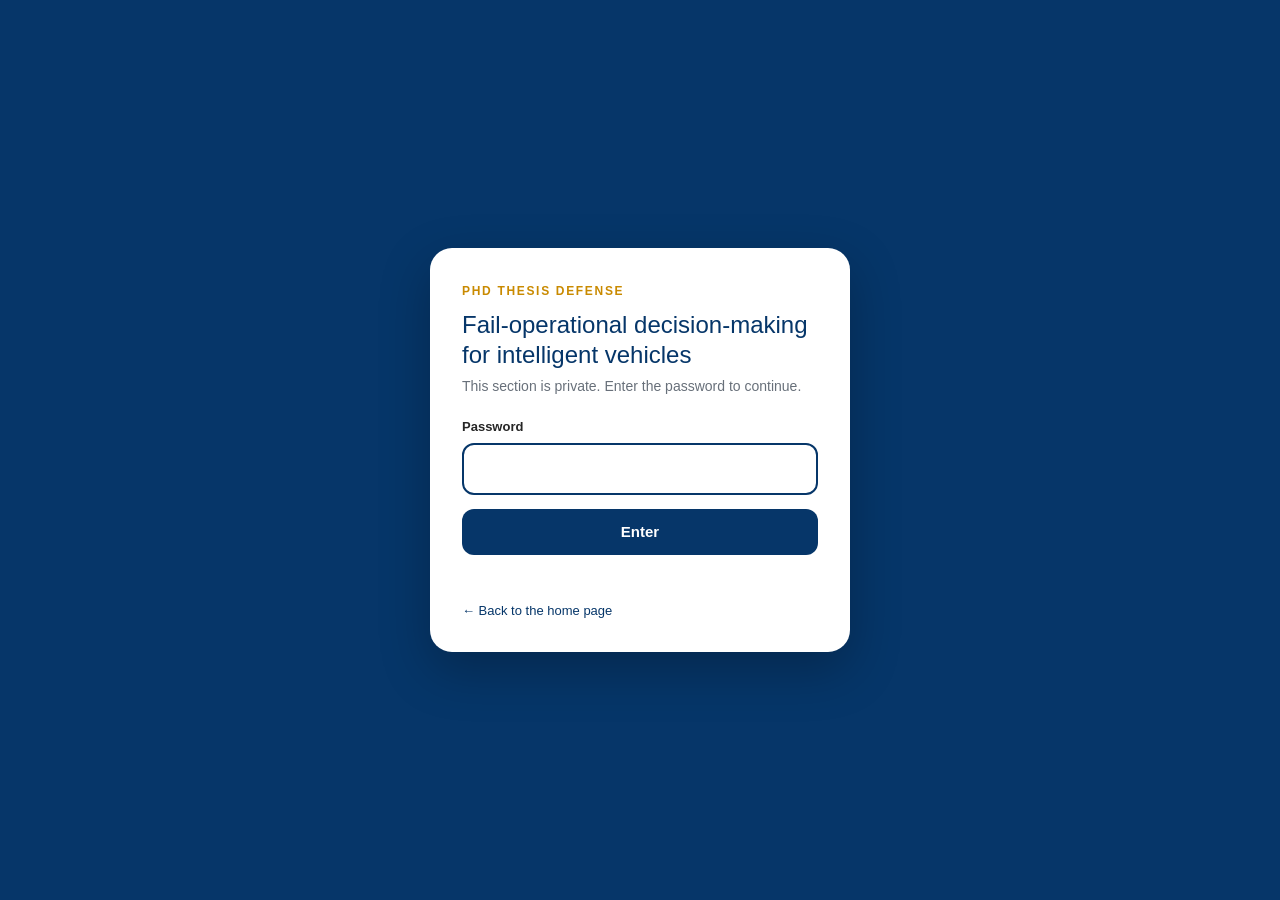
<file: defense/index.html>
<!DOCTYPE html><html lang="en" class="dark" data-astro-cid-uknzfk7s> <head><meta charset="utf-8"><meta name="viewport" content="width=device-width"><meta name="robots" content="noindex"><script src="/defense/gate.js"></script><meta name="description" content="Animations of the PhD defense of Rhandy Cardenas: fail-operational decision-making for intelligent vehicles."><title>Thesis defense · Rhandy Cardenas</title><link rel="icon" type="image/png" sizes="192x192" href="/favicon.png"><link rel="shortcut icon" href="/favicon.ico"><link rel="preconnect" href="https://fonts.googleapis.com"><link rel="preconnect" href="https://fonts.gstatic.com" crossorigin><link href="https://fonts.googleapis.com/css2?family=IBM+Plex+Mono:wght@400;500;600;700&display=swap" rel="stylesheet"><link rel="stylesheet" href="/_astro/defense.CQtnBji9.css">
<link rel="stylesheet" href="/_astro/defense.CpDO8puA.css"></head> <body data-astro-cid-uknzfk7s> <header id="header" class="sticky top-0 z-50 border-b border-[#334155]/60 bg-[#0a0f1e]/95 backdrop-blur-md" data-astro-cid-3ef6ksr2> <nav aria-label="Main navigation" class="relative max-w-6xl mx-auto px-6 py-4" data-astro-cid-3ef6ksr2> <ul class="flex flex-wrap items-center justify-center gap-x-5 gap-y-3 md:gap-x-8 text-xs md:text-sm" data-astro-cid-3ef6ksr2> <li data-astro-cid-3ef6ksr2><a href="/#experience" class="text-[#cbd5e1] hover:text-[#60a5fa] transition-colors" data-astro-cid-3ef6ksr2>Experience</a></li><li data-astro-cid-3ef6ksr2><a href="/#about" class="text-[#cbd5e1] hover:text-[#60a5fa] transition-colors" data-astro-cid-3ef6ksr2>Expertise</a></li><li data-astro-cid-3ef6ksr2><details data-project-menu class="project-menu" data-astro-cid-3ef6ksr2> <summary class="flex cursor-pointer list-none items-center gap-2 text-[#cbd5e1] hover:text-[#60a5fa] focus-visible:outline-2 focus-visible:outline-[#60a5fa] [&::-webkit-details-marker]:hidden" data-astro-cid-3ef6ksr2>Projects <svg class="project-chevron" aria-hidden="true" width="12" height="12" viewBox="0 0 16 16" fill="none" data-astro-cid-3ef6ksr2><path d="m3 6 5 5 5-5" stroke="currentColor" stroke-width="1.5" data-astro-cid-3ef6ksr2></path></svg></summary> <div class="project-panel" data-astro-cid-3ef6ksr2> <a href="/#academic-projects" class="project-overview" data-astro-cid-3ef6ksr2>Explore all projects <span aria-hidden="true" data-astro-cid-3ef6ksr2>→</span></a> <ul class="project-list" data-astro-cid-3ef6ksr2><li data-astro-cid-3ef6ksr2><a href="/projects/quadruped-mine-exploration/" class="project-option" data-astro-cid-3ef6ksr2><span data-astro-cid-3ef6ksr2><span class="project-name" data-astro-cid-3ef6ksr2>Quadruped Robot for Underground Mine Exploration</span><span class="project-category" data-astro-cid-3ef6ksr2>Robotics · Technical supervision</span></span><span class="project-arrow" aria-hidden="true" data-astro-cid-3ef6ksr2>↗</span></a></li><li data-astro-cid-3ef6ksr2><a href="/projects/iut-cachan-robotics/" class="project-option" data-astro-cid-3ef6ksr2><span data-astro-cid-3ef6ksr2><span class="project-name" data-astro-cid-3ef6ksr2>National IUT Robotics Competition · Cachan</span><span class="project-category" data-astro-cid-3ef6ksr2>Robotics · Embedded systems</span></span><span class="project-arrow" aria-hidden="true" data-astro-cid-3ef6ksr2>↗</span></a></li><li data-astro-cid-3ef6ksr2><a href="/projects/utac-challenge-2024/" class="project-option" data-astro-cid-3ef6ksr2><span data-astro-cid-3ef6ksr2><span class="project-name" data-astro-cid-3ef6ksr2>UTAC Challenge 2024</span><span class="project-category" data-astro-cid-3ef6ksr2>Autonomous driving · Mentoring</span></span><span class="project-arrow" aria-hidden="true" data-astro-cid-3ef6ksr2>↗</span></a></li><li data-astro-cid-3ef6ksr2><a href="/projects/fuzzy-system-carla/" class="project-option" data-astro-cid-3ef6ksr2><span data-astro-cid-3ef6ksr2><span class="project-name" data-astro-cid-3ef6ksr2>Fuzzy System for CARLA</span><span class="project-category" data-astro-cid-3ef6ksr2>Decision-making · Open source</span></span><span class="project-arrow" aria-hidden="true" data-astro-cid-3ef6ksr2>↗</span></a></li><li data-astro-cid-3ef6ksr2><a href="/projects/ieee-vams-2025/" class="project-option" data-astro-cid-3ef6ksr2><span data-astro-cid-3ef6ksr2><span class="project-name" data-astro-cid-3ef6ksr2>IEEE VAMS 2025 · Organizing Committee</span><span class="project-category" data-astro-cid-3ef6ksr2>Autonomous systems · Community</span></span><span class="project-arrow" aria-hidden="true" data-astro-cid-3ef6ksr2>↗</span></a></li></ul> </div> </details></li><li data-astro-cid-3ef6ksr2><a href="/#publications" class="text-[#cbd5e1] hover:text-[#60a5fa] transition-colors" data-astro-cid-3ef6ksr2>Publications</a></li><li data-astro-cid-3ef6ksr2><a href="/#engagement" class="text-[#cbd5e1] hover:text-[#60a5fa] transition-colors" data-astro-cid-3ef6ksr2>Engagement</a></li><li data-astro-cid-3ef6ksr2><a href="/#education" class="text-[#cbd5e1] hover:text-[#60a5fa] transition-colors" data-astro-cid-3ef6ksr2>Education</a></li><li data-astro-cid-3ef6ksr2><a href="/#credentials" class="text-[#cbd5e1] hover:text-[#60a5fa] transition-colors" data-astro-cid-3ef6ksr2>Courses</a></li> <li class="xl:hidden" data-astro-cid-3ef6ksr2><a href="/defense/" aria-current="page" class="defense-tab inline-flex" data-astro-cid-3ef6ksr2>Thesis defense</a></li> </ul> <a href="/defense/" aria-current="page" class="defense-tab defense-tab-corner hidden xl:inline-flex" data-astro-cid-3ef6ksr2>Thesis defense</a> </nav> </header>  <script type="module">const e=document.querySelector("[data-project-menu]");if(e){const o=()=>{const t=e.querySelector(".project-panel");if(!e.open||!t)return;const n=e.getBoundingClientRect(),a=Math.max(16,Math.min(n.left,document.documentElement.clientWidth-t.offsetWidth-16));e.style.setProperty("--panel-offset",`${a-n.left}px`),t.style.maxHeight=`${Math.max(80,Math.min(window.innerHeight*.7,window.innerHeight-n.bottom-32))}px`};e.addEventListener("toggle",o),window.addEventListener("resize",o),document.addEventListener("click",t=>{t.target instanceof Node&&!e.contains(t.target)&&(e.open=!1),t.target instanceof Element&&t.target.closest("[data-project-menu] a")&&(e.open=!1)}),document.addEventListener("keydown",t=>{t.key==="Escape"&&e.open&&(e.open=!1,e.querySelector("summary")?.focus())}),e.addEventListener("focusout",()=>{requestAnimationFrame(()=>{e.contains(document.activeElement)||(e.open=!1)})})}</script> <div class="border-b border-[#334155]" data-astro-cid-uknzfk7s> <nav aria-label="Page navigation" class="max-w-6xl mx-auto px-6 py-5 flex flex-wrap justify-between gap-4 text-sm" data-astro-cid-uknzfk7s> <a href="/" class="font-semibold text-[#e2e8f0] hover:text-[#60a5fa]" data-astro-cid-uknzfk7s>Rhandy Cardenas</a> <a href="/" class="text-[#60a5fa] hover:underline" data-astro-cid-uknzfk7s>← Home</a> </nav> </div> <main class="max-w-6xl mx-auto px-6 py-10 md:py-14" data-astro-cid-uknzfk7s> <p class="text-xs uppercase tracking-widest text-[#60a5fa]" data-astro-cid-uknzfk7s>PhD thesis defense</p> <h1 class="mt-4 text-2xl md:text-4xl font-bold leading-tight max-w-4xl" data-astro-cid-uknzfk7s>Fail-operational decision-making for intelligent vehicles</h1> <a href="/defense/presentation/" class="talk-card mt-8" data-astro-cid-uknzfk7s> <span class="talk-kicker" data-astro-cid-uknzfk7s>Final presentation</span> <span class="talk-title" data-astro-cid-uknzfk7s>The full defense presentation, contribution by contribution</span> <span class="talk-text" data-astro-cid-uknzfk7s>A short introduction, then one part per contribution with its related work, method and results. The animations and the use-case videos sit where they belong, with links between parts, an appendix and a presenter view.</span> <span class="talk-go" data-astro-cid-uknzfk7s>Open the presentation →</span> </a> <p class="mt-10 text-sm text-[#94a3b8] leading-relaxed max-w-3xl" data-astro-cid-uknzfk7s>
The animations alone, played part by part. Click the animation, use the buttons below it, or press → or Space,
        for the next part; ← goes back. Each part stops on its last frame.
</p> <div class="mt-10 grid lg:grid-cols-[260px_minmax(0,1fr)] gap-8" data-astro-cid-uknzfk7s> <nav aria-label="Animations" data-astro-cid-uknzfk7s> <ol class="grid sm:grid-cols-2 lg:grid-cols-1 gap-2" id="anim-list" data-astro-cid-uknzfk7s> <li data-astro-cid-uknzfk7s> <button type="button" class="anim-choice" data-anim="0" aria-current="false" data-astro-cid-uknzfk7s> <span class="anim-index" data-astro-cid-uknzfk7s>1</span> <span class="min-w-0" data-astro-cid-uknzfk7s> <span class="anim-section" data-astro-cid-uknzfk7s>Context and problem</span> <span class="anim-title" data-astro-cid-uknzfk7s>Why the ODD must enter the decision</span> </span> </button> </li><li data-astro-cid-uknzfk7s> <button type="button" class="anim-choice" data-anim="1" aria-current="false" data-astro-cid-uknzfk7s> <span class="anim-index" data-astro-cid-uknzfk7s>2</span> <span class="min-w-0" data-astro-cid-uknzfk7s> <span class="anim-section" data-astro-cid-uknzfk7s>Decisional capability</span> <span class="anim-title" data-astro-cid-uknzfk7s>The Maneuver Capability Estimator</span> </span> </button> </li><li data-astro-cid-uknzfk7s> <button type="button" class="anim-choice" data-anim="2" aria-current="false" data-astro-cid-uknzfk7s> <span class="anim-index" data-astro-cid-uknzfk7s>3</span> <span class="min-w-0" data-astro-cid-uknzfk7s> <span class="anim-section" data-astro-cid-uknzfk7s>Decisional capability · Sense skill</span> <span class="anim-title" data-astro-cid-uknzfk7s>What distance to keep behind the front vehicle</span> </span> </button> </li><li data-astro-cid-uknzfk7s> <button type="button" class="anim-choice" data-anim="3" aria-current="false" data-astro-cid-uknzfk7s> <span class="anim-index" data-astro-cid-uknzfk7s>4</span> <span class="min-w-0" data-astro-cid-uknzfk7s> <span class="anim-section" data-astro-cid-uknzfk7s>Decisional capability · Sense skill</span> <span class="anim-title" data-astro-cid-uknzfk7s>The lane change window closes in the fog</span> </span> </button> </li><li data-astro-cid-uknzfk7s> <button type="button" class="anim-choice" data-anim="4" aria-current="false" data-astro-cid-uknzfk7s> <span class="anim-index" data-astro-cid-uknzfk7s>5</span> <span class="min-w-0" data-astro-cid-uknzfk7s> <span class="anim-section" data-astro-cid-uknzfk7s>ODD-constrained MDP</span> <span class="anim-title" data-astro-cid-uknzfk7s>The search tree of the ODD-MDP</span> </span> </button> </li><li data-astro-cid-uknzfk7s> <button type="button" class="anim-choice" data-anim="5" aria-current="false" data-astro-cid-uknzfk7s> <span class="anim-index" data-astro-cid-uknzfk7s>6</span> <span class="min-w-0" data-astro-cid-uknzfk7s> <span class="anim-section" data-astro-cid-uknzfk7s>ODD-constrained POMDP</span> <span class="anim-title" data-astro-cid-uknzfk7s>The belief and the ODD-constrained Monte Carlo search</span> </span> </button> </li> </ol> </nav> <section aria-labelledby="anim-heading" class="min-w-0" data-astro-cid-uknzfk7s> <div class="player" id="player" data-astro-cid-uknzfk7s> <video id="vid" playsinline muted preload="auto" aria-label="Animation: click to play the next part" data-astro-cid-uknzfk7s></video> <button type="button" class="fs-button" id="fs" aria-label="Full screen" title="Full screen (F)" data-astro-cid-uknzfk7s> <svg aria-hidden="true" width="18" height="18" viewBox="0 0 24 24" fill="none" stroke="currentColor" stroke-width="2" data-astro-cid-uknzfk7s><path d="M4 9V4h5M15 4h5v5M20 15v5h-5M9 20H4v-5" data-astro-cid-uknzfk7s></path></svg> </button> </div> <div class="steps" aria-label="Parts of the animation" data-astro-cid-uknzfk7s> <button type="button" class="step-btn" id="step-prev" aria-label="Previous part" title="Previous part (←)" data-astro-cid-uknzfk7s> <svg aria-hidden="true" width="18" height="18" viewBox="0 0 24 24" fill="none" stroke="currentColor" stroke-width="3" stroke-linecap="round" stroke-linejoin="round" data-astro-cid-uknzfk7s><path d="M15 5l-7 7 7 7" data-astro-cid-uknzfk7s></path></svg> </button> <div class="step-info" data-astro-cid-uknzfk7s><span class="step-count" id="step-count" data-astro-cid-uknzfk7s></span><span class="step-name" id="step-name" data-astro-cid-uknzfk7s></span></div> <button type="button" class="step-btn" id="step-next" aria-label="Next part" title="Next part (→)" data-astro-cid-uknzfk7s> <svg aria-hidden="true" width="18" height="18" viewBox="0 0 24 24" fill="none" stroke="currentColor" stroke-width="3" stroke-linecap="round" stroke-linejoin="round" data-astro-cid-uknzfk7s><path d="M9 5l7 7-7 7" data-astro-cid-uknzfk7s></path></svg> </button> </div> <p class="mt-3 text-xs text-[#64748b]" data-astro-cid-uknzfk7s>→ / Space / click: next part · ← : back · F: full screen · 1–6: choose an animation</p> <p class="mt-6 text-xs uppercase tracking-wider text-[#60a5fa]" id="anim-section" data-astro-cid-uknzfk7s></p> <h2 id="anim-heading" class="mt-2 text-xl md:text-2xl font-semibold" data-astro-cid-uknzfk7s></h2> <p id="anim-summary" class="mt-3 text-sm text-[#b8c5d8] leading-relaxed max-w-3xl" data-astro-cid-uknzfk7s></p> <ol class="mt-6 grid sm:grid-cols-2 xl:grid-cols-3 gap-2" id="parts" aria-label="Parts" data-astro-cid-uknzfk7s></ol> </section> </div> </main> <footer class="border-t border-[#334155] px-6 py-8 text-center text-xs text-[#94a3b8]" data-astro-cid-uknzfk7s>Rhandy Cardenas · Research, engineering & autonomous systems</footer>  <script>(function(){const animations = [{"id":"problem","section":"Context and problem","title":"Why the ODD must enter the decision","summary":"Each decision is admissible when it is taken, yet the sequence can leave no fallback. Anticipating the loss of capability, the policy can always lead the vehicle to a minimal risk condition.","src":"/videos/defense/problem.mp4?v=4","duration":36,"parts":[[0,"Each decision is checked when it is taken"],[9,"Yet the sequence leaves no fallback"],[16,"Anticipate the loss of capability"],[25.5,"Fail-operational: a minimal risk condition always within reach"]]},{"id":"mce","section":"Decisional capability","title":"The Maneuver Capability Estimator","summary":"Each maneuver relies on a graph of skills. A change of context removes only the maneuvers that need the lost skill, and every loss is traced back to it.","src":"/videos/defense/mce.mp4","duration":51.5,"parts":[[0,"Each maneuver relies on its own skill graph"],[12.5,"A maneuver is ensured when all its skills are fulfilled"],[21,"A change of context affects only the maneuvers that need the skill"],[32.5,"A shared skill is lost: every maneuver that needs it is lost"],[44.5,"Every loss is traced back to a change of context"]]},{"id":"rss","section":"Decisional capability · Sense skill","title":"What distance to keep behind the front vehicle","summary":"The safe distance of RSS: enough to stop in time, and enough for the ACC to settle in smoothly behind a vehicle that slows down.","src":"/videos/defense/rss.mp4","duration":27.6,"parts":[[0,"How much distance to stop in time?"],[16.91,"How much distance to settle in smoothly behind it?"]]},{"id":"window","section":"Decisional capability · Sense skill","title":"The lane change window closes in the fog","summary":"The perception range required in three zones defines a speed window for the lane change. Fog narrows it until it closes, while keeping the lane remains ensured.","src":"/videos/defense/window.mp4?v=2","duration":53,"parts":[[0,"Required perception range: one RSS rule, three zones"],[6,"Speed trades the rear zone against the front zones"],[14.5,"Above both curves, the lane change is ensured"],[18.5,"Fog shrinks the envelope: the speed window narrows"],[27,"Too slow or too fast: a zone is no longer covered"],[36,"Below a visibility limit: Keep Lane ensured, lane change not ensured"],[46.5,"Uncertainty on the traffic speed: the limit rises"]]},{"id":"search","section":"ODD-constrained MDP","title":"The search tree of the ODD-MDP","summary":"Every action leads to a predicted state, and the MCE checks it: a state outside the ODD is not expanded, so none of its futures is computed. The search narrows like a funnel, the best ensured sequence is selected, and the search starts again after each action.","src":"/videos/defense/search.mp4?v=3","duration":49.57,"parts":[[0,"Deciding means exploring possible futures"],[5,"The MCE checks every predicted state"],[13.4,"Only ensured states are expanded, up to the horizon"],[21.6,"What we gain: no time spent beyond the ODD"],[31.4,"Among the ensured futures, the best sequence"],[38.6,"Execute the first action, then explore again"]]},{"id":"pomcp","section":"ODD-constrained POMDP","title":"The belief and the ODD-constrained Monte Carlo search","summary":"Under uncertainty the state becomes a belief over particles. An action is ensured when a share τ of them ensures it, and the search explores only ensured actions.","src":"/videos/defense/pomcp.mp4","duration":74.15,"parts":[[0,"Under uncertainty, the current state becomes a belief"],[19,"An action is ensured when a share τ of the particles ensures it"],[30.6,"Monte Carlo search: one simulation at a time"],[46,"Many simulations: the tree grows where it matters"],[59.37,"Execute the best ensured action, rebuild the belief, search again"]]}];

      const vid = document.getElementById("vid");
      const player = document.getElementById("player");
      const partsList = document.getElementById("parts");
      const choices = Array.from(document.querySelectorAll("[data-anim]"));
      const EPS = 1 / 60;
      let anim = 0;          // selected animation
      let cur = -1;          // current part, -1 = first frame before part 1
      let playing = false;
      let stopAt = 0;
      let partButtons = [];

      const A = () => animations[anim];
      const startOf = (i) => A().parts[i][0];
      const endOf = (i) => (i + 1 < A().parts.length ? A().parts[i + 1][0]
                                                     : (vid.duration || A().duration)) - 2 * EPS;

      const stepPrev = document.getElementById("step-prev");
      const stepNext = document.getElementById("step-next");
      function markParts() {
        partButtons.forEach((b, i) => b.setAttribute("aria-current", i === cur ? "true" : "false"));
        const n = A().parts.length;
        document.getElementById("step-count").textContent = cur < 0 ? `Ready · ${n} parts` : `Part ${cur + 1} / ${n}`;
        document.getElementById("step-name").textContent = cur < 0 ? "Press → or the button to play part 1" : A().parts[cur][1];
        stepPrev.disabled = cur < 0;
        stepNext.disabled = cur >= n - 1 && !playing;
      }

      function select(k, focusList) {
        if (k < 0 || k >= animations.length) return;
        anim = k; cur = -1; playing = false;
        vid.pause();
        vid.src = A().src;
        vid.load();
        choices.forEach((c, i) => c.setAttribute("aria-current", i === k ? "true" : "false"));
        document.getElementById("anim-section").textContent = A().section;
        document.getElementById("anim-heading").textContent = A().title;
        document.getElementById("anim-summary").textContent = A().summary;
        partsList.innerHTML = "";
        partButtons = A().parts.map(([, name], i) => {
          const li = document.createElement("li");
          const b = document.createElement("button");
          b.type = "button";
          b.className = "part-choice";
          b.innerHTML = '<span class="part-label"></span><span class="part-name"></span>';
          b.querySelector(".part-label").textContent = "Part " + (i + 1);
          b.querySelector(".part-name").textContent = name;
          b.addEventListener("click", () => { b.blur(); playPart(i); });
          li.appendChild(b);
          partsList.appendChild(li);
          return b;
        });
        markParts();
        if (history.replaceState) history.replaceState(null, "", "#" + A().id);
        if (focusList) choices[k].focus();
      }

      // stop exactly on the last frame of the part
      function watch() {
        if (!playing) return;
        if (vid.currentTime >= stopAt) {
          vid.pause();
          vid.currentTime = stopAt;
          playing = false;
          markParts();
          return;
        }
        requestAnimationFrame(watch);
      }

      function playPart(i) {
        if (i < 0 || i >= A().parts.length) return;
        cur = i;
        stopAt = endOf(i);
        vid.currentTime = startOf(i) + EPS;
        playing = true;
        vid.play().then(() => requestAnimationFrame(watch)).catch(() => { playing = false; });
        markParts();
      }

      function next() {
        if (playing) {               // a click during a part completes it, as in a slide show
          playing = false;
          vid.pause();
          vid.currentTime = stopAt;
          markParts();
          return;
        }
        if (cur + 1 < A().parts.length) playPart(cur + 1);
      }

      // back: show at once the state before the current part
      function prev() {
        playing = false;
        vid.pause();
        if (cur <= 0) {
          cur = -1;
          vid.currentTime = 0;
        } else {
          cur -= 1;
          vid.currentTime = endOf(cur);
        }
        markParts();
      }

      function fullscreen() {
        if (document.fullscreenElement) { document.exitFullscreen(); return; }
        const req = player.requestFullscreen || player.webkitRequestFullscreen;
        if (req) Promise.resolve(req.call(player)).catch(() => {});
      }

      choices.forEach((c, i) => c.addEventListener("click", () => { c.blur(); select(i); }));
      vid.addEventListener("click", next);
      stepNext.addEventListener("click", () => { stepNext.blur(); next(); });
      stepPrev.addEventListener("click", () => { stepPrev.blur(); prev(); });
      vid.addEventListener("loadeddata", () => { if (cur < 0) vid.currentTime = 0; });
      document.getElementById("fs").addEventListener("click", (e) => { e.currentTarget.blur(); fullscreen(); });
      document.addEventListener("keydown", (e) => {
        if (e.altKey || e.ctrlKey || e.metaKey) return;
        if (document.documentElement.classList.contains("defense-locked")) return;
        const onButton = e.target.closest && e.target.closest("button, a");
        if (onButton && (e.key === " " || e.key === "Enter")) return;   // buttons handle their own keys
        if (["ArrowRight", "PageDown", " ", "Enter", "ArrowDown"].includes(e.key)) { e.preventDefault(); next(); }
        else if (["ArrowLeft", "PageUp", "ArrowUp"].includes(e.key)) { e.preventDefault(); prev(); }
        else if (e.key === "f" || e.key === "F") { e.preventDefault(); fullscreen(); }
        else if (/^[1-9]$/.test(e.key) && Number(e.key) <= animations.length) { e.preventDefault(); select(Number(e.key) - 1); }
      });

      // in full screen, the cursor disappears when the mouse rests
      let idleTimer = 0;
      const wake = () => {
        player.classList.remove("idle");
        clearTimeout(idleTimer);
        if (document.fullscreenElement) idleTimer = setTimeout(() => player.classList.add("idle"), 1500);
      };
      player.addEventListener("mousemove", wake);
      document.addEventListener("fullscreenchange", wake);

      // the videos load only once the password has been entered
      const fromHash = animations.findIndex((a) => "#" + a.id === location.hash);
      const whenUnlocked = window.defenseGate ? window.defenseGate.whenUnlocked : (fn) => fn();
      whenUnlocked(() => select(fromHash >= 0 ? fromHash : 0));
    })();</script> </body> </html>
</file>
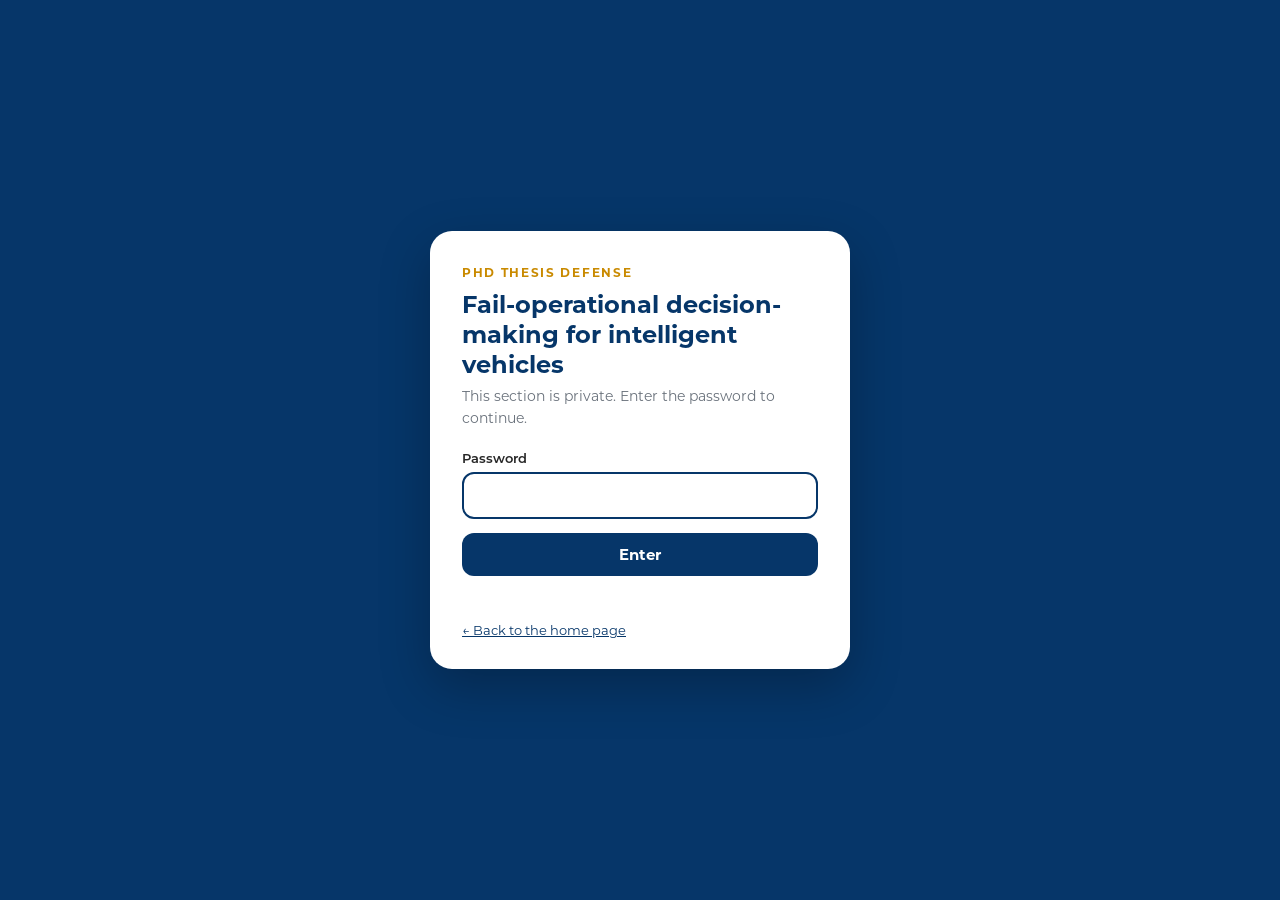
<file: defense/presentation/index.html>
<!doctype html>
<html lang="en">
<head>
<meta charset="utf-8">
<meta name="viewport" content="width=device-width, initial-scale=1">
<meta name="robots" content="noindex">
<title>PhD defense · Rhandy Cardenas</title>
<meta name="description" content="Fail-operational decision-making for intelligent vehicles: the PhD defense of Rhandy Cardenas.">
<link rel="icon" type="image/png" href="../../favicon.png">
<link rel="stylesheet" href="talk.css?v=20261128j">
<script src="../gate.js"></script>
</head>
<body>
<div id="stage" aria-live="polite"></div>
<div id="pv"></div>
<div id="overview" role="dialog" aria-label="All slides"></div>
<div id="goto"></div>
<div id="help" role="dialog" aria-label="Keyboard shortcuts"><div class="box"><h2>Presenting</h2><table>
<tr><td><kbd>→</kbd><kbd>Space</kbd><kbd>PgDn</kbd> click</td><td>next step: next scene of a video, next element, next slide</td></tr>
<tr><td><kbd>←</kbd><kbd>PgUp</kbd></td><td>previous step</td></tr>
<tr><td><kbd>O</kbd></td><td>all slides, grouped by part</td></tr>
<tr><td>number + <kbd>Enter</kbd></td><td>go to a slide</td></tr>
<tr><td><kbd>K</kbd> or the scene bar</td><td>video: pause and play; on the validation videos, move the mouse to show the bar, drag it or click a scene dot</td></tr>
<tr><td><kbd>J</kbd><kbd>L</kbd></td><td>video: five seconds back, forward</td></tr>
<tr><td><kbd>R</kbd></td><td>return after following a link (appendix)</td></tr>
<tr><td><kbd>P</kbd></td><td>presenter view in a second window: next slide, notes, timer</td></tr>
<tr><td><kbd>F</kbd></td><td>full screen</td></tr>
<tr><td><kbd>B</kbd><kbd>.</kbd></td><td>black screen</td></tr>
<tr><td><kbd>Home</kbd><kbd>End</kbd></td><td>first slide, last main slide</td></tr>
<tr><td><kbd>C</kbd> or 💬</td><td>comment mode: click to comment a point, drag to circle an area, select text and right-click to highlight and comment it; comments are listed on the right</td></tr>
</table></div></div>
<script>
  // the slides load only once the password has been entered
  window.defenseGate.whenUnlocked(function () {
    var load = function (src, next) { var e = document.createElement("script"); e.src = src; e.onload = next; document.body.appendChild(e); };
    var v = "?v=20261128j";  // bump to refresh the browser caches after a change
    load("slides.js" + v, function () { load("talk.js" + v, function () { load("review.js" + v); }); });
  });
</script>
</body>
</html>
</file>
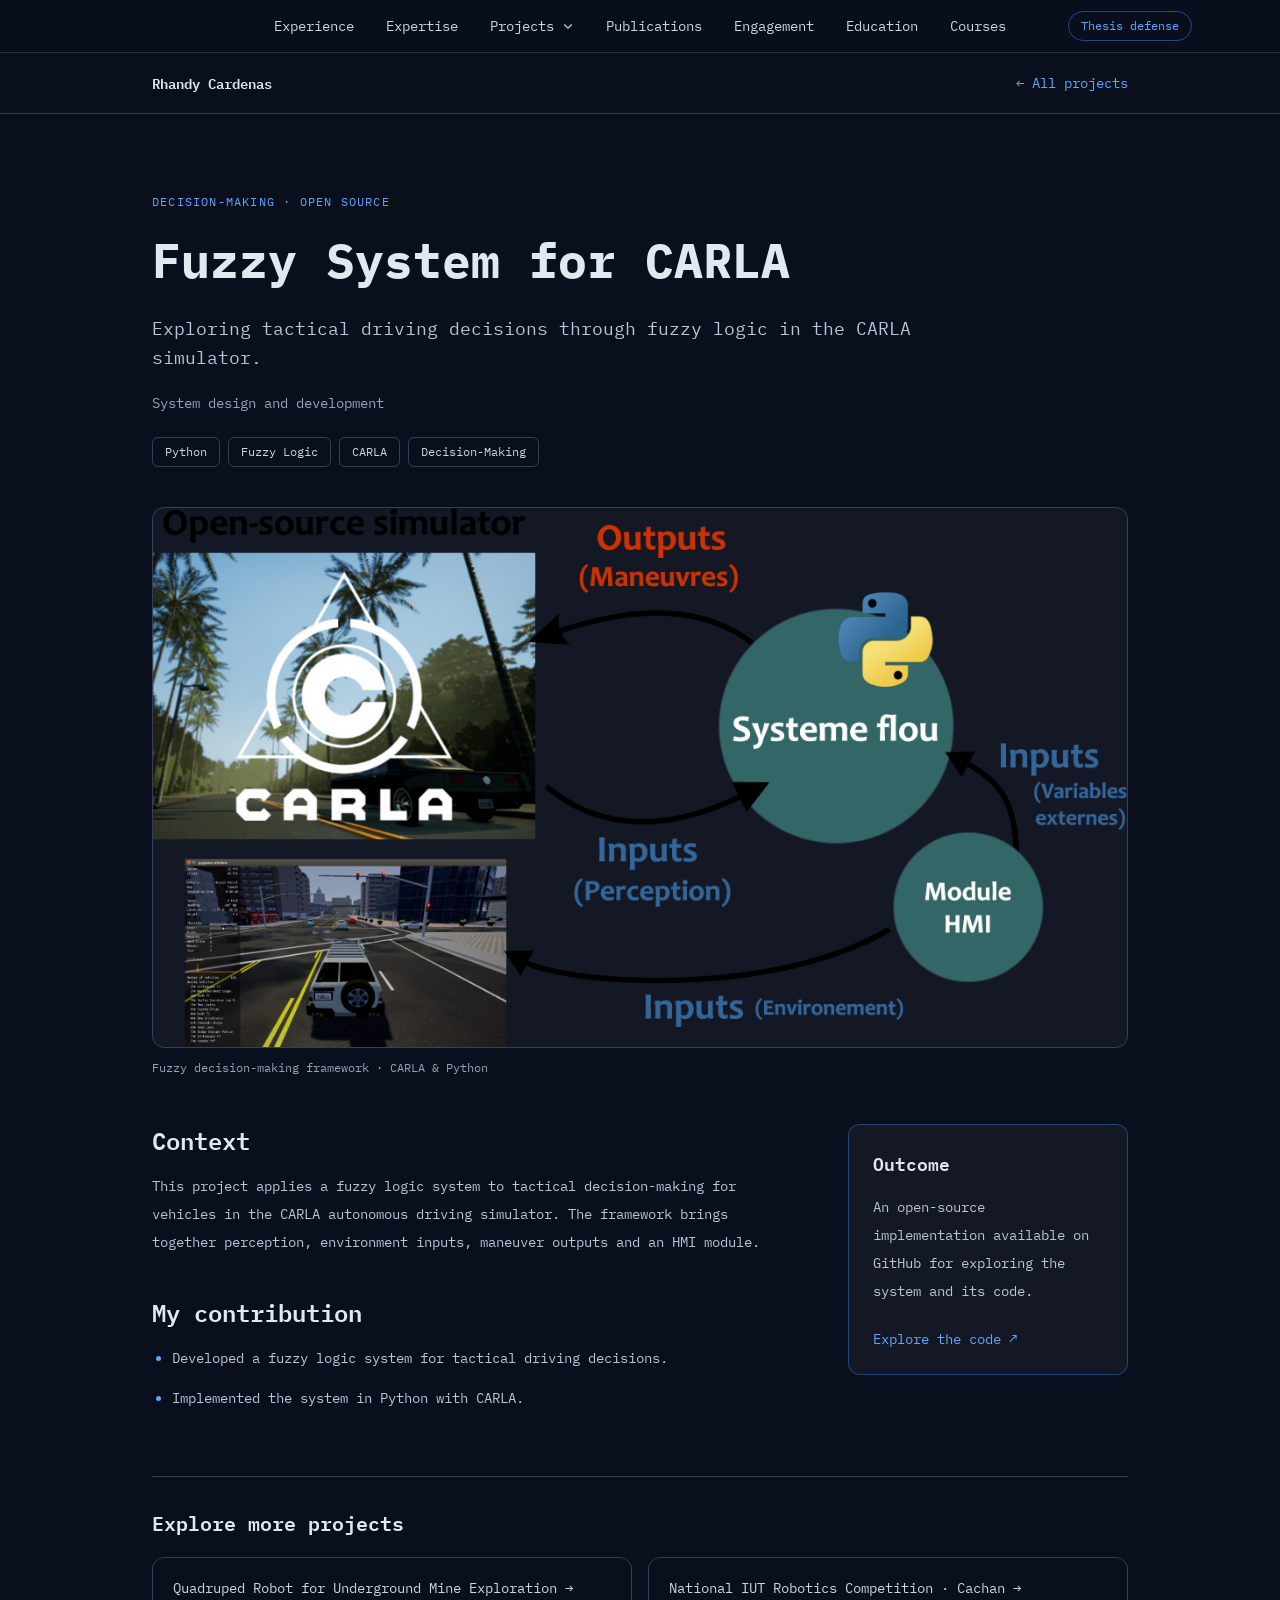
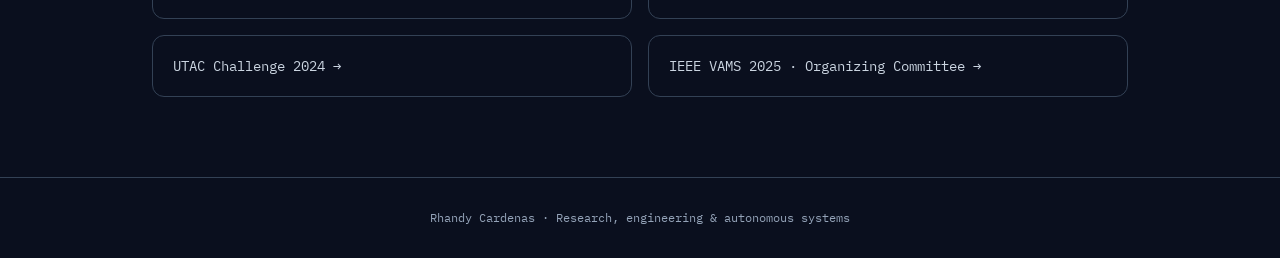
<file: projects/fuzzy-system-carla/index.html>
<!DOCTYPE html><html lang="en" class="dark"> <head><meta charset="utf-8"><meta name="viewport" content="width=device-width"><meta name="description" content="Exploring tactical driving decisions through fuzzy logic in the CARLA simulator."><title>Fuzzy System for CARLA · Rhandy Cardenas</title><link rel="icon" type="image/png" sizes="192x192" href="/favicon.png"><link rel="shortcut icon" href="/favicon.ico"><link rel="preconnect" href="https://fonts.googleapis.com"><link rel="preconnect" href="https://fonts.gstatic.com" crossorigin><link href="https://fonts.googleapis.com/css2?family=IBM+Plex+Mono:wght@400;500;600;700&display=swap" rel="stylesheet"><link rel="stylesheet" href="/_astro/defense.CQtnBji9.css"></head> <body> <header id="header" class="sticky top-0 z-50 border-b border-[#334155]/60 bg-[#0a0f1e]/95 backdrop-blur-md" data-astro-cid-3ef6ksr2> <nav aria-label="Main navigation" class="relative max-w-6xl mx-auto px-6 py-4" data-astro-cid-3ef6ksr2> <ul class="flex flex-wrap items-center justify-center gap-x-5 gap-y-3 md:gap-x-8 text-xs md:text-sm" data-astro-cid-3ef6ksr2> <li data-astro-cid-3ef6ksr2><a href="/#experience" class="text-[#cbd5e1] hover:text-[#60a5fa] transition-colors" data-astro-cid-3ef6ksr2>Experience</a></li><li data-astro-cid-3ef6ksr2><a href="/#about" class="text-[#cbd5e1] hover:text-[#60a5fa] transition-colors" data-astro-cid-3ef6ksr2>Expertise</a></li><li data-astro-cid-3ef6ksr2><details data-project-menu class="project-menu" data-astro-cid-3ef6ksr2> <summary class="flex cursor-pointer list-none items-center gap-2 text-[#cbd5e1] hover:text-[#60a5fa] focus-visible:outline-2 focus-visible:outline-[#60a5fa] [&::-webkit-details-marker]:hidden" data-astro-cid-3ef6ksr2>Projects <svg class="project-chevron" aria-hidden="true" width="12" height="12" viewBox="0 0 16 16" fill="none" data-astro-cid-3ef6ksr2><path d="m3 6 5 5 5-5" stroke="currentColor" stroke-width="1.5" data-astro-cid-3ef6ksr2></path></svg></summary> <div class="project-panel" data-astro-cid-3ef6ksr2> <a href="/#academic-projects" class="project-overview" data-astro-cid-3ef6ksr2>Explore all projects <span aria-hidden="true" data-astro-cid-3ef6ksr2>→</span></a> <ul class="project-list" data-astro-cid-3ef6ksr2><li data-astro-cid-3ef6ksr2><a href="/projects/quadruped-mine-exploration/" class="project-option" data-astro-cid-3ef6ksr2><span data-astro-cid-3ef6ksr2><span class="project-name" data-astro-cid-3ef6ksr2>Quadruped Robot for Underground Mine Exploration</span><span class="project-category" data-astro-cid-3ef6ksr2>Robotics · Technical supervision</span></span><span class="project-arrow" aria-hidden="true" data-astro-cid-3ef6ksr2>↗</span></a></li><li data-astro-cid-3ef6ksr2><a href="/projects/iut-cachan-robotics/" class="project-option" data-astro-cid-3ef6ksr2><span data-astro-cid-3ef6ksr2><span class="project-name" data-astro-cid-3ef6ksr2>National IUT Robotics Competition · Cachan</span><span class="project-category" data-astro-cid-3ef6ksr2>Robotics · Embedded systems</span></span><span class="project-arrow" aria-hidden="true" data-astro-cid-3ef6ksr2>↗</span></a></li><li data-astro-cid-3ef6ksr2><a href="/projects/utac-challenge-2024/" class="project-option" data-astro-cid-3ef6ksr2><span data-astro-cid-3ef6ksr2><span class="project-name" data-astro-cid-3ef6ksr2>UTAC Challenge 2024</span><span class="project-category" data-astro-cid-3ef6ksr2>Autonomous driving · Mentoring</span></span><span class="project-arrow" aria-hidden="true" data-astro-cid-3ef6ksr2>↗</span></a></li><li data-astro-cid-3ef6ksr2><a href="/projects/fuzzy-system-carla/" aria-current="page" class="project-option" data-astro-cid-3ef6ksr2><span data-astro-cid-3ef6ksr2><span class="project-name" data-astro-cid-3ef6ksr2>Fuzzy System for CARLA</span><span class="project-category" data-astro-cid-3ef6ksr2>Decision-making · Open source</span></span><span class="project-arrow" aria-hidden="true" data-astro-cid-3ef6ksr2>↗</span></a></li><li data-astro-cid-3ef6ksr2><a href="/projects/ieee-vams-2025/" class="project-option" data-astro-cid-3ef6ksr2><span data-astro-cid-3ef6ksr2><span class="project-name" data-astro-cid-3ef6ksr2>IEEE VAMS 2025 · Organizing Committee</span><span class="project-category" data-astro-cid-3ef6ksr2>Autonomous systems · Community</span></span><span class="project-arrow" aria-hidden="true" data-astro-cid-3ef6ksr2>↗</span></a></li></ul> </div> </details></li><li data-astro-cid-3ef6ksr2><a href="/#publications" class="text-[#cbd5e1] hover:text-[#60a5fa] transition-colors" data-astro-cid-3ef6ksr2>Publications</a></li><li data-astro-cid-3ef6ksr2><a href="/#engagement" class="text-[#cbd5e1] hover:text-[#60a5fa] transition-colors" data-astro-cid-3ef6ksr2>Engagement</a></li><li data-astro-cid-3ef6ksr2><a href="/#education" class="text-[#cbd5e1] hover:text-[#60a5fa] transition-colors" data-astro-cid-3ef6ksr2>Education</a></li><li data-astro-cid-3ef6ksr2><a href="/#credentials" class="text-[#cbd5e1] hover:text-[#60a5fa] transition-colors" data-astro-cid-3ef6ksr2>Courses</a></li> <li class="xl:hidden" data-astro-cid-3ef6ksr2><a href="/defense/" class="defense-tab inline-flex" data-astro-cid-3ef6ksr2>Thesis defense</a></li> </ul> <a href="/defense/" class="defense-tab defense-tab-corner hidden xl:inline-flex" data-astro-cid-3ef6ksr2>Thesis defense</a> </nav> </header>  <script type="module">const e=document.querySelector("[data-project-menu]");if(e){const o=()=>{const t=e.querySelector(".project-panel");if(!e.open||!t)return;const n=e.getBoundingClientRect(),a=Math.max(16,Math.min(n.left,document.documentElement.clientWidth-t.offsetWidth-16));e.style.setProperty("--panel-offset",`${a-n.left}px`),t.style.maxHeight=`${Math.max(80,Math.min(window.innerHeight*.7,window.innerHeight-n.bottom-32))}px`};e.addEventListener("toggle",o),window.addEventListener("resize",o),document.addEventListener("click",t=>{t.target instanceof Node&&!e.contains(t.target)&&(e.open=!1),t.target instanceof Element&&t.target.closest("[data-project-menu] a")&&(e.open=!1)}),document.addEventListener("keydown",t=>{t.key==="Escape"&&e.open&&(e.open=!1,e.querySelector("summary")?.focus())}),e.addEventListener("focusout",()=>{requestAnimationFrame(()=>{e.contains(document.activeElement)||(e.open=!1)})})}</script> <div class="border-b border-[#334155]"> <nav aria-label="Project navigation" class="max-w-5xl mx-auto px-6 py-5 flex flex-wrap justify-between gap-4 text-sm"> <a href="/" class="font-semibold text-[#e2e8f0] hover:text-[#60a5fa]">Rhandy Cardenas</a> <a href="/#academic-projects" class="text-[#60a5fa] hover:underline">← All projects</a> </nav> </div> <main class="max-w-5xl mx-auto px-6 py-12 md:py-20"> <p class="text-xs uppercase tracking-widest text-[#60a5fa]">Decision-making · Open source</p> <h1 class="mt-5 text-3xl md:text-5xl font-bold leading-tight max-w-4xl">Fuzzy System for CARLA</h1> <p class="mt-6 text-lg text-[#b8c5d8] leading-relaxed max-w-3xl">Exploring tactical driving decisions through fuzzy logic in the CARLA simulator.</p> <p class="mt-5 text-sm text-[#94a3b8]">System design and development</p> <ul aria-label="Technologies and skills" class="mt-6 flex flex-wrap gap-2"> <li class="border border-[#334155] rounded-md px-3 py-1.5 text-xs text-[#cbd5e1]">Python</li><li class="border border-[#334155] rounded-md px-3 py-1.5 text-xs text-[#cbd5e1]">Fuzzy Logic</li><li class="border border-[#334155] rounded-md px-3 py-1.5 text-xs text-[#cbd5e1]">CARLA</li><li class="border border-[#334155] rounded-md px-3 py-1.5 text-xs text-[#cbd5e1]">Decision-Making</li> </ul> <figure class="mt-10"> <a href="/images/projects/fuzzy-system-carla.png" target="_blank" rel="noopener noreferrer" aria-label="Enlarge image: Fuzzy decision-making framework · CARLA &#38; Python" class="block rounded-xl border border-[#334155] bg-[#141824] overflow-hidden"> <img src="/images/projects/fuzzy-system-carla.png" alt="Overview of the CARLA fuzzy decision-making system, with perception, environment inputs, maneuver outputs, and an HMI module." width="2222" height="1230" class="w-full max-h-[560px] object-contain"> </a> <figcaption class="mt-3 text-xs text-[#94a3b8]">Fuzzy decision-making framework · CARLA &amp; Python</figcaption> </figure> <div class="mt-12 grid md:grid-cols-[minmax(0,1fr)_280px] gap-10 md:gap-14"> <div class="space-y-10"> <section aria-labelledby="context"><h2 id="context" class="text-2xl font-semibold mb-4">Context</h2><p class="text-sm text-[#b8c5d8] leading-loose">This project applies a fuzzy logic system to tactical decision-making for vehicles in the CARLA autonomous driving simulator. The framework brings together perception, environment inputs, maneuver outputs and an HMI module.</p></section> <section aria-labelledby="contribution"><h2 id="contribution" class="text-2xl font-semibold mb-4">My contribution</h2><ul class="list-disc pl-5 space-y-3 text-sm text-[#b8c5d8] leading-loose marker:text-[#60a5fa]"><li>Developed a fuzzy logic system for tactical driving decisions.</li><li>Implemented the system in Python with CARLA.</li></ul></section> </div> <aside class="self-start rounded-xl border border-[#3b82f6]/40 bg-[#141824] p-6"> <h2 class="text-lg font-semibold">Outcome</h2> <p class="mt-4 text-sm leading-loose text-[#b8c5d8]">An open-source implementation available on GitHub for exploring the system and its code.</p> <a href="https://github.com/RhandyC/FuzzySystemCarla" target="_blank" rel="noopener noreferrer" class="mt-6 inline-block text-sm text-[#60a5fa] hover:underline">Explore the code ↗</a> </aside> </div> <nav aria-label="More projects" class="mt-16 pt-8 border-t border-[#334155]"> <h2 class="text-xl font-semibold mb-5">Explore more projects</h2> <div class="grid sm:grid-cols-2 gap-4"><a href="/projects/quadruped-mine-exploration/" class="rounded-xl border border-[#334155] p-5 text-sm text-[#cbd5e1] hover:border-[#60a5fa] hover:text-[#60a5fa]">Quadruped Robot for Underground Mine Exploration →</a><a href="/projects/iut-cachan-robotics/" class="rounded-xl border border-[#334155] p-5 text-sm text-[#cbd5e1] hover:border-[#60a5fa] hover:text-[#60a5fa]">National IUT Robotics Competition · Cachan →</a><a href="/projects/utac-challenge-2024/" class="rounded-xl border border-[#334155] p-5 text-sm text-[#cbd5e1] hover:border-[#60a5fa] hover:text-[#60a5fa]">UTAC Challenge 2024 →</a><a href="/projects/ieee-vams-2025/" class="rounded-xl border border-[#334155] p-5 text-sm text-[#cbd5e1] hover:border-[#60a5fa] hover:text-[#60a5fa]">IEEE VAMS 2025 · Organizing Committee →</a></div> </nav> </main> <footer class="border-t border-[#334155] px-6 py-8 text-center text-xs text-[#94a3b8]">Rhandy Cardenas · Research, engineering & autonomous systems</footer> </body></html>
</file>
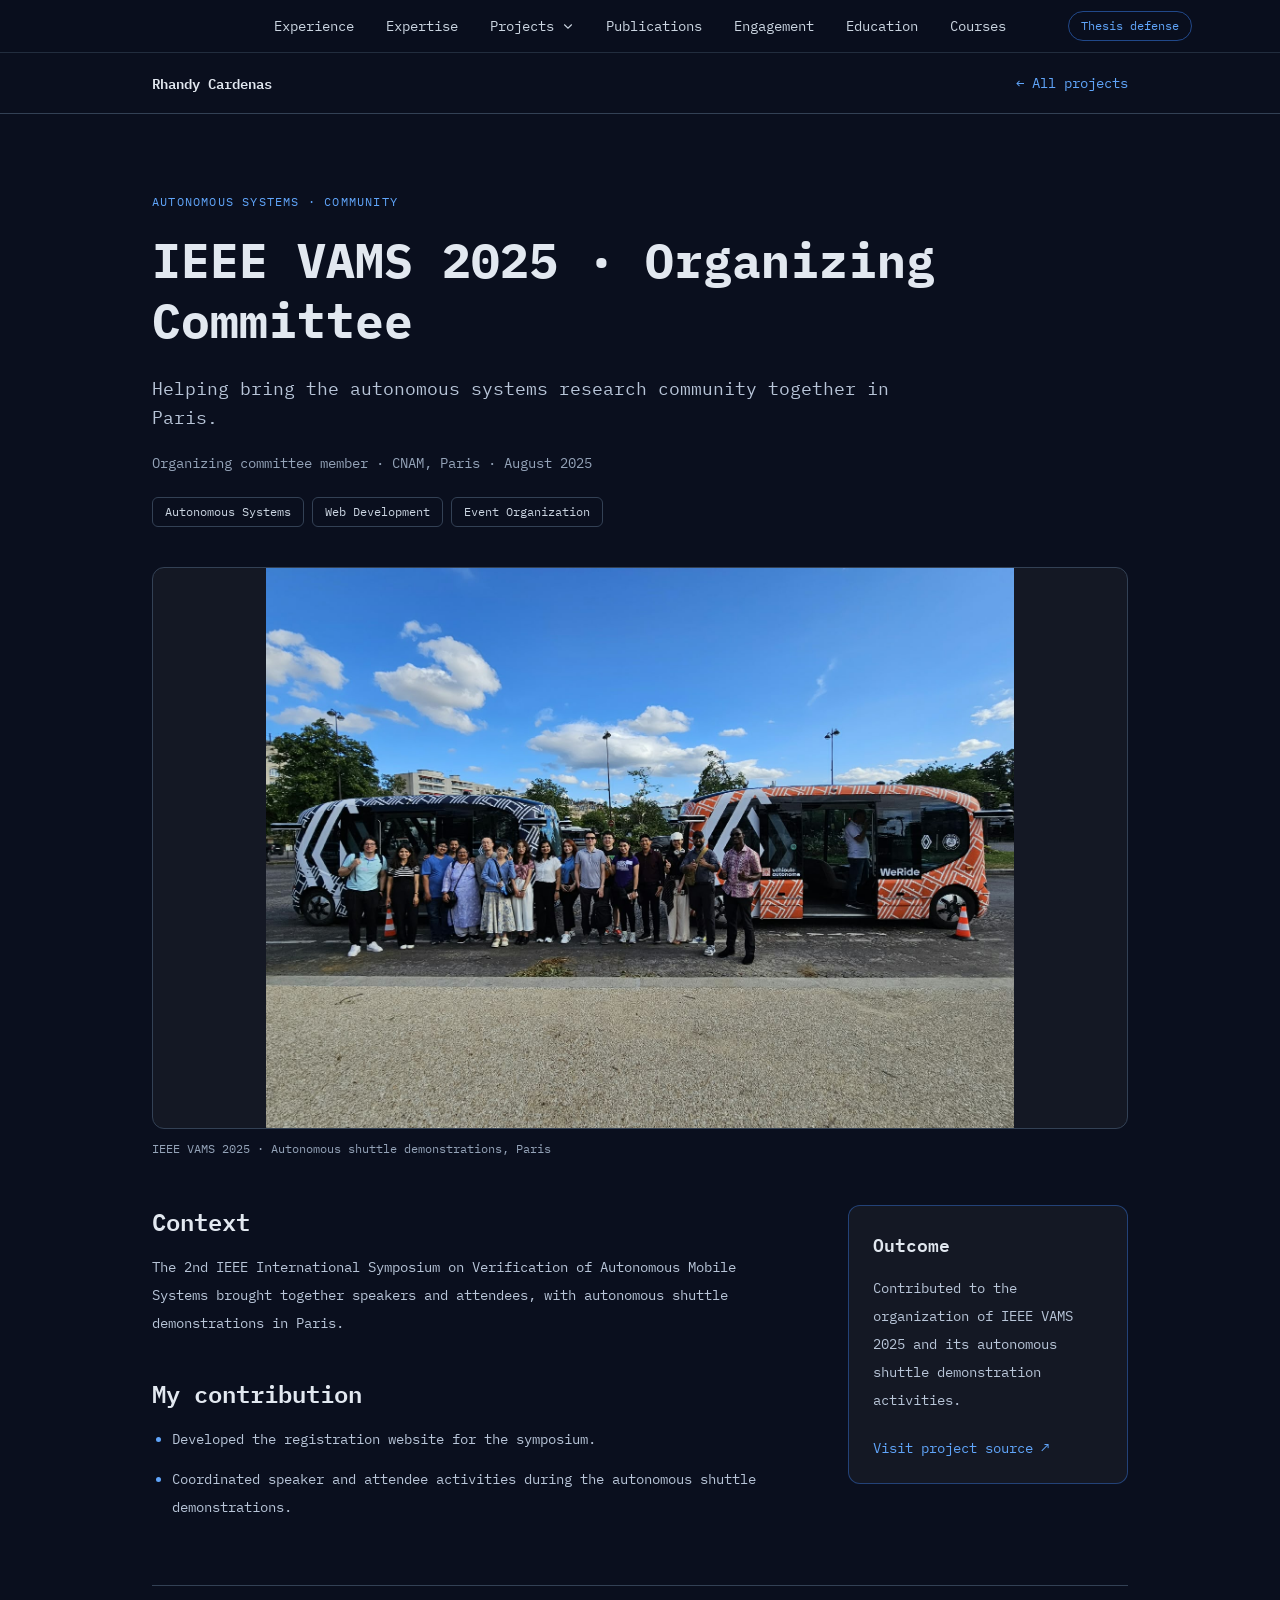
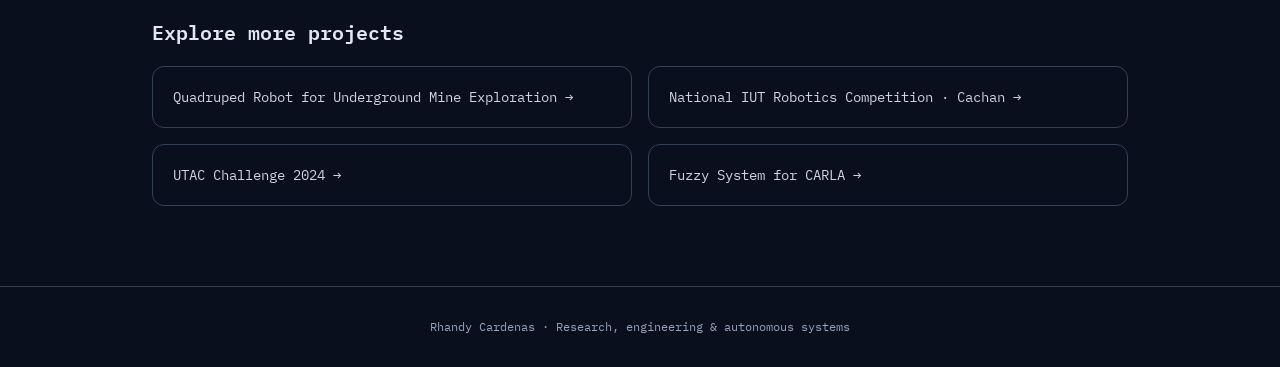
<file: projects/ieee-vams-2025/index.html>
<!DOCTYPE html><html lang="en" class="dark"> <head><meta charset="utf-8"><meta name="viewport" content="width=device-width"><meta name="description" content="Helping bring the autonomous systems research community together in Paris."><title>IEEE VAMS 2025 · Organizing Committee · Rhandy Cardenas</title><link rel="icon" type="image/png" sizes="192x192" href="/favicon.png"><link rel="shortcut icon" href="/favicon.ico"><link rel="preconnect" href="https://fonts.googleapis.com"><link rel="preconnect" href="https://fonts.gstatic.com" crossorigin><link href="https://fonts.googleapis.com/css2?family=IBM+Plex+Mono:wght@400;500;600;700&display=swap" rel="stylesheet"><link rel="stylesheet" href="/_astro/defense.CQtnBji9.css"></head> <body> <header id="header" class="sticky top-0 z-50 border-b border-[#334155]/60 bg-[#0a0f1e]/95 backdrop-blur-md" data-astro-cid-3ef6ksr2> <nav aria-label="Main navigation" class="relative max-w-6xl mx-auto px-6 py-4" data-astro-cid-3ef6ksr2> <ul class="flex flex-wrap items-center justify-center gap-x-5 gap-y-3 md:gap-x-8 text-xs md:text-sm" data-astro-cid-3ef6ksr2> <li data-astro-cid-3ef6ksr2><a href="/#experience" class="text-[#cbd5e1] hover:text-[#60a5fa] transition-colors" data-astro-cid-3ef6ksr2>Experience</a></li><li data-astro-cid-3ef6ksr2><a href="/#about" class="text-[#cbd5e1] hover:text-[#60a5fa] transition-colors" data-astro-cid-3ef6ksr2>Expertise</a></li><li data-astro-cid-3ef6ksr2><details data-project-menu class="project-menu" data-astro-cid-3ef6ksr2> <summary class="flex cursor-pointer list-none items-center gap-2 text-[#cbd5e1] hover:text-[#60a5fa] focus-visible:outline-2 focus-visible:outline-[#60a5fa] [&::-webkit-details-marker]:hidden" data-astro-cid-3ef6ksr2>Projects <svg class="project-chevron" aria-hidden="true" width="12" height="12" viewBox="0 0 16 16" fill="none" data-astro-cid-3ef6ksr2><path d="m3 6 5 5 5-5" stroke="currentColor" stroke-width="1.5" data-astro-cid-3ef6ksr2></path></svg></summary> <div class="project-panel" data-astro-cid-3ef6ksr2> <a href="/#academic-projects" class="project-overview" data-astro-cid-3ef6ksr2>Explore all projects <span aria-hidden="true" data-astro-cid-3ef6ksr2>→</span></a> <ul class="project-list" data-astro-cid-3ef6ksr2><li data-astro-cid-3ef6ksr2><a href="/projects/quadruped-mine-exploration/" class="project-option" data-astro-cid-3ef6ksr2><span data-astro-cid-3ef6ksr2><span class="project-name" data-astro-cid-3ef6ksr2>Quadruped Robot for Underground Mine Exploration</span><span class="project-category" data-astro-cid-3ef6ksr2>Robotics · Technical supervision</span></span><span class="project-arrow" aria-hidden="true" data-astro-cid-3ef6ksr2>↗</span></a></li><li data-astro-cid-3ef6ksr2><a href="/projects/iut-cachan-robotics/" class="project-option" data-astro-cid-3ef6ksr2><span data-astro-cid-3ef6ksr2><span class="project-name" data-astro-cid-3ef6ksr2>National IUT Robotics Competition · Cachan</span><span class="project-category" data-astro-cid-3ef6ksr2>Robotics · Embedded systems</span></span><span class="project-arrow" aria-hidden="true" data-astro-cid-3ef6ksr2>↗</span></a></li><li data-astro-cid-3ef6ksr2><a href="/projects/utac-challenge-2024/" class="project-option" data-astro-cid-3ef6ksr2><span data-astro-cid-3ef6ksr2><span class="project-name" data-astro-cid-3ef6ksr2>UTAC Challenge 2024</span><span class="project-category" data-astro-cid-3ef6ksr2>Autonomous driving · Mentoring</span></span><span class="project-arrow" aria-hidden="true" data-astro-cid-3ef6ksr2>↗</span></a></li><li data-astro-cid-3ef6ksr2><a href="/projects/fuzzy-system-carla/" class="project-option" data-astro-cid-3ef6ksr2><span data-astro-cid-3ef6ksr2><span class="project-name" data-astro-cid-3ef6ksr2>Fuzzy System for CARLA</span><span class="project-category" data-astro-cid-3ef6ksr2>Decision-making · Open source</span></span><span class="project-arrow" aria-hidden="true" data-astro-cid-3ef6ksr2>↗</span></a></li><li data-astro-cid-3ef6ksr2><a href="/projects/ieee-vams-2025/" aria-current="page" class="project-option" data-astro-cid-3ef6ksr2><span data-astro-cid-3ef6ksr2><span class="project-name" data-astro-cid-3ef6ksr2>IEEE VAMS 2025 · Organizing Committee</span><span class="project-category" data-astro-cid-3ef6ksr2>Autonomous systems · Community</span></span><span class="project-arrow" aria-hidden="true" data-astro-cid-3ef6ksr2>↗</span></a></li></ul> </div> </details></li><li data-astro-cid-3ef6ksr2><a href="/#publications" class="text-[#cbd5e1] hover:text-[#60a5fa] transition-colors" data-astro-cid-3ef6ksr2>Publications</a></li><li data-astro-cid-3ef6ksr2><a href="/#engagement" class="text-[#cbd5e1] hover:text-[#60a5fa] transition-colors" data-astro-cid-3ef6ksr2>Engagement</a></li><li data-astro-cid-3ef6ksr2><a href="/#education" class="text-[#cbd5e1] hover:text-[#60a5fa] transition-colors" data-astro-cid-3ef6ksr2>Education</a></li><li data-astro-cid-3ef6ksr2><a href="/#credentials" class="text-[#cbd5e1] hover:text-[#60a5fa] transition-colors" data-astro-cid-3ef6ksr2>Courses</a></li> <li class="xl:hidden" data-astro-cid-3ef6ksr2><a href="/defense/" class="defense-tab inline-flex" data-astro-cid-3ef6ksr2>Thesis defense</a></li> </ul> <a href="/defense/" class="defense-tab defense-tab-corner hidden xl:inline-flex" data-astro-cid-3ef6ksr2>Thesis defense</a> </nav> </header>  <script type="module">const e=document.querySelector("[data-project-menu]");if(e){const o=()=>{const t=e.querySelector(".project-panel");if(!e.open||!t)return;const n=e.getBoundingClientRect(),a=Math.max(16,Math.min(n.left,document.documentElement.clientWidth-t.offsetWidth-16));e.style.setProperty("--panel-offset",`${a-n.left}px`),t.style.maxHeight=`${Math.max(80,Math.min(window.innerHeight*.7,window.innerHeight-n.bottom-32))}px`};e.addEventListener("toggle",o),window.addEventListener("resize",o),document.addEventListener("click",t=>{t.target instanceof Node&&!e.contains(t.target)&&(e.open=!1),t.target instanceof Element&&t.target.closest("[data-project-menu] a")&&(e.open=!1)}),document.addEventListener("keydown",t=>{t.key==="Escape"&&e.open&&(e.open=!1,e.querySelector("summary")?.focus())}),e.addEventListener("focusout",()=>{requestAnimationFrame(()=>{e.contains(document.activeElement)||(e.open=!1)})})}</script> <div class="border-b border-[#334155]"> <nav aria-label="Project navigation" class="max-w-5xl mx-auto px-6 py-5 flex flex-wrap justify-between gap-4 text-sm"> <a href="/" class="font-semibold text-[#e2e8f0] hover:text-[#60a5fa]">Rhandy Cardenas</a> <a href="/#academic-projects" class="text-[#60a5fa] hover:underline">← All projects</a> </nav> </div> <main class="max-w-5xl mx-auto px-6 py-12 md:py-20"> <p class="text-xs uppercase tracking-widest text-[#60a5fa]">Autonomous systems · Community</p> <h1 class="mt-5 text-3xl md:text-5xl font-bold leading-tight max-w-4xl">IEEE VAMS 2025 · Organizing Committee</h1> <p class="mt-6 text-lg text-[#b8c5d8] leading-relaxed max-w-3xl">Helping bring the autonomous systems research community together in Paris.</p> <p class="mt-5 text-sm text-[#94a3b8]">Organizing committee member · CNAM, Paris · August 2025</p> <ul aria-label="Technologies and skills" class="mt-6 flex flex-wrap gap-2"> <li class="border border-[#334155] rounded-md px-3 py-1.5 text-xs text-[#cbd5e1]">Autonomous Systems</li><li class="border border-[#334155] rounded-md px-3 py-1.5 text-xs text-[#cbd5e1]">Web Development</li><li class="border border-[#334155] rounded-md px-3 py-1.5 text-xs text-[#cbd5e1]">Event Organization</li> </ul> <figure class="mt-10"> <a href="/images/projects/vams-2025-shuttles.png" target="_blank" rel="noopener noreferrer" aria-label="Enlarge image: IEEE VAMS 2025 · Autonomous shuttle demonstrations, Paris" class="block rounded-xl border border-[#334155] bg-[#141824] overflow-hidden"> <img src="/images/projects/vams-2025-shuttles.png" alt="VAMS participants gathered beside two autonomous shuttles during demonstrations in Paris." width="1600" height="1199" class="w-full max-h-[560px] object-contain"> </a> <figcaption class="mt-3 text-xs text-[#94a3b8]">IEEE VAMS 2025 · Autonomous shuttle demonstrations, Paris</figcaption> </figure> <div class="mt-12 grid md:grid-cols-[minmax(0,1fr)_280px] gap-10 md:gap-14"> <div class="space-y-10"> <section aria-labelledby="context"><h2 id="context" class="text-2xl font-semibold mb-4">Context</h2><p class="text-sm text-[#b8c5d8] leading-loose">The 2nd IEEE International Symposium on Verification of Autonomous Mobile Systems brought together speakers and attendees, with autonomous shuttle demonstrations in Paris.</p></section> <section aria-labelledby="contribution"><h2 id="contribution" class="text-2xl font-semibold mb-4">My contribution</h2><ul class="list-disc pl-5 space-y-3 text-sm text-[#b8c5d8] leading-loose marker:text-[#60a5fa]"><li>Developed the registration website for the symposium.</li><li>Coordinated speaker and attendee activities during the autonomous shuttle demonstrations.</li></ul></section> </div> <aside class="self-start rounded-xl border border-[#3b82f6]/40 bg-[#141824] p-6"> <h2 class="text-lg font-semibold">Outcome</h2> <p class="mt-4 text-sm leading-loose text-[#b8c5d8]">Contributed to the organization of IEEE VAMS 2025 and its autonomous shuttle demonstration activities.</p> <a href="https://vams2025.fr/" target="_blank" rel="noopener noreferrer" class="mt-6 inline-block text-sm text-[#60a5fa] hover:underline">Visit project source ↗</a> </aside> </div> <nav aria-label="More projects" class="mt-16 pt-8 border-t border-[#334155]"> <h2 class="text-xl font-semibold mb-5">Explore more projects</h2> <div class="grid sm:grid-cols-2 gap-4"><a href="/projects/quadruped-mine-exploration/" class="rounded-xl border border-[#334155] p-5 text-sm text-[#cbd5e1] hover:border-[#60a5fa] hover:text-[#60a5fa]">Quadruped Robot for Underground Mine Exploration →</a><a href="/projects/iut-cachan-robotics/" class="rounded-xl border border-[#334155] p-5 text-sm text-[#cbd5e1] hover:border-[#60a5fa] hover:text-[#60a5fa]">National IUT Robotics Competition · Cachan →</a><a href="/projects/utac-challenge-2024/" class="rounded-xl border border-[#334155] p-5 text-sm text-[#cbd5e1] hover:border-[#60a5fa] hover:text-[#60a5fa]">UTAC Challenge 2024 →</a><a href="/projects/fuzzy-system-carla/" class="rounded-xl border border-[#334155] p-5 text-sm text-[#cbd5e1] hover:border-[#60a5fa] hover:text-[#60a5fa]">Fuzzy System for CARLA →</a></div> </nav> </main> <footer class="border-t border-[#334155] px-6 py-8 text-center text-xs text-[#94a3b8]">Rhandy Cardenas · Research, engineering & autonomous systems</footer> </body></html>
</file>
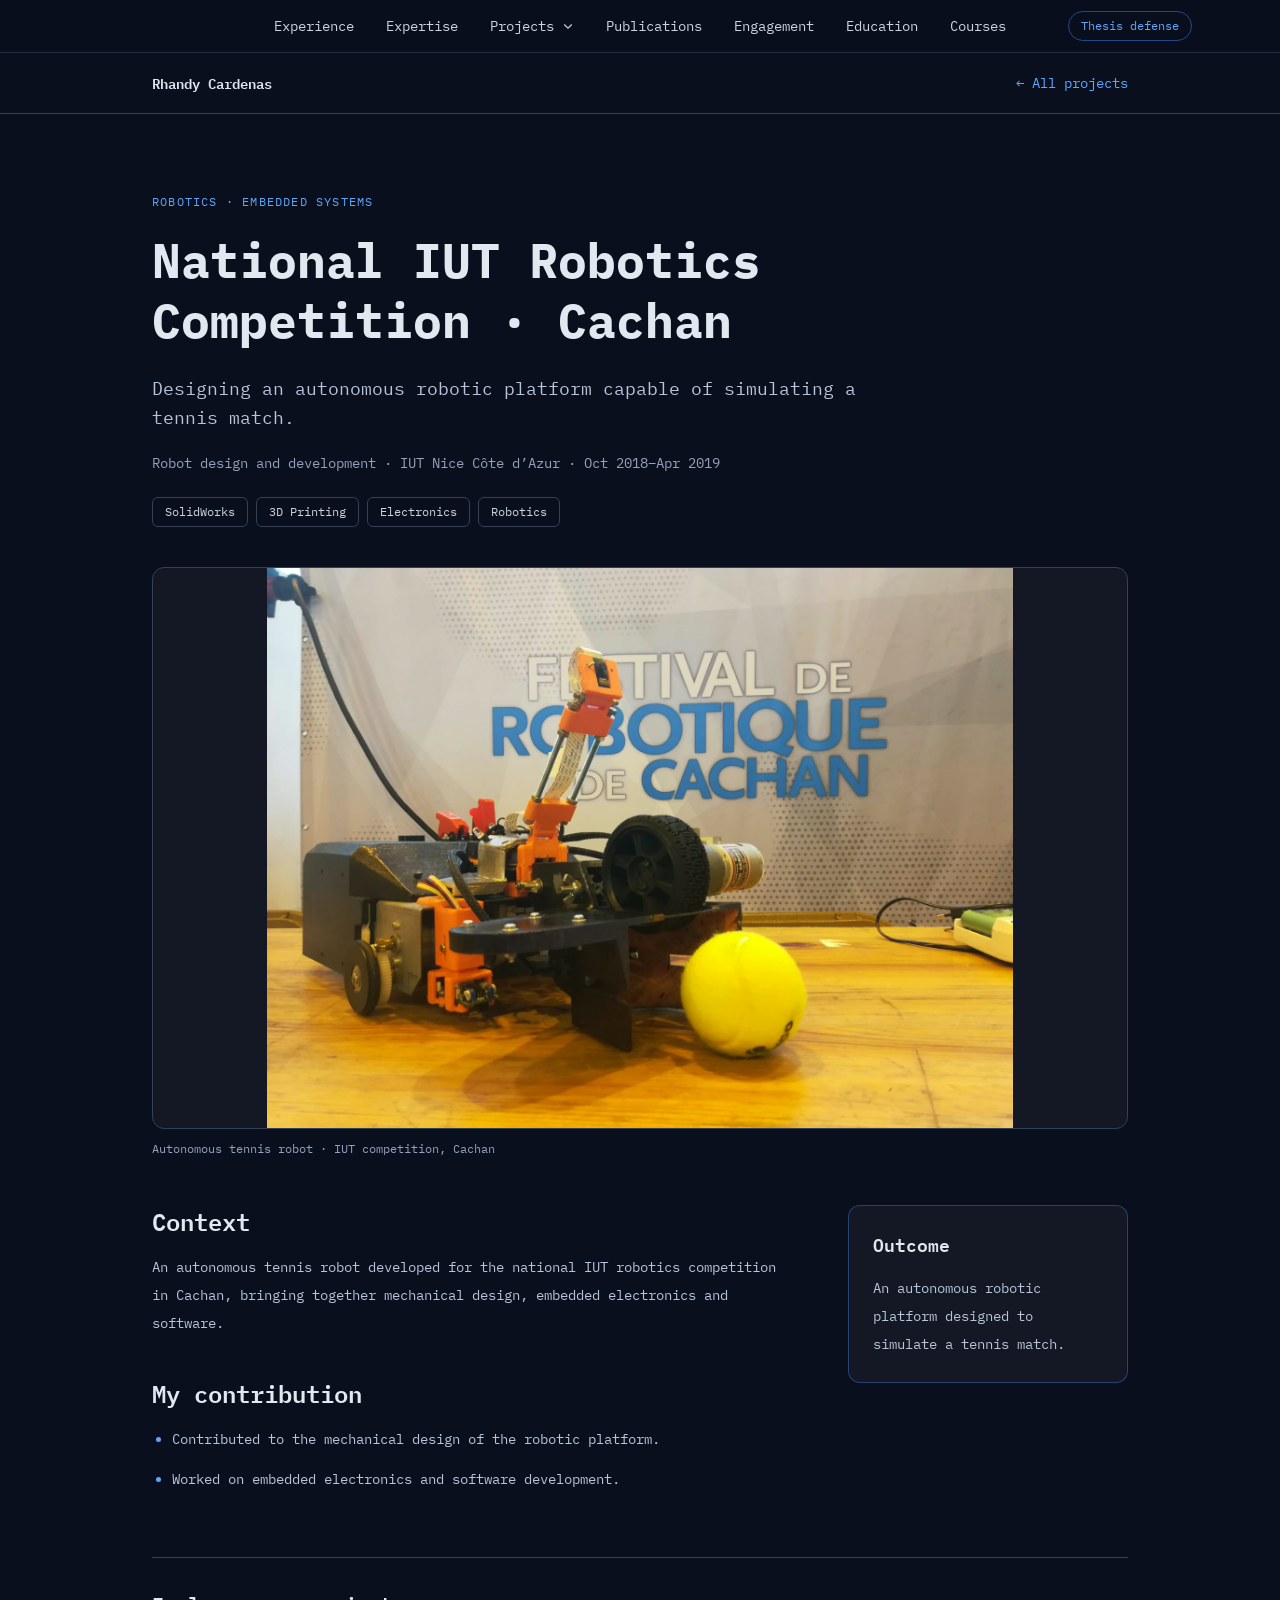
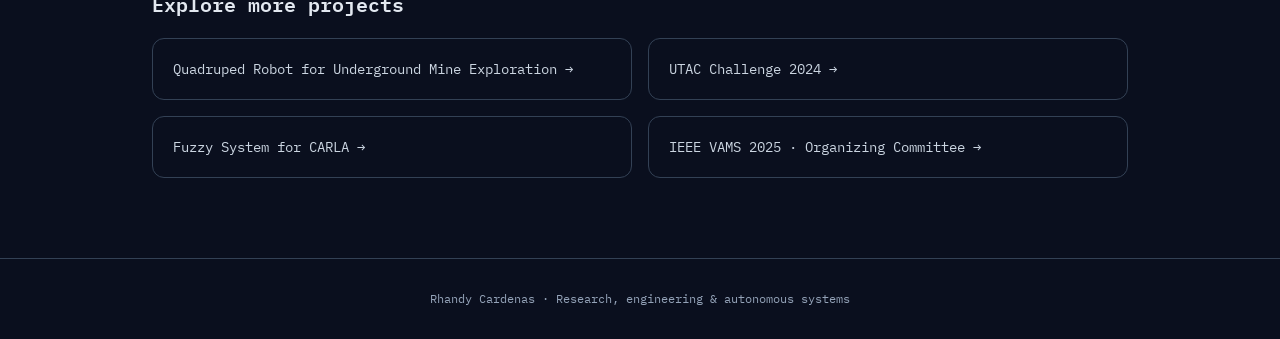
<file: projects/iut-cachan-robotics/index.html>
<!DOCTYPE html><html lang="en" class="dark"> <head><meta charset="utf-8"><meta name="viewport" content="width=device-width"><meta name="description" content="Designing an autonomous robotic platform capable of simulating a tennis match."><title>National IUT Robotics Competition · Cachan · Rhandy Cardenas</title><link rel="icon" type="image/png" sizes="192x192" href="/favicon.png"><link rel="shortcut icon" href="/favicon.ico"><link rel="preconnect" href="https://fonts.googleapis.com"><link rel="preconnect" href="https://fonts.gstatic.com" crossorigin><link href="https://fonts.googleapis.com/css2?family=IBM+Plex+Mono:wght@400;500;600;700&display=swap" rel="stylesheet"><link rel="stylesheet" href="/_astro/defense.CQtnBji9.css"></head> <body> <header id="header" class="sticky top-0 z-50 border-b border-[#334155]/60 bg-[#0a0f1e]/95 backdrop-blur-md" data-astro-cid-3ef6ksr2> <nav aria-label="Main navigation" class="relative max-w-6xl mx-auto px-6 py-4" data-astro-cid-3ef6ksr2> <ul class="flex flex-wrap items-center justify-center gap-x-5 gap-y-3 md:gap-x-8 text-xs md:text-sm" data-astro-cid-3ef6ksr2> <li data-astro-cid-3ef6ksr2><a href="/#experience" class="text-[#cbd5e1] hover:text-[#60a5fa] transition-colors" data-astro-cid-3ef6ksr2>Experience</a></li><li data-astro-cid-3ef6ksr2><a href="/#about" class="text-[#cbd5e1] hover:text-[#60a5fa] transition-colors" data-astro-cid-3ef6ksr2>Expertise</a></li><li data-astro-cid-3ef6ksr2><details data-project-menu class="project-menu" data-astro-cid-3ef6ksr2> <summary class="flex cursor-pointer list-none items-center gap-2 text-[#cbd5e1] hover:text-[#60a5fa] focus-visible:outline-2 focus-visible:outline-[#60a5fa] [&::-webkit-details-marker]:hidden" data-astro-cid-3ef6ksr2>Projects <svg class="project-chevron" aria-hidden="true" width="12" height="12" viewBox="0 0 16 16" fill="none" data-astro-cid-3ef6ksr2><path d="m3 6 5 5 5-5" stroke="currentColor" stroke-width="1.5" data-astro-cid-3ef6ksr2></path></svg></summary> <div class="project-panel" data-astro-cid-3ef6ksr2> <a href="/#academic-projects" class="project-overview" data-astro-cid-3ef6ksr2>Explore all projects <span aria-hidden="true" data-astro-cid-3ef6ksr2>→</span></a> <ul class="project-list" data-astro-cid-3ef6ksr2><li data-astro-cid-3ef6ksr2><a href="/projects/quadruped-mine-exploration/" class="project-option" data-astro-cid-3ef6ksr2><span data-astro-cid-3ef6ksr2><span class="project-name" data-astro-cid-3ef6ksr2>Quadruped Robot for Underground Mine Exploration</span><span class="project-category" data-astro-cid-3ef6ksr2>Robotics · Technical supervision</span></span><span class="project-arrow" aria-hidden="true" data-astro-cid-3ef6ksr2>↗</span></a></li><li data-astro-cid-3ef6ksr2><a href="/projects/iut-cachan-robotics/" aria-current="page" class="project-option" data-astro-cid-3ef6ksr2><span data-astro-cid-3ef6ksr2><span class="project-name" data-astro-cid-3ef6ksr2>National IUT Robotics Competition · Cachan</span><span class="project-category" data-astro-cid-3ef6ksr2>Robotics · Embedded systems</span></span><span class="project-arrow" aria-hidden="true" data-astro-cid-3ef6ksr2>↗</span></a></li><li data-astro-cid-3ef6ksr2><a href="/projects/utac-challenge-2024/" class="project-option" data-astro-cid-3ef6ksr2><span data-astro-cid-3ef6ksr2><span class="project-name" data-astro-cid-3ef6ksr2>UTAC Challenge 2024</span><span class="project-category" data-astro-cid-3ef6ksr2>Autonomous driving · Mentoring</span></span><span class="project-arrow" aria-hidden="true" data-astro-cid-3ef6ksr2>↗</span></a></li><li data-astro-cid-3ef6ksr2><a href="/projects/fuzzy-system-carla/" class="project-option" data-astro-cid-3ef6ksr2><span data-astro-cid-3ef6ksr2><span class="project-name" data-astro-cid-3ef6ksr2>Fuzzy System for CARLA</span><span class="project-category" data-astro-cid-3ef6ksr2>Decision-making · Open source</span></span><span class="project-arrow" aria-hidden="true" data-astro-cid-3ef6ksr2>↗</span></a></li><li data-astro-cid-3ef6ksr2><a href="/projects/ieee-vams-2025/" class="project-option" data-astro-cid-3ef6ksr2><span data-astro-cid-3ef6ksr2><span class="project-name" data-astro-cid-3ef6ksr2>IEEE VAMS 2025 · Organizing Committee</span><span class="project-category" data-astro-cid-3ef6ksr2>Autonomous systems · Community</span></span><span class="project-arrow" aria-hidden="true" data-astro-cid-3ef6ksr2>↗</span></a></li></ul> </div> </details></li><li data-astro-cid-3ef6ksr2><a href="/#publications" class="text-[#cbd5e1] hover:text-[#60a5fa] transition-colors" data-astro-cid-3ef6ksr2>Publications</a></li><li data-astro-cid-3ef6ksr2><a href="/#engagement" class="text-[#cbd5e1] hover:text-[#60a5fa] transition-colors" data-astro-cid-3ef6ksr2>Engagement</a></li><li data-astro-cid-3ef6ksr2><a href="/#education" class="text-[#cbd5e1] hover:text-[#60a5fa] transition-colors" data-astro-cid-3ef6ksr2>Education</a></li><li data-astro-cid-3ef6ksr2><a href="/#credentials" class="text-[#cbd5e1] hover:text-[#60a5fa] transition-colors" data-astro-cid-3ef6ksr2>Courses</a></li> <li class="xl:hidden" data-astro-cid-3ef6ksr2><a href="/defense/" class="defense-tab inline-flex" data-astro-cid-3ef6ksr2>Thesis defense</a></li> </ul> <a href="/defense/" class="defense-tab defense-tab-corner hidden xl:inline-flex" data-astro-cid-3ef6ksr2>Thesis defense</a> </nav> </header>  <script type="module">const e=document.querySelector("[data-project-menu]");if(e){const o=()=>{const t=e.querySelector(".project-panel");if(!e.open||!t)return;const n=e.getBoundingClientRect(),a=Math.max(16,Math.min(n.left,document.documentElement.clientWidth-t.offsetWidth-16));e.style.setProperty("--panel-offset",`${a-n.left}px`),t.style.maxHeight=`${Math.max(80,Math.min(window.innerHeight*.7,window.innerHeight-n.bottom-32))}px`};e.addEventListener("toggle",o),window.addEventListener("resize",o),document.addEventListener("click",t=>{t.target instanceof Node&&!e.contains(t.target)&&(e.open=!1),t.target instanceof Element&&t.target.closest("[data-project-menu] a")&&(e.open=!1)}),document.addEventListener("keydown",t=>{t.key==="Escape"&&e.open&&(e.open=!1,e.querySelector("summary")?.focus())}),e.addEventListener("focusout",()=>{requestAnimationFrame(()=>{e.contains(document.activeElement)||(e.open=!1)})})}</script> <div class="border-b border-[#334155]"> <nav aria-label="Project navigation" class="max-w-5xl mx-auto px-6 py-5 flex flex-wrap justify-between gap-4 text-sm"> <a href="/" class="font-semibold text-[#e2e8f0] hover:text-[#60a5fa]">Rhandy Cardenas</a> <a href="/#academic-projects" class="text-[#60a5fa] hover:underline">← All projects</a> </nav> </div> <main class="max-w-5xl mx-auto px-6 py-12 md:py-20"> <p class="text-xs uppercase tracking-widest text-[#60a5fa]">Robotics · Embedded systems</p> <h1 class="mt-5 text-3xl md:text-5xl font-bold leading-tight max-w-4xl">National IUT Robotics Competition · Cachan</h1> <p class="mt-6 text-lg text-[#b8c5d8] leading-relaxed max-w-3xl">Designing an autonomous robotic platform capable of simulating a tennis match.</p> <p class="mt-5 text-sm text-[#94a3b8]">Robot design and development · IUT Nice Côte d’Azur · Oct 2018–Apr 2019</p> <ul aria-label="Technologies and skills" class="mt-6 flex flex-wrap gap-2"> <li class="border border-[#334155] rounded-md px-3 py-1.5 text-xs text-[#cbd5e1]">SolidWorks</li><li class="border border-[#334155] rounded-md px-3 py-1.5 text-xs text-[#cbd5e1]">3D Printing</li><li class="border border-[#334155] rounded-md px-3 py-1.5 text-xs text-[#cbd5e1]">Electronics</li><li class="border border-[#334155] rounded-md px-3 py-1.5 text-xs text-[#cbd5e1]">Robotics</li> </ul> <figure class="mt-10"> <a href="/images/projects/iut-cachan-robot.jpg" target="_blank" rel="noopener noreferrer" aria-label="Enlarge image: Autonomous tennis robot · IUT competition, Cachan" class="block rounded-xl border border-[#334155] bg-[#141824] overflow-hidden"> <img src="/images/projects/iut-cachan-robot.jpg" alt="The autonomous tennis robot with its mechanical arm and a tennis ball at the Festival de Robotique de Cachan." width="1600" height="1200" class="w-full max-h-[560px] object-contain"> </a> <figcaption class="mt-3 text-xs text-[#94a3b8]">Autonomous tennis robot · IUT competition, Cachan</figcaption> </figure> <div class="mt-12 grid md:grid-cols-[minmax(0,1fr)_280px] gap-10 md:gap-14"> <div class="space-y-10"> <section aria-labelledby="context"><h2 id="context" class="text-2xl font-semibold mb-4">Context</h2><p class="text-sm text-[#b8c5d8] leading-loose">An autonomous tennis robot developed for the national IUT robotics competition in Cachan, bringing together mechanical design, embedded electronics and software.</p></section> <section aria-labelledby="contribution"><h2 id="contribution" class="text-2xl font-semibold mb-4">My contribution</h2><ul class="list-disc pl-5 space-y-3 text-sm text-[#b8c5d8] leading-loose marker:text-[#60a5fa]"><li>Contributed to the mechanical design of the robotic platform.</li><li>Worked on embedded electronics and software development.</li></ul></section> </div> <aside class="self-start rounded-xl border border-[#3b82f6]/40 bg-[#141824] p-6"> <h2 class="text-lg font-semibold">Outcome</h2> <p class="mt-4 text-sm leading-loose text-[#b8c5d8]">An autonomous robotic platform designed to simulate a tennis match.</p>  </aside> </div> <nav aria-label="More projects" class="mt-16 pt-8 border-t border-[#334155]"> <h2 class="text-xl font-semibold mb-5">Explore more projects</h2> <div class="grid sm:grid-cols-2 gap-4"><a href="/projects/quadruped-mine-exploration/" class="rounded-xl border border-[#334155] p-5 text-sm text-[#cbd5e1] hover:border-[#60a5fa] hover:text-[#60a5fa]">Quadruped Robot for Underground Mine Exploration →</a><a href="/projects/utac-challenge-2024/" class="rounded-xl border border-[#334155] p-5 text-sm text-[#cbd5e1] hover:border-[#60a5fa] hover:text-[#60a5fa]">UTAC Challenge 2024 →</a><a href="/projects/fuzzy-system-carla/" class="rounded-xl border border-[#334155] p-5 text-sm text-[#cbd5e1] hover:border-[#60a5fa] hover:text-[#60a5fa]">Fuzzy System for CARLA →</a><a href="/projects/ieee-vams-2025/" class="rounded-xl border border-[#334155] p-5 text-sm text-[#cbd5e1] hover:border-[#60a5fa] hover:text-[#60a5fa]">IEEE VAMS 2025 · Organizing Committee →</a></div> </nav> </main> <footer class="border-t border-[#334155] px-6 py-8 text-center text-xs text-[#94a3b8]">Rhandy Cardenas · Research, engineering & autonomous systems</footer> </body></html>
</file>
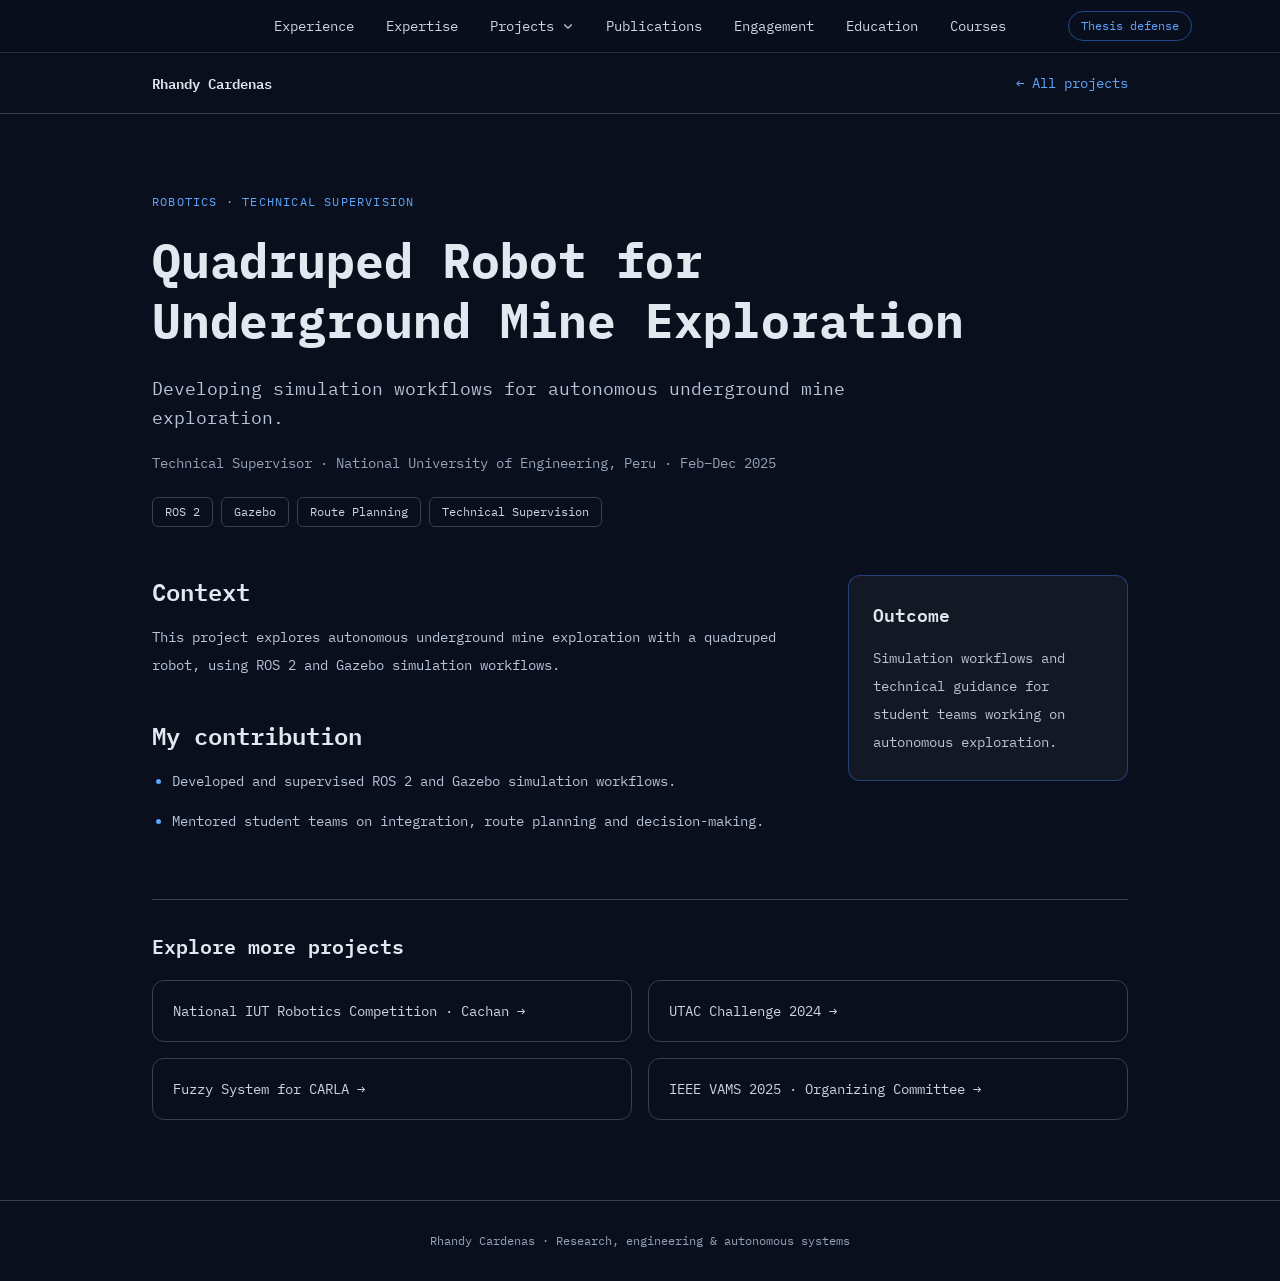
<file: projects/quadruped-mine-exploration/index.html>
<!DOCTYPE html><html lang="en" class="dark"> <head><meta charset="utf-8"><meta name="viewport" content="width=device-width"><meta name="description" content="Developing simulation workflows for autonomous underground mine exploration."><title>Quadruped Robot for Underground Mine Exploration · Rhandy Cardenas</title><link rel="icon" type="image/png" sizes="192x192" href="/favicon.png"><link rel="shortcut icon" href="/favicon.ico"><link rel="preconnect" href="https://fonts.googleapis.com"><link rel="preconnect" href="https://fonts.gstatic.com" crossorigin><link href="https://fonts.googleapis.com/css2?family=IBM+Plex+Mono:wght@400;500;600;700&display=swap" rel="stylesheet"><link rel="stylesheet" href="/_astro/defense.CQtnBji9.css"></head> <body> <header id="header" class="sticky top-0 z-50 border-b border-[#334155]/60 bg-[#0a0f1e]/95 backdrop-blur-md" data-astro-cid-3ef6ksr2> <nav aria-label="Main navigation" class="relative max-w-6xl mx-auto px-6 py-4" data-astro-cid-3ef6ksr2> <ul class="flex flex-wrap items-center justify-center gap-x-5 gap-y-3 md:gap-x-8 text-xs md:text-sm" data-astro-cid-3ef6ksr2> <li data-astro-cid-3ef6ksr2><a href="/#experience" class="text-[#cbd5e1] hover:text-[#60a5fa] transition-colors" data-astro-cid-3ef6ksr2>Experience</a></li><li data-astro-cid-3ef6ksr2><a href="/#about" class="text-[#cbd5e1] hover:text-[#60a5fa] transition-colors" data-astro-cid-3ef6ksr2>Expertise</a></li><li data-astro-cid-3ef6ksr2><details data-project-menu class="project-menu" data-astro-cid-3ef6ksr2> <summary class="flex cursor-pointer list-none items-center gap-2 text-[#cbd5e1] hover:text-[#60a5fa] focus-visible:outline-2 focus-visible:outline-[#60a5fa] [&::-webkit-details-marker]:hidden" data-astro-cid-3ef6ksr2>Projects <svg class="project-chevron" aria-hidden="true" width="12" height="12" viewBox="0 0 16 16" fill="none" data-astro-cid-3ef6ksr2><path d="m3 6 5 5 5-5" stroke="currentColor" stroke-width="1.5" data-astro-cid-3ef6ksr2></path></svg></summary> <div class="project-panel" data-astro-cid-3ef6ksr2> <a href="/#academic-projects" class="project-overview" data-astro-cid-3ef6ksr2>Explore all projects <span aria-hidden="true" data-astro-cid-3ef6ksr2>→</span></a> <ul class="project-list" data-astro-cid-3ef6ksr2><li data-astro-cid-3ef6ksr2><a href="/projects/quadruped-mine-exploration/" aria-current="page" class="project-option" data-astro-cid-3ef6ksr2><span data-astro-cid-3ef6ksr2><span class="project-name" data-astro-cid-3ef6ksr2>Quadruped Robot for Underground Mine Exploration</span><span class="project-category" data-astro-cid-3ef6ksr2>Robotics · Technical supervision</span></span><span class="project-arrow" aria-hidden="true" data-astro-cid-3ef6ksr2>↗</span></a></li><li data-astro-cid-3ef6ksr2><a href="/projects/iut-cachan-robotics/" class="project-option" data-astro-cid-3ef6ksr2><span data-astro-cid-3ef6ksr2><span class="project-name" data-astro-cid-3ef6ksr2>National IUT Robotics Competition · Cachan</span><span class="project-category" data-astro-cid-3ef6ksr2>Robotics · Embedded systems</span></span><span class="project-arrow" aria-hidden="true" data-astro-cid-3ef6ksr2>↗</span></a></li><li data-astro-cid-3ef6ksr2><a href="/projects/utac-challenge-2024/" class="project-option" data-astro-cid-3ef6ksr2><span data-astro-cid-3ef6ksr2><span class="project-name" data-astro-cid-3ef6ksr2>UTAC Challenge 2024</span><span class="project-category" data-astro-cid-3ef6ksr2>Autonomous driving · Mentoring</span></span><span class="project-arrow" aria-hidden="true" data-astro-cid-3ef6ksr2>↗</span></a></li><li data-astro-cid-3ef6ksr2><a href="/projects/fuzzy-system-carla/" class="project-option" data-astro-cid-3ef6ksr2><span data-astro-cid-3ef6ksr2><span class="project-name" data-astro-cid-3ef6ksr2>Fuzzy System for CARLA</span><span class="project-category" data-astro-cid-3ef6ksr2>Decision-making · Open source</span></span><span class="project-arrow" aria-hidden="true" data-astro-cid-3ef6ksr2>↗</span></a></li><li data-astro-cid-3ef6ksr2><a href="/projects/ieee-vams-2025/" class="project-option" data-astro-cid-3ef6ksr2><span data-astro-cid-3ef6ksr2><span class="project-name" data-astro-cid-3ef6ksr2>IEEE VAMS 2025 · Organizing Committee</span><span class="project-category" data-astro-cid-3ef6ksr2>Autonomous systems · Community</span></span><span class="project-arrow" aria-hidden="true" data-astro-cid-3ef6ksr2>↗</span></a></li></ul> </div> </details></li><li data-astro-cid-3ef6ksr2><a href="/#publications" class="text-[#cbd5e1] hover:text-[#60a5fa] transition-colors" data-astro-cid-3ef6ksr2>Publications</a></li><li data-astro-cid-3ef6ksr2><a href="/#engagement" class="text-[#cbd5e1] hover:text-[#60a5fa] transition-colors" data-astro-cid-3ef6ksr2>Engagement</a></li><li data-astro-cid-3ef6ksr2><a href="/#education" class="text-[#cbd5e1] hover:text-[#60a5fa] transition-colors" data-astro-cid-3ef6ksr2>Education</a></li><li data-astro-cid-3ef6ksr2><a href="/#credentials" class="text-[#cbd5e1] hover:text-[#60a5fa] transition-colors" data-astro-cid-3ef6ksr2>Courses</a></li> <li class="xl:hidden" data-astro-cid-3ef6ksr2><a href="/defense/" class="defense-tab inline-flex" data-astro-cid-3ef6ksr2>Thesis defense</a></li> </ul> <a href="/defense/" class="defense-tab defense-tab-corner hidden xl:inline-flex" data-astro-cid-3ef6ksr2>Thesis defense</a> </nav> </header>  <script type="module">const e=document.querySelector("[data-project-menu]");if(e){const o=()=>{const t=e.querySelector(".project-panel");if(!e.open||!t)return;const n=e.getBoundingClientRect(),a=Math.max(16,Math.min(n.left,document.documentElement.clientWidth-t.offsetWidth-16));e.style.setProperty("--panel-offset",`${a-n.left}px`),t.style.maxHeight=`${Math.max(80,Math.min(window.innerHeight*.7,window.innerHeight-n.bottom-32))}px`};e.addEventListener("toggle",o),window.addEventListener("resize",o),document.addEventListener("click",t=>{t.target instanceof Node&&!e.contains(t.target)&&(e.open=!1),t.target instanceof Element&&t.target.closest("[data-project-menu] a")&&(e.open=!1)}),document.addEventListener("keydown",t=>{t.key==="Escape"&&e.open&&(e.open=!1,e.querySelector("summary")?.focus())}),e.addEventListener("focusout",()=>{requestAnimationFrame(()=>{e.contains(document.activeElement)||(e.open=!1)})})}</script> <div class="border-b border-[#334155]"> <nav aria-label="Project navigation" class="max-w-5xl mx-auto px-6 py-5 flex flex-wrap justify-between gap-4 text-sm"> <a href="/" class="font-semibold text-[#e2e8f0] hover:text-[#60a5fa]">Rhandy Cardenas</a> <a href="/#academic-projects" class="text-[#60a5fa] hover:underline">← All projects</a> </nav> </div> <main class="max-w-5xl mx-auto px-6 py-12 md:py-20"> <p class="text-xs uppercase tracking-widest text-[#60a5fa]">Robotics · Technical supervision</p> <h1 class="mt-5 text-3xl md:text-5xl font-bold leading-tight max-w-4xl">Quadruped Robot for Underground Mine Exploration</h1> <p class="mt-6 text-lg text-[#b8c5d8] leading-relaxed max-w-3xl">Developing simulation workflows for autonomous underground mine exploration.</p> <p class="mt-5 text-sm text-[#94a3b8]">Technical Supervisor · National University of Engineering, Peru · Feb–Dec 2025</p> <ul aria-label="Technologies and skills" class="mt-6 flex flex-wrap gap-2"> <li class="border border-[#334155] rounded-md px-3 py-1.5 text-xs text-[#cbd5e1]">ROS 2</li><li class="border border-[#334155] rounded-md px-3 py-1.5 text-xs text-[#cbd5e1]">Gazebo</li><li class="border border-[#334155] rounded-md px-3 py-1.5 text-xs text-[#cbd5e1]">Route Planning</li><li class="border border-[#334155] rounded-md px-3 py-1.5 text-xs text-[#cbd5e1]">Technical Supervision</li> </ul>  <div class="mt-12 grid md:grid-cols-[minmax(0,1fr)_280px] gap-10 md:gap-14"> <div class="space-y-10"> <section aria-labelledby="context"><h2 id="context" class="text-2xl font-semibold mb-4">Context</h2><p class="text-sm text-[#b8c5d8] leading-loose">This project explores autonomous underground mine exploration with a quadruped robot, using ROS 2 and Gazebo simulation workflows.</p></section> <section aria-labelledby="contribution"><h2 id="contribution" class="text-2xl font-semibold mb-4">My contribution</h2><ul class="list-disc pl-5 space-y-3 text-sm text-[#b8c5d8] leading-loose marker:text-[#60a5fa]"><li>Developed and supervised ROS 2 and Gazebo simulation workflows.</li><li>Mentored student teams on integration, route planning and decision-making.</li></ul></section> </div> <aside class="self-start rounded-xl border border-[#3b82f6]/40 bg-[#141824] p-6"> <h2 class="text-lg font-semibold">Outcome</h2> <p class="mt-4 text-sm leading-loose text-[#b8c5d8]">Simulation workflows and technical guidance for student teams working on autonomous exploration.</p>  </aside> </div> <nav aria-label="More projects" class="mt-16 pt-8 border-t border-[#334155]"> <h2 class="text-xl font-semibold mb-5">Explore more projects</h2> <div class="grid sm:grid-cols-2 gap-4"><a href="/projects/iut-cachan-robotics/" class="rounded-xl border border-[#334155] p-5 text-sm text-[#cbd5e1] hover:border-[#60a5fa] hover:text-[#60a5fa]">National IUT Robotics Competition · Cachan →</a><a href="/projects/utac-challenge-2024/" class="rounded-xl border border-[#334155] p-5 text-sm text-[#cbd5e1] hover:border-[#60a5fa] hover:text-[#60a5fa]">UTAC Challenge 2024 →</a><a href="/projects/fuzzy-system-carla/" class="rounded-xl border border-[#334155] p-5 text-sm text-[#cbd5e1] hover:border-[#60a5fa] hover:text-[#60a5fa]">Fuzzy System for CARLA →</a><a href="/projects/ieee-vams-2025/" class="rounded-xl border border-[#334155] p-5 text-sm text-[#cbd5e1] hover:border-[#60a5fa] hover:text-[#60a5fa]">IEEE VAMS 2025 · Organizing Committee →</a></div> </nav> </main> <footer class="border-t border-[#334155] px-6 py-8 text-center text-xs text-[#94a3b8]">Rhandy Cardenas · Research, engineering & autonomous systems</footer> </body></html>
</file>
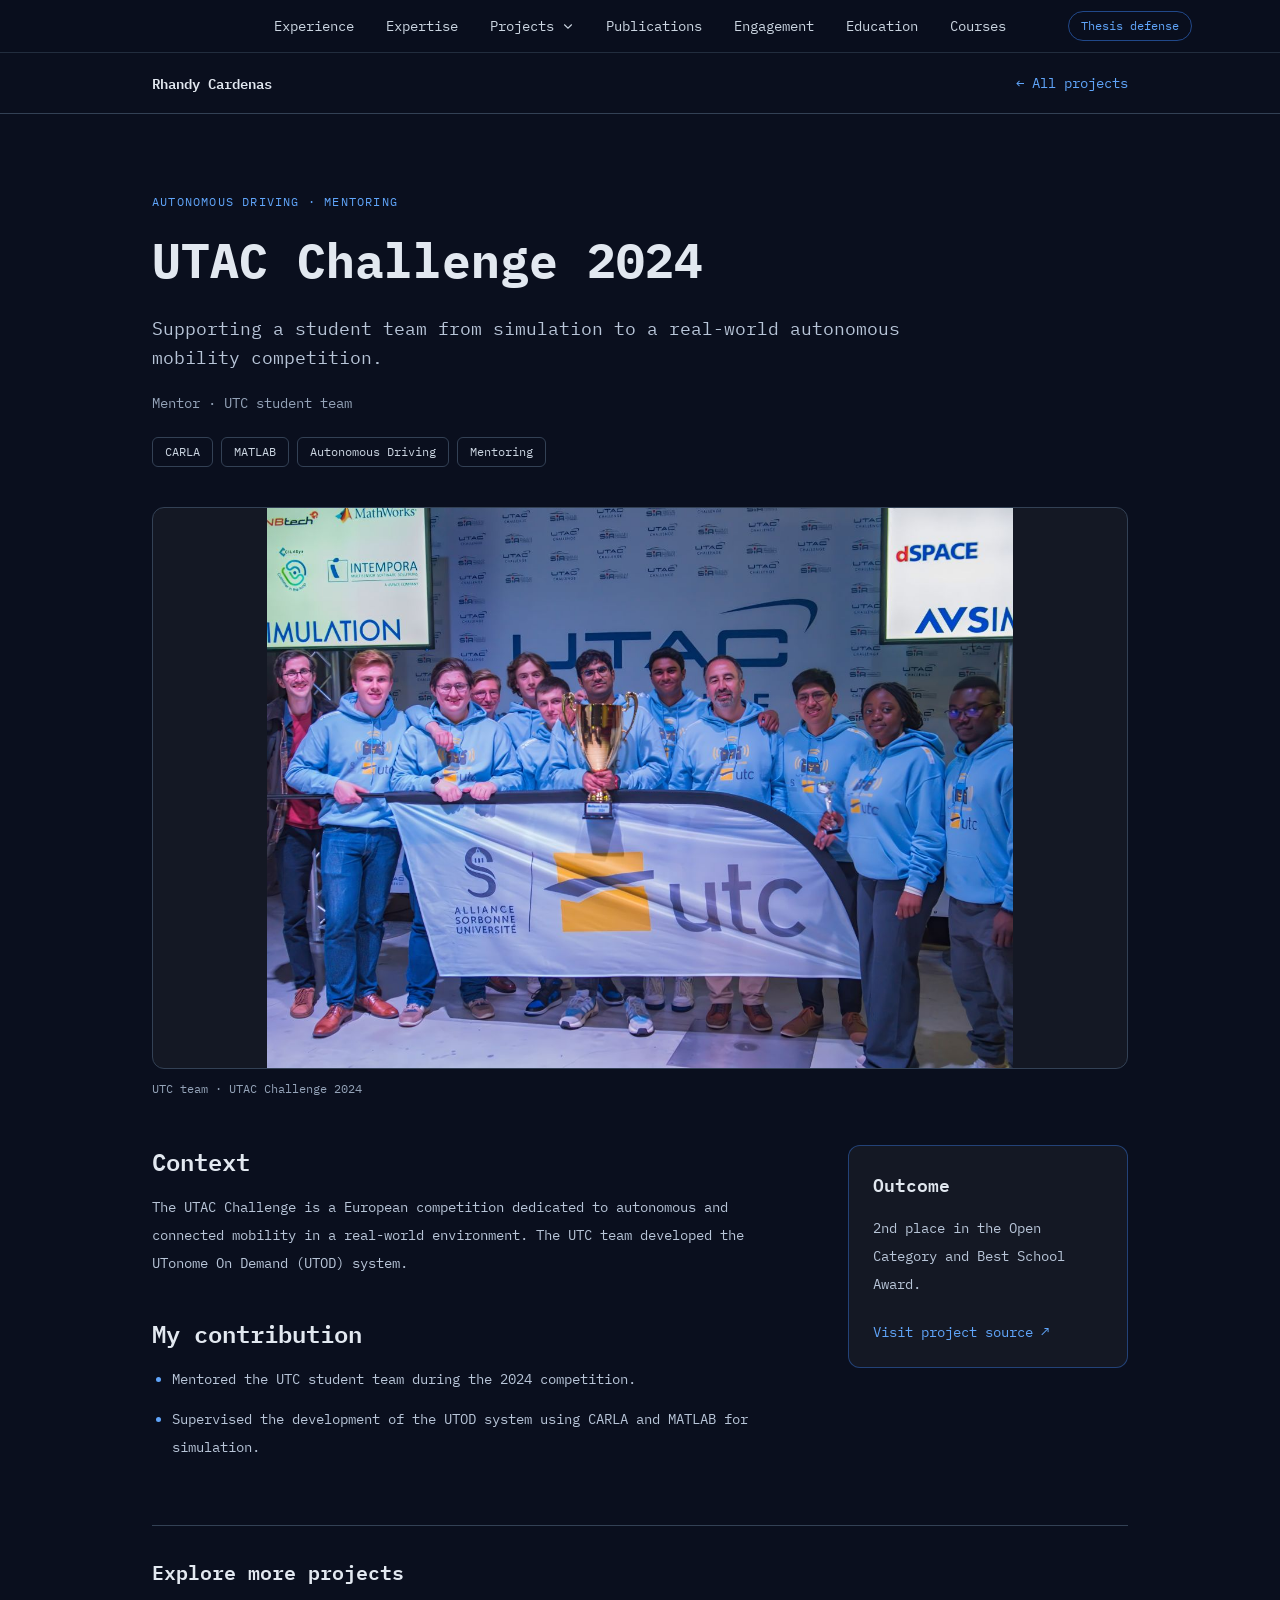
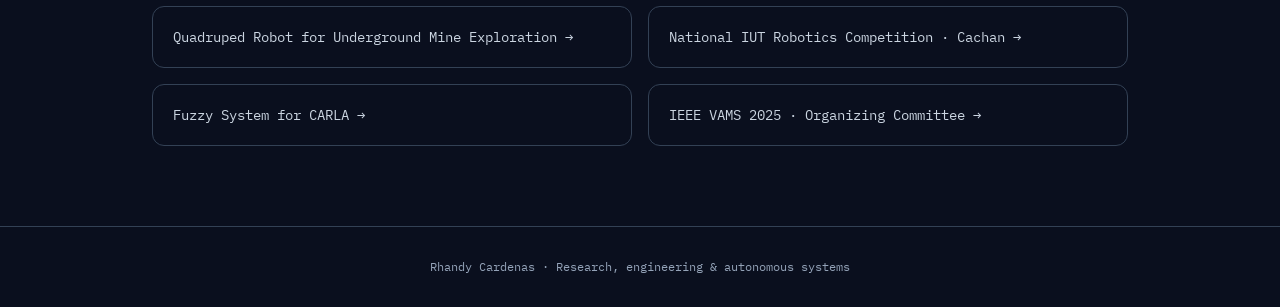
<file: projects/utac-challenge-2024/index.html>
<!DOCTYPE html><html lang="en" class="dark"> <head><meta charset="utf-8"><meta name="viewport" content="width=device-width"><meta name="description" content="Supporting a student team from simulation to a real-world autonomous mobility competition."><title>UTAC Challenge 2024 · Rhandy Cardenas</title><link rel="icon" type="image/png" sizes="192x192" href="/favicon.png"><link rel="shortcut icon" href="/favicon.ico"><link rel="preconnect" href="https://fonts.googleapis.com"><link rel="preconnect" href="https://fonts.gstatic.com" crossorigin><link href="https://fonts.googleapis.com/css2?family=IBM+Plex+Mono:wght@400;500;600;700&display=swap" rel="stylesheet"><link rel="stylesheet" href="/_astro/defense.CQtnBji9.css"></head> <body> <header id="header" class="sticky top-0 z-50 border-b border-[#334155]/60 bg-[#0a0f1e]/95 backdrop-blur-md" data-astro-cid-3ef6ksr2> <nav aria-label="Main navigation" class="relative max-w-6xl mx-auto px-6 py-4" data-astro-cid-3ef6ksr2> <ul class="flex flex-wrap items-center justify-center gap-x-5 gap-y-3 md:gap-x-8 text-xs md:text-sm" data-astro-cid-3ef6ksr2> <li data-astro-cid-3ef6ksr2><a href="/#experience" class="text-[#cbd5e1] hover:text-[#60a5fa] transition-colors" data-astro-cid-3ef6ksr2>Experience</a></li><li data-astro-cid-3ef6ksr2><a href="/#about" class="text-[#cbd5e1] hover:text-[#60a5fa] transition-colors" data-astro-cid-3ef6ksr2>Expertise</a></li><li data-astro-cid-3ef6ksr2><details data-project-menu class="project-menu" data-astro-cid-3ef6ksr2> <summary class="flex cursor-pointer list-none items-center gap-2 text-[#cbd5e1] hover:text-[#60a5fa] focus-visible:outline-2 focus-visible:outline-[#60a5fa] [&::-webkit-details-marker]:hidden" data-astro-cid-3ef6ksr2>Projects <svg class="project-chevron" aria-hidden="true" width="12" height="12" viewBox="0 0 16 16" fill="none" data-astro-cid-3ef6ksr2><path d="m3 6 5 5 5-5" stroke="currentColor" stroke-width="1.5" data-astro-cid-3ef6ksr2></path></svg></summary> <div class="project-panel" data-astro-cid-3ef6ksr2> <a href="/#academic-projects" class="project-overview" data-astro-cid-3ef6ksr2>Explore all projects <span aria-hidden="true" data-astro-cid-3ef6ksr2>→</span></a> <ul class="project-list" data-astro-cid-3ef6ksr2><li data-astro-cid-3ef6ksr2><a href="/projects/quadruped-mine-exploration/" class="project-option" data-astro-cid-3ef6ksr2><span data-astro-cid-3ef6ksr2><span class="project-name" data-astro-cid-3ef6ksr2>Quadruped Robot for Underground Mine Exploration</span><span class="project-category" data-astro-cid-3ef6ksr2>Robotics · Technical supervision</span></span><span class="project-arrow" aria-hidden="true" data-astro-cid-3ef6ksr2>↗</span></a></li><li data-astro-cid-3ef6ksr2><a href="/projects/iut-cachan-robotics/" class="project-option" data-astro-cid-3ef6ksr2><span data-astro-cid-3ef6ksr2><span class="project-name" data-astro-cid-3ef6ksr2>National IUT Robotics Competition · Cachan</span><span class="project-category" data-astro-cid-3ef6ksr2>Robotics · Embedded systems</span></span><span class="project-arrow" aria-hidden="true" data-astro-cid-3ef6ksr2>↗</span></a></li><li data-astro-cid-3ef6ksr2><a href="/projects/utac-challenge-2024/" aria-current="page" class="project-option" data-astro-cid-3ef6ksr2><span data-astro-cid-3ef6ksr2><span class="project-name" data-astro-cid-3ef6ksr2>UTAC Challenge 2024</span><span class="project-category" data-astro-cid-3ef6ksr2>Autonomous driving · Mentoring</span></span><span class="project-arrow" aria-hidden="true" data-astro-cid-3ef6ksr2>↗</span></a></li><li data-astro-cid-3ef6ksr2><a href="/projects/fuzzy-system-carla/" class="project-option" data-astro-cid-3ef6ksr2><span data-astro-cid-3ef6ksr2><span class="project-name" data-astro-cid-3ef6ksr2>Fuzzy System for CARLA</span><span class="project-category" data-astro-cid-3ef6ksr2>Decision-making · Open source</span></span><span class="project-arrow" aria-hidden="true" data-astro-cid-3ef6ksr2>↗</span></a></li><li data-astro-cid-3ef6ksr2><a href="/projects/ieee-vams-2025/" class="project-option" data-astro-cid-3ef6ksr2><span data-astro-cid-3ef6ksr2><span class="project-name" data-astro-cid-3ef6ksr2>IEEE VAMS 2025 · Organizing Committee</span><span class="project-category" data-astro-cid-3ef6ksr2>Autonomous systems · Community</span></span><span class="project-arrow" aria-hidden="true" data-astro-cid-3ef6ksr2>↗</span></a></li></ul> </div> </details></li><li data-astro-cid-3ef6ksr2><a href="/#publications" class="text-[#cbd5e1] hover:text-[#60a5fa] transition-colors" data-astro-cid-3ef6ksr2>Publications</a></li><li data-astro-cid-3ef6ksr2><a href="/#engagement" class="text-[#cbd5e1] hover:text-[#60a5fa] transition-colors" data-astro-cid-3ef6ksr2>Engagement</a></li><li data-astro-cid-3ef6ksr2><a href="/#education" class="text-[#cbd5e1] hover:text-[#60a5fa] transition-colors" data-astro-cid-3ef6ksr2>Education</a></li><li data-astro-cid-3ef6ksr2><a href="/#credentials" class="text-[#cbd5e1] hover:text-[#60a5fa] transition-colors" data-astro-cid-3ef6ksr2>Courses</a></li> <li class="xl:hidden" data-astro-cid-3ef6ksr2><a href="/defense/" class="defense-tab inline-flex" data-astro-cid-3ef6ksr2>Thesis defense</a></li> </ul> <a href="/defense/" class="defense-tab defense-tab-corner hidden xl:inline-flex" data-astro-cid-3ef6ksr2>Thesis defense</a> </nav> </header>  <script type="module">const e=document.querySelector("[data-project-menu]");if(e){const o=()=>{const t=e.querySelector(".project-panel");if(!e.open||!t)return;const n=e.getBoundingClientRect(),a=Math.max(16,Math.min(n.left,document.documentElement.clientWidth-t.offsetWidth-16));e.style.setProperty("--panel-offset",`${a-n.left}px`),t.style.maxHeight=`${Math.max(80,Math.min(window.innerHeight*.7,window.innerHeight-n.bottom-32))}px`};e.addEventListener("toggle",o),window.addEventListener("resize",o),document.addEventListener("click",t=>{t.target instanceof Node&&!e.contains(t.target)&&(e.open=!1),t.target instanceof Element&&t.target.closest("[data-project-menu] a")&&(e.open=!1)}),document.addEventListener("keydown",t=>{t.key==="Escape"&&e.open&&(e.open=!1,e.querySelector("summary")?.focus())}),e.addEventListener("focusout",()=>{requestAnimationFrame(()=>{e.contains(document.activeElement)||(e.open=!1)})})}</script> <div class="border-b border-[#334155]"> <nav aria-label="Project navigation" class="max-w-5xl mx-auto px-6 py-5 flex flex-wrap justify-between gap-4 text-sm"> <a href="/" class="font-semibold text-[#e2e8f0] hover:text-[#60a5fa]">Rhandy Cardenas</a> <a href="/#academic-projects" class="text-[#60a5fa] hover:underline">← All projects</a> </nav> </div> <main class="max-w-5xl mx-auto px-6 py-12 md:py-20"> <p class="text-xs uppercase tracking-widest text-[#60a5fa]">Autonomous driving · Mentoring</p> <h1 class="mt-5 text-3xl md:text-5xl font-bold leading-tight max-w-4xl">UTAC Challenge 2024</h1> <p class="mt-6 text-lg text-[#b8c5d8] leading-relaxed max-w-3xl">Supporting a student team from simulation to a real-world autonomous mobility competition.</p> <p class="mt-5 text-sm text-[#94a3b8]">Mentor · UTC student team</p> <ul aria-label="Technologies and skills" class="mt-6 flex flex-wrap gap-2"> <li class="border border-[#334155] rounded-md px-3 py-1.5 text-xs text-[#cbd5e1]">CARLA</li><li class="border border-[#334155] rounded-md px-3 py-1.5 text-xs text-[#cbd5e1]">MATLAB</li><li class="border border-[#334155] rounded-md px-3 py-1.5 text-xs text-[#cbd5e1]">Autonomous Driving</li><li class="border border-[#334155] rounded-md px-3 py-1.5 text-xs text-[#cbd5e1]">Mentoring</li> </ul> <figure class="mt-10"> <a href="/images/projects/utac-challenge-2024.png" target="_blank" rel="noopener noreferrer" aria-label="Enlarge image: UTC team · UTAC Challenge 2024" class="block rounded-xl border border-[#334155] bg-[#141824] overflow-hidden"> <img src="/images/projects/utac-challenge-2024.png" alt="The UTC team celebrating with its trophies at the UTAC Challenge 2024." width="1280" height="960" class="w-full max-h-[560px] object-contain"> </a> <figcaption class="mt-3 text-xs text-[#94a3b8]">UTC team · UTAC Challenge 2024</figcaption> </figure> <div class="mt-12 grid md:grid-cols-[minmax(0,1fr)_280px] gap-10 md:gap-14"> <div class="space-y-10"> <section aria-labelledby="context"><h2 id="context" class="text-2xl font-semibold mb-4">Context</h2><p class="text-sm text-[#b8c5d8] leading-loose">The UTAC Challenge is a European competition dedicated to autonomous and connected mobility in a real-world environment. The UTC team developed the UTonome On Demand (UTOD) system.</p></section> <section aria-labelledby="contribution"><h2 id="contribution" class="text-2xl font-semibold mb-4">My contribution</h2><ul class="list-disc pl-5 space-y-3 text-sm text-[#b8c5d8] leading-loose marker:text-[#60a5fa]"><li>Mentored the UTC student team during the 2024 competition.</li><li>Supervised the development of the UTOD system using CARLA and MATLAB for simulation.</li></ul></section> </div> <aside class="self-start rounded-xl border border-[#3b82f6]/40 bg-[#141824] p-6"> <h2 class="text-lg font-semibold">Outcome</h2> <p class="mt-4 text-sm leading-loose text-[#b8c5d8]">2nd place in the Open Category and Best School Award.</p> <a href="https://www.utc.fr/breves-actualites/lutc-remporte-deux-prix-dont-celui-de-la-meilleure-ecole-a-lutac-challenge-2024/" target="_blank" rel="noopener noreferrer" class="mt-6 inline-block text-sm text-[#60a5fa] hover:underline">Visit project source ↗</a> </aside> </div> <nav aria-label="More projects" class="mt-16 pt-8 border-t border-[#334155]"> <h2 class="text-xl font-semibold mb-5">Explore more projects</h2> <div class="grid sm:grid-cols-2 gap-4"><a href="/projects/quadruped-mine-exploration/" class="rounded-xl border border-[#334155] p-5 text-sm text-[#cbd5e1] hover:border-[#60a5fa] hover:text-[#60a5fa]">Quadruped Robot for Underground Mine Exploration →</a><a href="/projects/iut-cachan-robotics/" class="rounded-xl border border-[#334155] p-5 text-sm text-[#cbd5e1] hover:border-[#60a5fa] hover:text-[#60a5fa]">National IUT Robotics Competition · Cachan →</a><a href="/projects/fuzzy-system-carla/" class="rounded-xl border border-[#334155] p-5 text-sm text-[#cbd5e1] hover:border-[#60a5fa] hover:text-[#60a5fa]">Fuzzy System for CARLA →</a><a href="/projects/ieee-vams-2025/" class="rounded-xl border border-[#334155] p-5 text-sm text-[#cbd5e1] hover:border-[#60a5fa] hover:text-[#60a5fa]">IEEE VAMS 2025 · Organizing Committee →</a></div> </nav> </main> <footer class="border-t border-[#334155] px-6 py-8 text-center text-xs text-[#94a3b8]">Rhandy Cardenas · Research, engineering & autonomous systems</footer> </body></html>
</file>
<file: _astro/defense.CQtnBji9.css>
.defense-tab[data-astro-cid-3ef6ksr2]{align-items:center;padding:5px 12px;border:1px solid #3b82f680;border-radius:999px;color:#60a5fa;font-size:12px;white-space:nowrap;transition:background .16s ease,border-color .16s ease,color .16s ease}.defense-tab[data-astro-cid-3ef6ksr2]:hover,.defense-tab[data-astro-cid-3ef6ksr2]:focus-visible{background:#3b82f61a;border-color:#60a5fa;color:#93c5fd;outline:none}.defense-tab[data-astro-cid-3ef6ksr2][aria-current=page]{background:#2563eb;border-color:#2563eb;color:#fff}.defense-tab-corner[data-astro-cid-3ef6ksr2]{position:absolute;right:24px;top:50%;transform:translateY(-50%)}.project-menu[data-astro-cid-3ef6ksr2]{position:relative}.project-chevron[data-astro-cid-3ef6ksr2]{transition:transform .18s ease}.project-menu[data-astro-cid-3ef6ksr2][open] .project-chevron[data-astro-cid-3ef6ksr2]{transform:rotate(180deg)}.project-menu[data-astro-cid-3ef6ksr2][open] summary[data-astro-cid-3ef6ksr2]{color:#60a5fa}.project-panel[data-astro-cid-3ef6ksr2]{position:absolute;top:calc(100% + 16px);left:var(--panel-offset, 0px);width:min(24rem,calc(100vw - 2rem));max-height:min(70vh,36rem);overflow-y:auto;padding:12px;border:1px solid #334155;border-radius:18px;background:linear-gradient(145deg,#182238,#101827);box-shadow:0 24px 64px #0009,0 0 30px #3b82f60d;transform-origin:top left}.project-menu[data-astro-cid-3ef6ksr2][open] .project-panel[data-astro-cid-3ef6ksr2]{animation:reveal-projects .2s ease-out}.project-overview[data-astro-cid-3ef6ksr2]{display:flex;justify-content:space-between;padding:12px;color:#60a5fa;font-weight:600;border-radius:10px}.project-overview[data-astro-cid-3ef6ksr2]:hover,.project-overview[data-astro-cid-3ef6ksr2]:focus-visible{background:#3b82f61a}.project-list[data-astro-cid-3ef6ksr2]{border-top:1px solid #334155;margin-top:8px;padding:10px 3px 3px;display:grid;gap:5px}.project-option[data-astro-cid-3ef6ksr2]{display:flex;align-items:center;justify-content:space-between;gap:14px;padding:13px 12px;border:1px solid transparent;border-radius:12px;color:#cbd5e1;transition:transform .18s ease,background .18s ease,border-color .18s ease,box-shadow .18s ease}.project-name[data-astro-cid-3ef6ksr2]{display:block;line-height:1.5;font-weight:500}.project-category[data-astro-cid-3ef6ksr2]{display:block;margin-top:5px;font-size:10px;line-height:1.5;color:#94a3b8}.project-arrow[data-astro-cid-3ef6ksr2]{color:#60a5fa;opacity:0;transform:translate(-4px,4px);transition:opacity .18s ease,transform .18s ease}.project-option[data-astro-cid-3ef6ksr2]:hover,.project-option[data-astro-cid-3ef6ksr2]:focus-visible{transform:scale(1.025);background:#203453;border-color:#3b82f666;box-shadow:0 6px 18px #0003;color:#e2e8f0;outline:none}.project-option[data-astro-cid-3ef6ksr2]:hover .project-arrow[data-astro-cid-3ef6ksr2],.project-option[data-astro-cid-3ef6ksr2]:focus-visible .project-arrow[data-astro-cid-3ef6ksr2]{opacity:1;transform:translate(0)}.project-option[data-astro-cid-3ef6ksr2][aria-current=page]{background:#3b82f61a;border-color:#3b82f650}@keyframes reveal-projects{0%{opacity:0;transform:translateY(-8px) scale(.98)}to{opacity:1;transform:translateY(0) scale(1)}}@media (prefers-reduced-motion: reduce){.project-menu[data-astro-cid-3ef6ksr2][open] .project-panel[data-astro-cid-3ef6ksr2]{animation:none}.project-option[data-astro-cid-3ef6ksr2],.project-arrow[data-astro-cid-3ef6ksr2],.project-chevron[data-astro-cid-3ef6ksr2]{transition:none}.project-option[data-astro-cid-3ef6ksr2]:hover,.project-option[data-astro-cid-3ef6ksr2]:focus-visible{transform:none}}/*! tailwindcss v4.1.11 | MIT License | https://tailwindcss.com */@layer properties{@supports (((-webkit-hyphens:none)) and (not (margin-trim:inline))) or ((-moz-orient:inline) and (not (color:rgb(from red r g b)))){*,:before,:after,::backdrop{--tw-translate-x:0;--tw-translate-y:0;--tw-translate-z:0;--tw-rotate-x:initial;--tw-rotate-y:initial;--tw-rotate-z:initial;--tw-skew-x:initial;--tw-skew-y:initial;--tw-space-y-reverse:0;--tw-border-style:solid;--tw-leading:initial;--tw-font-weight:initial;--tw-tracking:initial;--tw-shadow:0 0 #0000;--tw-shadow-color:initial;--tw-shadow-alpha:100%;--tw-inset-shadow:0 0 #0000;--tw-inset-shadow-color:initial;--tw-inset-shadow-alpha:100%;--tw-ring-color:initial;--tw-ring-shadow:0 0 #0000;--tw-inset-ring-color:initial;--tw-inset-ring-shadow:0 0 #0000;--tw-ring-inset:initial;--tw-ring-offset-width:0px;--tw-ring-offset-color:#fff;--tw-ring-offset-shadow:0 0 #0000;--tw-outline-style:solid;--tw-backdrop-blur:initial;--tw-backdrop-brightness:initial;--tw-backdrop-contrast:initial;--tw-backdrop-grayscale:initial;--tw-backdrop-hue-rotate:initial;--tw-backdrop-invert:initial;--tw-backdrop-opacity:initial;--tw-backdrop-saturate:initial;--tw-backdrop-sepia:initial;--tw-duration:initial;--tw-content:""}}}@layer theme{:root,:host{--font-sans:ui-sans-serif,system-ui,sans-serif,"Apple Color Emoji","Segoe UI Emoji","Segoe UI Symbol","Noto Color Emoji";--font-mono:ui-monospace,SFMono-Regular,Menlo,Monaco,Consolas,"Liberation Mono","Courier New",monospace;--color-blue-100:oklch(93.2% .032 255.585);--color-blue-950:oklch(28.2% .091 267.935);--color-slate-200:oklch(92.9% .013 255.508);--color-slate-500:oklch(55.4% .046 257.417);--color-slate-700:oklch(37.2% .044 257.287);--color-slate-800:oklch(27.9% .041 260.031);--color-slate-900:oklch(20.8% .042 265.755);--color-gray-100:oklch(96.7% .003 264.542);--color-gray-400:oklch(70.7% .022 261.325);--color-gray-500:oklch(55.1% .027 264.364);--color-gray-800:oklch(27.8% .033 256.848);--color-black:#000;--color-white:#fff;--spacing:.25rem;--container-2xl:42rem;--container-3xl:48rem;--container-4xl:56rem;--container-5xl:64rem;--container-6xl:72rem;--text-xs:.75rem;--text-xs--line-height:calc(1/.75);--text-sm:.875rem;--text-sm--line-height:calc(1.25/.875);--text-base:1rem;--text-base--line-height: 1.5 ;--text-lg:1.125rem;--text-lg--line-height:calc(1.75/1.125);--text-xl:1.25rem;--text-xl--line-height:calc(1.75/1.25);--text-2xl:1.5rem;--text-2xl--line-height:calc(2/1.5);--text-3xl:1.875rem;--text-3xl--line-height: 1.2 ;--text-4xl:2.25rem;--text-4xl--line-height:calc(2.5/2.25);--text-5xl:3rem;--text-5xl--line-height:1;--text-6xl:3.75rem;--text-6xl--line-height:1;--font-weight-normal:400;--font-weight-medium:500;--font-weight-semibold:600;--font-weight-bold:700;--tracking-tight:-.025em;--tracking-wider:.05em;--tracking-widest:.1em;--leading-tight:1.25;--leading-snug:1.375;--leading-relaxed:1.625;--leading-loose:2;--radius-md:.375rem;--radius-lg:.5rem;--radius-xl:.75rem;--blur-md:12px;--aspect-video:16/9;--default-transition-duration:.15s;--default-transition-timing-function:cubic-bezier(.4,0,.2,1);--default-font-family:var(--font-sans);--default-mono-font-family:var(--font-mono)}}@layer base{*,:after,:before,::backdrop{box-sizing:border-box;border:0 solid;margin:0;padding:0}::file-selector-button{box-sizing:border-box;border:0 solid;margin:0;padding:0}html,:host{-webkit-text-size-adjust:100%;tab-size:4;line-height:1.5;font-family:var(--default-font-family,ui-sans-serif,system-ui,sans-serif,"Apple Color Emoji","Segoe UI Emoji","Segoe UI Symbol","Noto Color Emoji");font-feature-settings:var(--default-font-feature-settings,normal);font-variation-settings:var(--default-font-variation-settings,normal);-webkit-tap-highlight-color:transparent}hr{height:0;color:inherit;border-top-width:1px}abbr:where([title]){-webkit-text-decoration:underline dotted;text-decoration:underline dotted}h1,h2,h3,h4,h5,h6{font-size:inherit;font-weight:inherit}a{color:inherit;-webkit-text-decoration:inherit;text-decoration:inherit}b,strong{font-weight:bolder}code,kbd,samp,pre{font-family:var(--default-mono-font-family,ui-monospace,SFMono-Regular,Menlo,Monaco,Consolas,"Liberation Mono","Courier New",monospace);font-feature-settings:var(--default-mono-font-feature-settings,normal);font-variation-settings:var(--default-mono-font-variation-settings,normal);font-size:1em}small{font-size:80%}sub,sup{vertical-align:baseline;font-size:75%;line-height:0;position:relative}sub{bottom:-.25em}sup{top:-.5em}table{text-indent:0;border-color:inherit;border-collapse:collapse}:-moz-focusring{outline:auto}progress{vertical-align:baseline}summary{display:list-item}ol,ul,menu{list-style:none}img,svg,video,canvas,audio,iframe,embed,object{vertical-align:middle;display:block}img,video{max-width:100%;height:auto}button,input,select,optgroup,textarea{font:inherit;font-feature-settings:inherit;font-variation-settings:inherit;letter-spacing:inherit;color:inherit;opacity:1;background-color:#0000;border-radius:0}::file-selector-button{font:inherit;font-feature-settings:inherit;font-variation-settings:inherit;letter-spacing:inherit;color:inherit;opacity:1;background-color:#0000;border-radius:0}:where(select:is([multiple],[size])) optgroup{font-weight:bolder}:where(select:is([multiple],[size])) optgroup option{padding-inline-start:20px}::file-selector-button{margin-inline-end:4px}::placeholder{opacity:1}@supports (not ((-webkit-appearance:-apple-pay-button))) or (contain-intrinsic-size:1px){::placeholder{color:currentColor}@supports (color:color-mix(in lab,red,red)){::placeholder{color:color-mix(in oklab,currentcolor 50%,transparent)}}}textarea{resize:vertical}::-webkit-search-decoration{-webkit-appearance:none}::-webkit-date-and-time-value{min-height:1lh;text-align:inherit}::-webkit-datetime-edit{display:inline-flex}::-webkit-datetime-edit-fields-wrapper{padding:0}::-webkit-datetime-edit{padding-block:0}::-webkit-datetime-edit-year-field{padding-block:0}::-webkit-datetime-edit-month-field{padding-block:0}::-webkit-datetime-edit-day-field{padding-block:0}::-webkit-datetime-edit-hour-field{padding-block:0}::-webkit-datetime-edit-minute-field{padding-block:0}::-webkit-datetime-edit-second-field{padding-block:0}::-webkit-datetime-edit-millisecond-field{padding-block:0}::-webkit-datetime-edit-meridiem-field{padding-block:0}:-moz-ui-invalid{box-shadow:none}button,input:where([type=button],[type=reset],[type=submit]){appearance:button}::file-selector-button{appearance:button}::-webkit-inner-spin-button{height:auto}::-webkit-outer-spin-button{height:auto}[hidden]:where(:not([hidden=until-found])){display:none!important}}@layer components;@layer utilities{.sr-only{clip:rect(0,0,0,0);white-space:nowrap;border-width:0;width:1px;height:1px;margin:-1px;padding:0;position:absolute;overflow:hidden}.absolute{position:absolute}.relative{position:relative}.sticky{position:sticky}.inset-0{inset:calc(var(--spacing)*0)}.-top-2{top:calc(var(--spacing)*-2)}.top-0{top:calc(var(--spacing)*0)}.top-6{top:calc(var(--spacing)*6)}.right-6{right:calc(var(--spacing)*6)}.bottom-0{bottom:calc(var(--spacing)*0)}.bottom-4{bottom:calc(var(--spacing)*4)}.left-0{left:calc(var(--spacing)*0)}.left-4{left:calc(var(--spacing)*4)}.isolate{isolation:isolate}.-z-10{z-index:-10}.z-10{z-index:10}.z-20{z-index:20}.z-50{z-index:50}.mx-auto{margin-inline:auto}.mt-2{margin-top:calc(var(--spacing)*2)}.mt-3{margin-top:calc(var(--spacing)*3)}.mt-4{margin-top:calc(var(--spacing)*4)}.mt-5{margin-top:calc(var(--spacing)*5)}.mt-6{margin-top:calc(var(--spacing)*6)}.mt-8{margin-top:calc(var(--spacing)*8)}.mt-10{margin-top:calc(var(--spacing)*10)}.mt-12{margin-top:calc(var(--spacing)*12)}.mt-16{margin-top:calc(var(--spacing)*16)}.mt-auto{margin-top:auto}.mr-3{margin-right:calc(var(--spacing)*3)}.mb-2{margin-bottom:calc(var(--spacing)*2)}.mb-3{margin-bottom:calc(var(--spacing)*3)}.mb-4{margin-bottom:calc(var(--spacing)*4)}.mb-5{margin-bottom:calc(var(--spacing)*5)}.mb-6{margin-bottom:calc(var(--spacing)*6)}.mb-8{margin-bottom:calc(var(--spacing)*8)}.mb-10{margin-bottom:calc(var(--spacing)*10)}.mb-12{margin-bottom:calc(var(--spacing)*12)}.block{display:block}.flex{display:flex}.grid{display:grid}.hidden{display:none}.inline-block{display:inline-block}.inline-flex{display:inline-flex}.table{display:table}.aspect-video{aspect-ratio:var(--aspect-video)}.h-1{height:calc(var(--spacing)*1)}.h-1\.5{height:calc(var(--spacing)*1.5)}.h-4{height:calc(var(--spacing)*4)}.h-6{height:calc(var(--spacing)*6)}.h-8{height:calc(var(--spacing)*8)}.h-11{height:calc(var(--spacing)*11)}.h-14{height:calc(var(--spacing)*14)}.h-24{height:calc(var(--spacing)*24)}.h-\[5px\]{height:5px}.h-auto{height:auto}.h-full{height:100%}.max-h-\[240px\]{max-height:240px}.max-h-\[560px\]{max-height:560px}.w-0\.5{width:calc(var(--spacing)*.5)}.w-1\.5{width:calc(var(--spacing)*1.5)}.w-4{width:calc(var(--spacing)*4)}.w-6{width:calc(var(--spacing)*6)}.w-11{width:calc(var(--spacing)*11)}.w-14{width:calc(var(--spacing)*14)}.w-24{width:calc(var(--spacing)*24)}.w-\[75px\]{width:75px}.w-full{width:100%}.max-w-2xl{max-width:var(--container-2xl)}.max-w-3xl{max-width:var(--container-3xl)}.max-w-4xl{max-width:var(--container-4xl)}.max-w-5xl{max-width:var(--container-5xl)}.max-w-6xl{max-width:var(--container-6xl)}.max-w-\[220px\]{max-width:220px}.max-w-\[320px\]{max-width:320px}.min-w-0{min-width:calc(var(--spacing)*0)}.flex-shrink-0,.shrink-0{flex-shrink:0}.-translate-x-1\/2{--tw-translate-x: -50% ;translate:var(--tw-translate-x)var(--tw-translate-y)}.translate-y-full{--tw-translate-y:100%;translate:var(--tw-translate-x)var(--tw-translate-y)}.transform{transform:var(--tw-rotate-x,)var(--tw-rotate-y,)var(--tw-rotate-z,)var(--tw-skew-x,)var(--tw-skew-y,)}.cursor-pointer{cursor:pointer}.resize{resize:both}.scroll-mt-20{scroll-margin-top:calc(var(--spacing)*20)}.scroll-mt-24{scroll-margin-top:calc(var(--spacing)*24)}.list-disc{list-style-type:disc}.list-none{list-style-type:none}.grid-cols-1{grid-template-columns:repeat(1,minmax(0,1fr))}.flex-col{flex-direction:column}.flex-wrap{flex-wrap:wrap}.items-center{align-items:center}.items-start{align-items:flex-start}.justify-between{justify-content:space-between}.justify-center{justify-content:center}.gap-2{gap:calc(var(--spacing)*2)}.gap-3{gap:calc(var(--spacing)*3)}.gap-4{gap:calc(var(--spacing)*4)}.gap-5{gap:calc(var(--spacing)*5)}.gap-6{gap:calc(var(--spacing)*6)}.gap-8{gap:calc(var(--spacing)*8)}.gap-10{gap:calc(var(--spacing)*10)}.gap-12{gap:calc(var(--spacing)*12)}:where(.space-y-2>:not(:last-child)){--tw-space-y-reverse:0;margin-block-start:calc(calc(var(--spacing)*2)*var(--tw-space-y-reverse));margin-block-end:calc(calc(var(--spacing)*2)*calc(1 - var(--tw-space-y-reverse)))}:where(.space-y-3>:not(:last-child)){--tw-space-y-reverse:0;margin-block-start:calc(calc(var(--spacing)*3)*var(--tw-space-y-reverse));margin-block-end:calc(calc(var(--spacing)*3)*calc(1 - var(--tw-space-y-reverse)))}:where(.space-y-4>:not(:last-child)){--tw-space-y-reverse:0;margin-block-start:calc(calc(var(--spacing)*4)*var(--tw-space-y-reverse));margin-block-end:calc(calc(var(--spacing)*4)*calc(1 - var(--tw-space-y-reverse)))}:where(.space-y-5>:not(:last-child)){--tw-space-y-reverse:0;margin-block-start:calc(calc(var(--spacing)*5)*var(--tw-space-y-reverse));margin-block-end:calc(calc(var(--spacing)*5)*calc(1 - var(--tw-space-y-reverse)))}:where(.space-y-6>:not(:last-child)){--tw-space-y-reverse:0;margin-block-start:calc(calc(var(--spacing)*6)*var(--tw-space-y-reverse));margin-block-end:calc(calc(var(--spacing)*6)*calc(1 - var(--tw-space-y-reverse)))}:where(.space-y-8>:not(:last-child)){--tw-space-y-reverse:0;margin-block-start:calc(calc(var(--spacing)*8)*var(--tw-space-y-reverse));margin-block-end:calc(calc(var(--spacing)*8)*calc(1 - var(--tw-space-y-reverse)))}:where(.space-y-10>:not(:last-child)){--tw-space-y-reverse:0;margin-block-start:calc(calc(var(--spacing)*10)*var(--tw-space-y-reverse));margin-block-end:calc(calc(var(--spacing)*10)*calc(1 - var(--tw-space-y-reverse)))}.gap-x-5{column-gap:calc(var(--spacing)*5)}.gap-x-6{column-gap:calc(var(--spacing)*6)}.gap-x-8{column-gap:calc(var(--spacing)*8)}.gap-y-3{row-gap:calc(var(--spacing)*3)}.self-start{align-self:flex-start}.overflow-hidden{overflow:hidden}.rounded-full{border-radius:3.40282e38px}.rounded-lg{border-radius:var(--radius-lg)}.rounded-md{border-radius:var(--radius-md)}.rounded-xl{border-radius:var(--radius-xl)}.border{border-style:var(--tw-border-style);border-width:1px}.border-2{border-style:var(--tw-border-style);border-width:2px}.border-t{border-top-style:var(--tw-border-style);border-top-width:1px}.border-b{border-bottom-style:var(--tw-border-style);border-bottom-width:1px}.border-l{border-left-style:var(--tw-border-style);border-left-width:1px}.border-l-2{border-left-style:var(--tw-border-style);border-left-width:2px}.border-\[\#3b82f6\]{border-color:#3b82f6}.border-\[\#3b82f6\]\/40{border-color:#3b82f666}.border-\[\#3b82f6\]\/50{border-color:#3b82f680}.border-\[\#60a5fa\]\/60{border-color:#60a5fa99}.border-\[\#334155\]{border-color:#334155}.border-\[\#334155\]\/60{border-color:#33415599}.border-gray-100{border-color:var(--color-gray-100)}.border-white\/30{border-color:#ffffff4d}@supports (color:color-mix(in lab,red,red)){.border-white\/30{border-color:color-mix(in oklab,var(--color-white)30%,transparent)}}.border-white\/40{border-color:#fff6}@supports (color:color-mix(in lab,red,red)){.border-white\/40{border-color:color-mix(in oklab,var(--color-white)40%,transparent)}}.bg-\[\#0a0f1e\]{background-color:#0a0f1e}.bg-\[\#0a0f1e\]\/80{background-color:#0a0f1ecc}.bg-\[\#0a0f1e\]\/90{background-color:#0a0f1ee6}.bg-\[\#0a0f1e\]\/95{background-color:#0a0f1ef2}.bg-\[\#0f1729\]{background-color:#0f1729}.bg-\[\#1a1f2e\]{background-color:#1a1f2e}.bg-\[\#3b82f6\]{background-color:#3b82f6}.bg-\[\#3b82f6\]\/10{background-color:#3b82f61a}.bg-\[\#142b48\]\/80{background-color:#142b48cc}.bg-\[\#141824\]{background-color:#141824}.bg-\[\#334155\]{background-color:#334155}.bg-black\/20{background-color:#0003}@supports (color:color-mix(in lab,red,red)){.bg-black\/20{background-color:color-mix(in oklab,var(--color-black)20%,transparent)}}.bg-gray-400{background-color:var(--color-gray-400)}.object-contain{object-fit:contain}.object-cover{object-fit:cover}.p-4{padding:calc(var(--spacing)*4)}.p-5{padding:calc(var(--spacing)*5)}.p-6{padding:calc(var(--spacing)*6)}.px-2\.5{padding-inline:calc(var(--spacing)*2.5)}.px-3{padding-inline:calc(var(--spacing)*3)}.px-4{padding-inline:calc(var(--spacing)*4)}.px-6{padding-inline:calc(var(--spacing)*6)}.py-1{padding-block:calc(var(--spacing)*1)}.py-1\.5{padding-block:calc(var(--spacing)*1.5)}.py-2{padding-block:calc(var(--spacing)*2)}.py-3{padding-block:calc(var(--spacing)*3)}.py-4{padding-block:calc(var(--spacing)*4)}.py-5{padding-block:calc(var(--spacing)*5)}.py-8{padding-block:calc(var(--spacing)*8)}.py-10{padding-block:calc(var(--spacing)*10)}.py-12{padding-block:calc(var(--spacing)*12)}.py-14{padding-block:calc(var(--spacing)*14)}.py-16{padding-block:calc(var(--spacing)*16)}.py-20{padding-block:calc(var(--spacing)*20)}.pt-1{padding-top:calc(var(--spacing)*1)}.pt-2{padding-top:calc(var(--spacing)*2)}.pt-3{padding-top:calc(var(--spacing)*3)}.pt-5{padding-top:calc(var(--spacing)*5)}.pt-8{padding-top:calc(var(--spacing)*8)}.pr-5{padding-right:calc(var(--spacing)*5)}.pb-3{padding-bottom:calc(var(--spacing)*3)}.pl-3{padding-left:calc(var(--spacing)*3)}.pl-5{padding-left:calc(var(--spacing)*5)}.text-center{text-align:center}.text-2xl{font-size:var(--text-2xl);line-height:var(--tw-leading,var(--text-2xl--line-height))}.text-3xl{font-size:var(--text-3xl);line-height:var(--tw-leading,var(--text-3xl--line-height))}.text-4xl{font-size:var(--text-4xl);line-height:var(--tw-leading,var(--text-4xl--line-height))}.text-base{font-size:var(--text-base);line-height:var(--tw-leading,var(--text-base--line-height))}.text-lg{font-size:var(--text-lg);line-height:var(--tw-leading,var(--text-lg--line-height))}.text-sm{font-size:var(--text-sm);line-height:var(--tw-leading,var(--text-sm--line-height))}.text-xl{font-size:var(--text-xl);line-height:var(--tw-leading,var(--text-xl--line-height))}.text-xs{font-size:var(--text-xs);line-height:var(--tw-leading,var(--text-xs--line-height))}.leading-\[1\.1\]{--tw-leading:1.1;line-height:1.1}.leading-loose{--tw-leading:var(--leading-loose);line-height:var(--leading-loose)}.leading-relaxed{--tw-leading:var(--leading-relaxed);line-height:var(--leading-relaxed)}.leading-snug{--tw-leading:var(--leading-snug);line-height:var(--leading-snug)}.leading-tight{--tw-leading:var(--leading-tight);line-height:var(--leading-tight)}.font-bold{--tw-font-weight:var(--font-weight-bold);font-weight:var(--font-weight-bold)}.font-medium{--tw-font-weight:var(--font-weight-medium);font-weight:var(--font-weight-medium)}.font-normal{--tw-font-weight:var(--font-weight-normal);font-weight:var(--font-weight-normal)}.font-semibold{--tw-font-weight:var(--font-weight-semibold);font-weight:var(--font-weight-semibold)}.tracking-\[0\.2em\]{--tw-tracking:.2em;letter-spacing:.2em}.tracking-tight{--tw-tracking:var(--tracking-tight);letter-spacing:var(--tracking-tight)}.tracking-wider{--tw-tracking:var(--tracking-wider);letter-spacing:var(--tracking-wider)}.tracking-widest{--tw-tracking:var(--tracking-widest);letter-spacing:var(--tracking-widest)}.text-\[\#60a5fa\]{color:#60a5fa}.text-\[\#94a3b8\]{color:#94a3b8}.text-\[\#64748b\]{color:#64748b}.text-\[\#334155\]{color:#334155}.text-\[\#b8c5d8\]{color:#b8c5d8}.text-\[\#cbd5e1\]{color:#cbd5e1}.text-\[\#e2e8f0\]{color:#e2e8f0}.text-blue-100{color:var(--color-blue-100)}.text-gray-100{color:var(--color-gray-100)}.text-gray-500{color:var(--color-gray-500)}.text-white{color:var(--color-white)}.uppercase{text-transform:uppercase}.opacity-70{opacity:.7}.shadow-lg{--tw-shadow:0 10px 15px -3px var(--tw-shadow-color,#0000001a),0 4px 6px -4px var(--tw-shadow-color,#0000001a);box-shadow:var(--tw-inset-shadow),var(--tw-inset-ring-shadow),var(--tw-ring-offset-shadow),var(--tw-ring-shadow),var(--tw-shadow)}.shadow-sm{--tw-shadow:0 1px 3px 0 var(--tw-shadow-color,#0000001a),0 1px 2px -1px var(--tw-shadow-color,#0000001a);box-shadow:var(--tw-inset-shadow),var(--tw-inset-ring-shadow),var(--tw-ring-offset-shadow),var(--tw-ring-shadow),var(--tw-shadow)}.shadow-blue-950\/30{--tw-shadow-color:#1624564d}@supports (color:color-mix(in lab,red,red)){.shadow-blue-950\/30{--tw-shadow-color:color-mix(in oklab,color-mix(in oklab,var(--color-blue-950)30%,transparent)var(--tw-shadow-alpha),transparent)}}.outline{outline-style:var(--tw-outline-style);outline-width:1px}.backdrop-blur-md{--tw-backdrop-blur:blur(var(--blur-md));-webkit-backdrop-filter:var(--tw-backdrop-blur,)var(--tw-backdrop-brightness,)var(--tw-backdrop-contrast,)var(--tw-backdrop-grayscale,)var(--tw-backdrop-hue-rotate,)var(--tw-backdrop-invert,)var(--tw-backdrop-opacity,)var(--tw-backdrop-saturate,)var(--tw-backdrop-sepia,);backdrop-filter:var(--tw-backdrop-blur,)var(--tw-backdrop-brightness,)var(--tw-backdrop-contrast,)var(--tw-backdrop-grayscale,)var(--tw-backdrop-hue-rotate,)var(--tw-backdrop-invert,)var(--tw-backdrop-opacity,)var(--tw-backdrop-saturate,)var(--tw-backdrop-sepia,)}.transition{transition-property:color,background-color,border-color,outline-color,text-decoration-color,fill,stroke,--tw-gradient-from,--tw-gradient-via,--tw-gradient-to,opacity,box-shadow,transform,translate,scale,rotate,filter,-webkit-backdrop-filter,backdrop-filter,display,visibility,content-visibility,overlay,pointer-events;transition-timing-function:var(--tw-ease,var(--default-transition-timing-function));transition-duration:var(--tw-duration,var(--default-transition-duration))}.transition-all{transition-property:all;transition-timing-function:var(--tw-ease,var(--default-transition-timing-function));transition-duration:var(--tw-duration,var(--default-transition-duration))}.transition-colors{transition-property:color,background-color,border-color,outline-color,text-decoration-color,fill,stroke,--tw-gradient-from,--tw-gradient-via,--tw-gradient-to;transition-timing-function:var(--tw-ease,var(--default-transition-timing-function));transition-duration:var(--tw-duration,var(--default-transition-duration))}.transition-opacity{transition-property:opacity;transition-timing-function:var(--tw-ease,var(--default-transition-timing-function));transition-duration:var(--tw-duration,var(--default-transition-duration))}.transition-shadow{transition-property:box-shadow;transition-timing-function:var(--tw-ease,var(--default-transition-timing-function));transition-duration:var(--tw-duration,var(--default-transition-duration))}.transition-transform{transition-property:transform,translate,scale,rotate;transition-timing-function:var(--tw-ease,var(--default-transition-timing-function));transition-duration:var(--tw-duration,var(--default-transition-duration))}.duration-300{--tw-duration:.3s;transition-duration:.3s}@media (hover:hover){.group-hover\:translate-x-1:is(:where(.group):hover *){--tw-translate-x:calc(var(--spacing)*1);translate:var(--tw-translate-x)var(--tw-translate-y)}.group-hover\:-translate-y-1:is(:where(.group):hover *){--tw-translate-y:calc(var(--spacing)*-1);translate:var(--tw-translate-x)var(--tw-translate-y)}.group-hover\:bg-\[\#2563eb\]:is(:where(.group):hover *){background-color:#2563eb}.group-hover\:text-\[\#60a5fa\]:is(:where(.group):hover *){color:#60a5fa}.group-hover\:opacity-90:is(:where(.group):hover *){opacity:.9}}.marker\:text-\[\#60a5fa\] ::marker{color:#60a5fa}.marker\:text-\[\#60a5fa\]::marker{color:#60a5fa}.marker\:text-\[\#60a5fa\] ::-webkit-details-marker{color:#60a5fa}.marker\:text-\[\#60a5fa\]::-webkit-details-marker{color:#60a5fa}.after\:absolute:after{content:var(--tw-content);position:absolute}.after\:inset-0:after{content:var(--tw-content);inset:calc(var(--spacing)*0)}.after\:rounded-xl:after{content:var(--tw-content);border-radius:var(--radius-xl)}.last\:mb-0:last-child{margin-bottom:calc(var(--spacing)*0)}.focus-within\:border-\[\#60a5fa\]:focus-within{border-color:#60a5fa}@media (hover:hover){.hover\:border-\[\#3b82f6\]:hover{border-color:#3b82f6}.hover\:border-\[\#60a5fa\]:hover{border-color:#60a5fa}.hover\:bg-\[\#3b82f6\]\/20:hover{background-color:#3b82f633}.hover\:bg-\[\#2563eb\]:hover{background-color:#2563eb}.hover\:bg-\[\#23466a\]:hover{background-color:#23466a}.hover\:text-\[\#60a5fa\]:hover{color:#60a5fa}.hover\:text-\[var\(--accent-color\)\]:hover{color:var(--accent-color)}.hover\:text-gray-800:hover{color:var(--color-gray-800)}.hover\:underline:hover{text-decoration-line:underline}.hover\:shadow-lg:hover{--tw-shadow:0 10px 15px -3px var(--tw-shadow-color,#0000001a),0 4px 6px -4px var(--tw-shadow-color,#0000001a);box-shadow:var(--tw-inset-shadow),var(--tw-inset-ring-shadow),var(--tw-ring-offset-shadow),var(--tw-ring-shadow),var(--tw-shadow)}.hover\:shadow-md:hover{--tw-shadow:0 4px 6px -1px var(--tw-shadow-color,#0000001a),0 2px 4px -2px var(--tw-shadow-color,#0000001a);box-shadow:var(--tw-inset-shadow),var(--tw-inset-ring-shadow),var(--tw-ring-offset-shadow),var(--tw-ring-shadow),var(--tw-shadow)}.hover\:shadow-\[\#3b82f6\]\/10:hover{--tw-shadow-color:#3b82f61a}@supports (color:color-mix(in lab,red,red)){.hover\:shadow-\[\#3b82f6\]\/10:hover{--tw-shadow-color:color-mix(in oklab,oklab(62.3083% -.0332476 -.185052/.1) var(--tw-shadow-alpha),transparent)}}}.focus-visible\:outline-2:focus-visible{outline-style:var(--tw-outline-style);outline-width:2px}.focus-visible\:outline-offset-4:focus-visible{outline-offset:4px}.focus-visible\:outline-offset-\[-4px\]:focus-visible{outline-offset:-4px}.focus-visible\:outline-\[\#60a5fa\]:focus-visible{outline-color:#60a5fa}@media (min-width:40rem){.sm\:mt-0{margin-top:calc(var(--spacing)*0)}.sm\:ml-4{margin-left:calc(var(--spacing)*4)}.sm\:max-w-none{max-width:none}.sm\:grid-cols-2{grid-template-columns:repeat(2,minmax(0,1fr))}.sm\:grid-cols-\[180px_minmax\(0\,1fr\)\]{grid-template-columns:180px minmax(0,1fr)}.sm\:grid-cols-\[220px_minmax\(0\,1fr\)\]{grid-template-columns:220px minmax(0,1fr)}.sm\:flex-row{flex-direction:row}.sm\:items-start{align-items:flex-start}.sm\:justify-between{justify-content:space-between}.sm\:gap-7{gap:calc(var(--spacing)*7)}.sm\:p-5{padding:calc(var(--spacing)*5)}.sm\:p-6{padding:calc(var(--spacing)*6)}.sm\:text-base{font-size:var(--text-base);line-height:var(--tw-leading,var(--text-base--line-height))}.sm\:text-lg{font-size:var(--text-lg);line-height:var(--tw-leading,var(--text-lg--line-height))}.sm\:text-sm{font-size:var(--text-sm);line-height:var(--tw-leading,var(--text-sm--line-height))}.sm\:text-xl{font-size:var(--text-xl);line-height:var(--tw-leading,var(--text-xl--line-height))}}@media (min-width:48rem){.md\:block{display:block}.md\:grid-cols-2{grid-template-columns:repeat(2,minmax(0,1fr))}.md\:grid-cols-\[minmax\(0\,1fr\)_280px\]{grid-template-columns:minmax(0,1fr) 280px}.md\:flex-row{flex-direction:row}.md\:items-center{align-items:center}.md\:items-end{align-items:flex-end}.md\:items-start{align-items:flex-start}.md\:justify-between{justify-content:space-between}.md\:justify-start{justify-content:flex-start}.md\:gap-14{gap:calc(var(--spacing)*14)}.md\:gap-x-8{column-gap:calc(var(--spacing)*8)}.md\:p-6{padding:calc(var(--spacing)*6)}.md\:py-14{padding-block:calc(var(--spacing)*14)}.md\:py-20{padding-block:calc(var(--spacing)*20)}.md\:text-left{text-align:left}.md\:text-2xl{font-size:var(--text-2xl);line-height:var(--tw-leading,var(--text-2xl--line-height))}.md\:text-4xl{font-size:var(--text-4xl);line-height:var(--tw-leading,var(--text-4xl--line-height))}.md\:text-5xl{font-size:var(--text-5xl);line-height:var(--tw-leading,var(--text-5xl--line-height))}.md\:text-base{font-size:var(--text-base);line-height:var(--tw-leading,var(--text-base--line-height))}.md\:text-sm{font-size:var(--text-sm);line-height:var(--tw-leading,var(--text-sm--line-height))}.md\:text-xl{font-size:var(--text-xl);line-height:var(--tw-leading,var(--text-xl--line-height))}}@media (min-width:64rem){.lg\:sticky{position:sticky}.lg\:top-24{top:calc(var(--spacing)*24)}.lg\:col-span-2{grid-column:span 2/span 2}.lg\:col-span-4{grid-column:span 4/span 4}.lg\:col-span-8{grid-column:span 8/span 8}.lg\:grid-cols-1{grid-template-columns:repeat(1,minmax(0,1fr))}.lg\:grid-cols-12{grid-template-columns:repeat(12,minmax(0,1fr))}.lg\:grid-cols-\[2fr_1fr\]{grid-template-columns:2fr 1fr}.lg\:grid-cols-\[220px_minmax\(0\,1fr\)\]{grid-template-columns:220px minmax(0,1fr)}.lg\:grid-cols-\[260px_minmax\(0\,1fr\)\]{grid-template-columns:260px minmax(0,1fr)}.lg\:grid-cols-\[280px_minmax\(0\,1fr\)\]{grid-template-columns:280px minmax(0,1fr)}.lg\:grid-cols-\[minmax\(0\,1fr\)_280px\]{grid-template-columns:minmax(0,1fr) 280px}.lg\:gap-8{gap:calc(var(--spacing)*8)}.lg\:gap-12{gap:calc(var(--spacing)*12)}.lg\:gap-16{gap:calc(var(--spacing)*16)}.lg\:px-8{padding-inline:calc(var(--spacing)*8)}.lg\:py-24{padding-block:calc(var(--spacing)*24)}.lg\:text-6xl{font-size:var(--text-6xl);line-height:var(--tw-leading,var(--text-6xl--line-height))}}@media (min-width:80rem){.xl\:hidden{display:none}.xl\:inline-flex{display:inline-flex}.xl\:grid-cols-3{grid-template-columns:repeat(3,minmax(0,1fr))}.xl\:grid-cols-\[minmax\(0\,1fr\)_300px\]{grid-template-columns:minmax(0,1fr) 300px}}@media (prefers-color-scheme:dark){.dark\:border-slate-700{border-color:var(--color-slate-700)}.dark\:bg-slate-800{background-color:var(--color-slate-800)}.dark\:bg-slate-900{background-color:var(--color-slate-900)}.dark\:text-slate-200{color:var(--color-slate-200)}.dark\:text-slate-500{color:var(--color-slate-500)}}.\[\&\:\:-webkit-details-marker\]\:hidden::-webkit-details-marker{display:none}}:root{--bg:#fff;--bg-secondary:#f9fafb;--text-primary:#1f2937;--text-secondary:#6b7280;--border:#e5e7eb}.dark{--bg:#0a0f1e;--bg-secondary:#1a1f2e;--bg-surface:#141824;--text-primary:#e2e8f0;--text-secondary:#94a3b8;--text-muted:#64748b;--border:#334155;--accent:#3b82f6;--accent-light:#60a5fa;--accent-dark:#2563eb;color-scheme:dark}body{background-color:var(--bg);color:var(--text-primary);font-family:IBM Plex Mono,monospace;overflow-x:hidden}html{overflow-x:hidden}section{max-width:100vw;overflow-x:hidden}html{scroll-behavior:smooth}section[id]{scroll-margin-top:5rem}@media (prefers-reduced-motion:reduce){html{scroll-behavior:auto}*,:before,:after{transition:none!important;animation:none!important}}@property --tw-translate-x{syntax:"*";inherits:false;initial-value:0}@property --tw-translate-y{syntax:"*";inherits:false;initial-value:0}@property --tw-translate-z{syntax:"*";inherits:false;initial-value:0}@property --tw-rotate-x{syntax:"*";inherits:false}@property --tw-rotate-y{syntax:"*";inherits:false}@property --tw-rotate-z{syntax:"*";inherits:false}@property --tw-skew-x{syntax:"*";inherits:false}@property --tw-skew-y{syntax:"*";inherits:false}@property --tw-space-y-reverse{syntax:"*";inherits:false;initial-value:0}@property --tw-border-style{syntax:"*";inherits:false;initial-value:solid}@property --tw-leading{syntax:"*";inherits:false}@property --tw-font-weight{syntax:"*";inherits:false}@property --tw-tracking{syntax:"*";inherits:false}@property --tw-shadow{syntax:"*";inherits:false;initial-value:0 0 #0000}@property --tw-shadow-color{syntax:"*";inherits:false}@property --tw-shadow-alpha{syntax:"<percentage>";inherits:false;initial-value:100%}@property --tw-inset-shadow{syntax:"*";inherits:false;initial-value:0 0 #0000}@property --tw-inset-shadow-color{syntax:"*";inherits:false}@property --tw-inset-shadow-alpha{syntax:"<percentage>";inherits:false;initial-value:100%}@property --tw-ring-color{syntax:"*";inherits:false}@property --tw-ring-shadow{syntax:"*";inherits:false;initial-value:0 0 #0000}@property --tw-inset-ring-color{syntax:"*";inherits:false}@property --tw-inset-ring-shadow{syntax:"*";inherits:false;initial-value:0 0 #0000}@property --tw-ring-inset{syntax:"*";inherits:false}@property --tw-ring-offset-width{syntax:"<length>";inherits:false;initial-value:0}@property --tw-ring-offset-color{syntax:"*";inherits:false;initial-value:#fff}@property --tw-ring-offset-shadow{syntax:"*";inherits:false;initial-value:0 0 #0000}@property --tw-outline-style{syntax:"*";inherits:false;initial-value:solid}@property --tw-backdrop-blur{syntax:"*";inherits:false}@property --tw-backdrop-brightness{syntax:"*";inherits:false}@property --tw-backdrop-contrast{syntax:"*";inherits:false}@property --tw-backdrop-grayscale{syntax:"*";inherits:false}@property --tw-backdrop-hue-rotate{syntax:"*";inherits:false}@property --tw-backdrop-invert{syntax:"*";inherits:false}@property --tw-backdrop-opacity{syntax:"*";inherits:false}@property --tw-backdrop-saturate{syntax:"*";inherits:false}@property --tw-backdrop-sepia{syntax:"*";inherits:false}@property --tw-duration{syntax:"*";inherits:false}@property --tw-content{syntax:"*";inherits:false;initial-value:""}
</file>
<file: _astro/defense.CpDO8puA.css>
.anim-choice[data-astro-cid-uknzfk7s]{width:100%;display:flex;gap:12px;align-items:flex-start;text-align:left;padding:12px;border:1px solid #334155;border-radius:12px;background:#141824;color:#cbd5e1;cursor:pointer;transition:border-color .16s ease,background .16s ease}.anim-choice[data-astro-cid-uknzfk7s]:hover{border-color:#60a5fa}.anim-choice[data-astro-cid-uknzfk7s]:focus-visible{outline:2px solid #60a5fa;outline-offset:2px}.anim-choice[data-astro-cid-uknzfk7s][aria-current=true]{border-color:#3b82f6;background:#3b82f61a;color:#e2e8f0}.anim-index[data-astro-cid-uknzfk7s]{flex:none;width:26px;height:26px;display:grid;place-items:center;border-radius:999px;border:1px solid #334155;font-size:12px;color:#60a5fa}.anim-choice[data-astro-cid-uknzfk7s][aria-current=true] .anim-index[data-astro-cid-uknzfk7s]{background:#2563eb;border-color:#2563eb;color:#fff}.anim-section[data-astro-cid-uknzfk7s]{display:block;font-size:10px;text-transform:uppercase;letter-spacing:.08em;color:#94a3b8}.anim-title[data-astro-cid-uknzfk7s]{display:block;margin-top:4px;font-size:13px;line-height:1.45;font-weight:500}.player[data-astro-cid-uknzfk7s]{position:relative;border:1px solid #334155;border-radius:14px;overflow:hidden;background:#0a0f1e}.player[data-astro-cid-uknzfk7s] video[data-astro-cid-uknzfk7s]{display:block;width:100%;aspect-ratio:16 / 9;background:#f3f3f3;cursor:pointer}.player[data-astro-cid-uknzfk7s]:fullscreen{border:0;border-radius:0;background:#000;display:flex;align-items:center;justify-content:center}.player[data-astro-cid-uknzfk7s]:fullscreen video[data-astro-cid-uknzfk7s]{width:100vw;height:100vh;aspect-ratio:auto;object-fit:contain;background:#000}.player[data-astro-cid-uknzfk7s].idle,.player[data-astro-cid-uknzfk7s].idle video[data-astro-cid-uknzfk7s]{cursor:none}.fs-button[data-astro-cid-uknzfk7s]{position:absolute;top:12px;right:12px;width:36px;height:36px;display:grid;place-items:center;border:0;border-radius:10px;background:#0a0f1e99;color:#fff;cursor:pointer;opacity:0;transition:opacity .16s ease}.player[data-astro-cid-uknzfk7s]:hover .fs-button[data-astro-cid-uknzfk7s],.fs-button[data-astro-cid-uknzfk7s]:focus-visible{opacity:1}.fs-button[data-astro-cid-uknzfk7s]:focus{outline:none}.fs-button[data-astro-cid-uknzfk7s]:focus-visible{outline:2px solid #60a5fa}.player[data-astro-cid-uknzfk7s]:fullscreen .fs-button[data-astro-cid-uknzfk7s]{display:none}.part-choice[data-astro-cid-uknzfk7s]{width:100%;height:100%;text-align:left;display:grid;gap:4px;padding:10px 12px;border:1px solid #334155;border-radius:10px;background:#141824;color:#cbd5e1;cursor:pointer}.part-choice[data-astro-cid-uknzfk7s]:hover{border-color:#60a5fa}.part-choice[data-astro-cid-uknzfk7s]:focus-visible{outline:2px solid #60a5fa;outline-offset:2px}.part-choice[data-astro-cid-uknzfk7s][aria-current=true]{border-color:#3b82f6;background:#3b82f61a;color:#e2e8f0}.part-label[data-astro-cid-uknzfk7s]{font-size:10px;text-transform:uppercase;letter-spacing:.08em;color:#60a5fa}.part-name[data-astro-cid-uknzfk7s]{font-size:12px;line-height:1.45}.talk-card[data-astro-cid-uknzfk7s]{display:grid;gap:6px;max-width:760px;padding:20px 24px;border:1px solid #3b82f680;border-radius:16px;background:linear-gradient(135deg,#0b1f3d,#141824);text-decoration:none;transition:border-color .16s ease,transform .16s ease}.talk-card[data-astro-cid-uknzfk7s]:hover{border-color:#60a5fa;transform:translateY(-1px)}.talk-card[data-astro-cid-uknzfk7s]:focus-visible{outline:2px solid #60a5fa;outline-offset:3px}.talk-kicker[data-astro-cid-uknzfk7s]{font-size:11px;text-transform:uppercase;letter-spacing:.12em;color:#fbb515;font-weight:600}.talk-title[data-astro-cid-uknzfk7s]{font-size:20px;font-weight:600;color:#e2e8f0}.talk-text[data-astro-cid-uknzfk7s]{font-size:13px;line-height:1.6;color:#94a3b8}.talk-go[data-astro-cid-uknzfk7s]{margin-top:4px;font-size:13px;font-weight:600;color:#60a5fa}.steps[data-astro-cid-uknzfk7s]{margin-top:12px;display:grid;grid-template-columns:auto minmax(0,1fr) auto;align-items:center;gap:12px}.step-btn[data-astro-cid-uknzfk7s]{width:44px;height:44px;display:grid;place-items:center;border:1px solid #334155;border-radius:12px;background:#141824;color:#e2e8f0;cursor:pointer;transition:border-color .16s ease,background .16s ease}.step-btn[data-astro-cid-uknzfk7s]:hover:not(:disabled){border-color:#60a5fa;background:#3b82f61a}.step-btn[data-astro-cid-uknzfk7s]:focus-visible{outline:2px solid #60a5fa;outline-offset:2px}.step-btn[data-astro-cid-uknzfk7s]:disabled{opacity:.35;cursor:default}.step-info[data-astro-cid-uknzfk7s]{min-width:0;display:grid;gap:2px;text-align:center}.step-count[data-astro-cid-uknzfk7s]{font-size:11px;text-transform:uppercase;letter-spacing:.1em;color:#60a5fa}.step-name[data-astro-cid-uknzfk7s]{font-size:13px;color:#cbd5e1;white-space:nowrap;overflow:hidden;text-overflow:ellipsis}
</file>
<file: defense/presentation/talk.css>
/* PhD defense presentation, in the style of the use-case videos:
   navy header with amber kicker, light page, white cards, Montserrat.
   Every slide is laid out on a 1920 x 1080 canvas and scaled to the screen. */

@font-face { font-family: "Montserrat"; src: url("fonts/Montserrat-Regular.otf") format("opentype"); font-weight: 400; font-display: block; }
@font-face { font-family: "Montserrat"; src: url("fonts/Montserrat-Medium.otf") format("opentype"); font-weight: 500; font-display: block; }
@font-face { font-family: "Montserrat"; src: url("fonts/Montserrat-SemiBold.otf") format("opentype"); font-weight: 600; font-display: block; }
@font-face { font-family: "Montserrat"; src: url("fonts/Montserrat-Bold.otf") format("opentype"); font-weight: 700; font-display: block; }

:root {
  --page: #f3f3f3; --card: #ffffff; --ink: #262626; --mute: #68707a; --faint: #c9cdd1;
  --navy: #063669; --amber: #fbb515; --dot-off: #4d6c97; --chip: #e7edf5;
  --ok: #1e8c3c; --bad: #c82828; --deg: #e8912d; --blue: #1f6fb2; --road: #3e434b; --mg: #a8237e;
  --math: "Cambria Math", "STIX Two Math", "Times New Roman", serif;
}

* { box-sizing: border-box; }
html, body { margin: 0; height: 100%; background: #11151c; overflow: hidden; }
body { font-family: "Montserrat", "Segoe UI", Arial, sans-serif; color: var(--ink); -webkit-font-smoothing: antialiased; }
button { font: inherit; }
a { color: inherit; }

/* ------------------------------------------------------------ stage */
#stage { position: absolute; left: 50%; top: 50%; width: 1920px; height: 1080px; transform-origin: 0 0; background: var(--page); overflow: hidden; }
.slide { position: absolute; inset: 0; background: var(--page); visibility: hidden; }
.slide.current { visibility: visible; }
body.blank #stage::after { content: ""; position: absolute; inset: 0; background: #000; z-index: 100; }

/* ------------------------------------------------------------ header (as in the videos) */
.hdr { position: absolute; left: 0; top: 0; width: 1920px; height: 123px; background: var(--navy); z-index: 5; }
.hdr .kicker { position: absolute; left: 0; right: 0; top: 18px; text-align: center; font-weight: 600; font-size: 23px; letter-spacing: 0.02em; text-transform: uppercase; color: var(--amber); white-space: nowrap; }
.hdr .kicker a { text-decoration: none; cursor: pointer; }
.hdr .kicker a:hover { text-decoration: underline; text-underline-offset: 4px; }
.hdr .title { position: absolute; left: 60px; right: 60px; top: 50px; height: 56px; display: flex; align-items: center; justify-content: center; text-align: center; font-weight: 700; font-size: 43px; line-height: 1.1; color: #fff; white-space: nowrap; }
.hdr .mini { position: absolute; right: 52px; top: 22px; display: flex; gap: 6px; align-items: center; }
.hdr .mini button { width: 18px; height: 18px; padding: 0; border: 0; background: none; cursor: pointer; display: grid; place-items: center; }
.hdr .mini button::before { content: ""; width: 9px; height: 9px; border-radius: 50%; background: var(--dot-off); }
.hdr .mini button.on::before { width: 13px; height: 13px; background: #fff; }
.hdr .mini button:hover::before { background: #9fb6d4; }
.hdr .contrib { position: absolute; left: 52px; top: 14px; display: flex; gap: 8px; }

/* contribution badge: links to the contributions slide */
.cbadge { display: inline-flex; align-items: center; justify-content: center; min-width: 46px; height: 30px; padding: 0 10px; border-radius: 8px; border: 2px solid var(--amber); color: var(--amber); font-weight: 700; font-size: 18px; text-decoration: none; background: transparent; cursor: pointer; }
.cbadge:hover { background: var(--amber); color: var(--navy); }
.cbadge.solid { background: var(--amber); color: var(--navy); }

/* ------------------------------------------------------------ footer */
.ftr { position: absolute; left: 0; right: 0; bottom: 0; height: 62px; z-index: 6; pointer-events: none; }
.ftr .who { position: absolute; left: 0; right: 0; top: 16px; text-align: center; font-weight: 600; font-size: 22px; color: var(--navy); white-space: pre; }
.ftr .secs, .ftr .nav { pointer-events: auto; position: absolute; top: 12px; display: flex; align-items: center; gap: 6px; }
.ftr .secs { left: 30px; gap: 3px; }
.ftr .nav { right: 36px; gap: 10px; }
.secs button { min-width: 32px; height: 32px; border-radius: 8px; border: 2px solid transparent; background: transparent; color: #8a96a6; font-weight: 700; font-size: 15px; cursor: pointer; padding: 0 6px; font-family: inherit; }
.secs button:hover { border-color: var(--navy); color: var(--navy); }
.secs button.on { background: var(--navy); color: #fff; }
.secs button.part { margin-left: 6px; }
.nav .num { font-size: 19px; font-weight: 700; color: var(--navy); min-width: 74px; text-align: right; white-space: nowrap; }
.nav button { width: 38px; height: 38px; border-radius: 10px; border: 2px solid var(--navy); background: #fff; color: var(--navy); cursor: pointer; display: grid; place-items: center; padding: 0; }
.nav button:hover { background: var(--navy); color: #fff; }
.nav button:disabled { opacity: 0.35; cursor: default; background: #fff; color: var(--navy); }
.nav button svg { width: 18px; height: 18px; }
.nav button.ret { width: auto; padding: 0 12px; font-weight: 700; font-size: 16px; gap: 6px; display: inline-flex; align-items: center; }
.progress { position: absolute; left: 0; bottom: 0; height: 6px; width: 100%; background: #dfe3e8; z-index: 7; }
.progress i { display: block; height: 100%; background: var(--amber); }

/* on navy slides */
.slide.dark { background: var(--navy); }
.slide.dark .ftr .who { color: #c7d3e3; }
.slide.dark .secs button { color: #6f8db3; }
.slide.dark .secs button:hover { border-color: #fff; color: #fff; }
.slide.dark .secs button.on { background: #fff; color: var(--navy); }
.slide.dark .nav .num { color: #c7d3e3; }
.slide.dark .nav button { background: transparent; border-color: #c7d3e3; color: #fff; }
.slide.dark .nav button:hover { background: #fff; color: var(--navy); }
.slide.dark .progress { background: #23497a; }

/* video slides: the video is the slide; only the corners carry navigation */
.slide.video { background: var(--page); }
.slide.video video { position: absolute; inset: 0; width: 1920px; height: 1080px; object-fit: contain; background: var(--page); cursor: pointer; }
.slide.video .ftr .who { display: none; }
.vstep { position: absolute; left: 96px; bottom: 148px; z-index: 8; font-size: 17px; font-weight: 700; color: var(--navy); background: #fffffff0; padding: 6px 14px; border-radius: 10px; box-shadow: 0 4px 14px rgba(6,54,105,0.14); opacity: 0; pointer-events: none; transition: opacity 220ms; }
.vui .slide.video.current .vstep { opacity: 1; }
.vui .slide.video.current:has(.scrub .track:hover) .vstep { opacity: 0; }

/* scene bar: pause and play, drag to any time, one dot per scene; shown when the mouse moves, on the validation videos only */
.slide.video.noscrub .scrub, .slide.video.noscrub .vstep { display: none; }
.scrub { position: absolute; left: 96px; right: 96px; bottom: 74px; height: 64px; z-index: 8; display: flex; align-items: center; gap: 18px; padding: 0 24px 0 10px; background: #fffffff0; border-radius: 18px; box-shadow: 0 8px 28px rgba(6,54,105,0.2); opacity: 0; pointer-events: none; transition: opacity 220ms; }
.vui .slide.video.current .scrub { opacity: 1; pointer-events: auto; }
.scrub .pp { flex: none; width: 46px; height: 46px; border-radius: 50%; border: 0; padding: 0; background: var(--navy); color: #fff; display: grid; place-items: center; cursor: pointer; }
.scrub .pp:hover { background: var(--amber); color: var(--navy); }
.scrub .pp svg { width: 22px; height: 22px; }
.scrub .pp .i-pause, .scrub.playing .pp .i-play { display: none; }
.scrub.playing .pp .i-pause { display: block; }
.scrub .tc { flex: none; min-width: 54px; font-size: 18px; font-weight: 700; color: var(--navy); font-variant-numeric: tabular-nums; }
.scrub .tc.end { color: var(--mute); text-align: right; }
.scrub .track { position: relative; flex: 1; height: 48px; cursor: pointer; touch-action: none; }
.scrub .rail, .scrub .fill { position: absolute; left: 0; top: 50%; height: 6px; margin-top: -3px; border-radius: 3px; pointer-events: none; }
.scrub .rail { right: 0; background: #dfe3e8; }
.scrub .fill { width: 0; background: var(--navy); }
.scrub .dot { position: absolute; top: 50%; width: 18px; height: 18px; margin: -9px 0 0 -9px; padding: 0; border-radius: 50%; border: 3px solid #fff; background: #b4c0cf; box-shadow: 0 1px 4px rgba(0,0,0,0.18); cursor: pointer; transition: transform 120ms; }
.scrub .dot.past { background: var(--navy); }
.scrub .dot.on { transform: scale(1.3); }
.scrub .dot:hover { background: var(--amber); transform: scale(1.45); }
.scrub .knob { position: absolute; top: 50%; width: 26px; height: 26px; margin: -13px 0 0 -13px; border-radius: 50%; background: var(--amber); border: 4px solid #fff; box-shadow: 0 2px 8px rgba(0,0,0,0.3); pointer-events: none; z-index: 2; }
.scrub .tip { position: absolute; bottom: 54px; left: 0; transform: translateX(-50%); background: var(--navy); color: #fff; font-size: 17px; font-weight: 600; padding: 7px 14px; border-radius: 9px; white-space: nowrap; pointer-events: none; opacity: 0; transition: opacity 120ms; }
.scrub .track:hover .tip { opacity: 1; }

/* ------------------------------------------------------------ body and blocks */
.body { position: absolute; left: 64px; right: 64px; top: 152px; bottom: 76px; display: flex; flex-direction: column; justify-content: center; gap: 26px; font-size: 25px; line-height: 1.45; font-weight: 500; }
.row { display: flex; gap: 28px; min-height: 0; }
.col { display: flex; flex-direction: column; gap: 22px; min-width: 0; }
.grow { flex: 1 1 0; min-height: 0; }
.g2 { display: grid; grid-template-columns: 1fr 1fr; gap: 28px; }
.g3 { display: grid; grid-template-columns: repeat(3, 1fr); gap: 26px; }
.g4 { display: grid; grid-template-columns: repeat(4, 1fr); gap: 24px; }
.center { align-items: center; justify-content: center; }

.card { background: var(--card); border-radius: 24px; padding: 26px 32px; box-shadow: 0 6px 24px rgba(0,0,0,0.055), 0 2px 8px rgba(0,0,0,0.04); min-width: 0; }
.card.tight { padding: 18px 22px; }
.card.flat { box-shadow: none; border: 2px solid #e2e6eb; }
.card.navy { background: var(--navy); color: #fff; }
.card.navy h3 { color: var(--amber); }
.card.accent { border-left: 10px solid var(--navy); }
.card.ok { border-left: 10px solid var(--ok); }
.card.bad { border-left: 10px solid var(--bad); }
.card.deg { border-left: 10px solid var(--deg); }
.card.amber { border-left: 10px solid var(--amber); }
.card h3 { margin: 0 0 10px; font-size: 28px; line-height: 1.25; font-weight: 700; color: var(--navy); }
.card h4 { margin: 0 0 6px; font-size: 18px; letter-spacing: 0.06em; text-transform: uppercase; font-weight: 700; color: var(--mute); }
.card p { margin: 0 0 10px; }
.card p:last-child { margin-bottom: 0; }
.small { font-size: 21px; line-height: 1.45; }
.xs { font-size: 18px; line-height: 1.4; }
.mute { color: var(--mute); }
.navyt { color: var(--navy); }
.okt { color: var(--ok); } .badt { color: var(--bad); } .degt { color: var(--deg); }
b, strong { font-weight: 700; }

ul.list { margin: 0; padding: 0; list-style: none; display: flex; flex-direction: column; gap: 10px; }
ul.list li { position: relative; padding-left: 30px; }
ul.list li::before { content: ""; position: absolute; left: 4px; top: 0.56em; width: 11px; height: 11px; border-radius: 3px; background: var(--amber); }
ul.list.navyb li::before { background: var(--navy); }
ol.nums { margin: 0; padding: 0; list-style: none; counter-reset: n; display: flex; flex-direction: column; gap: 12px; }
ol.nums li { counter-increment: n; position: relative; padding-left: 52px; }
ol.nums li::before { content: counter(n); position: absolute; left: 0; top: 0; width: 36px; height: 36px; border-radius: 50%; background: var(--navy); color: #fff; font-weight: 700; font-size: 19px; display: grid; place-items: center; }

.pill { display: inline-flex; align-items: center; gap: 8px; padding: 5px 16px; border-radius: 10px; color: #fff; background: var(--navy); font-weight: 600; font-size: 20px; line-height: 1.3; white-space: nowrap; }
.pill.ok { background: var(--ok); } .pill.bad { background: var(--bad); } .pill.deg { background: var(--deg); } .pill.amber { background: var(--amber); color: var(--navy); } .pill.gray { background: #8b96a3; }
.pill.line { background: transparent; color: var(--navy); border: 2px solid var(--navy); }

.num-badge { width: 54px; height: 54px; flex: none; border-radius: 50%; display: grid; place-items: center; color: #fff; font-weight: 700; font-size: 26px; background: var(--navy); }
.num-badge.c1 { background: var(--ok); } .num-badge.c2 { background: var(--blue); } .num-badge.c3 { background: var(--navy); } .num-badge.c4 { background: var(--deg); }

.stat { display: flex; flex-direction: column; gap: 4px; }
.stat .v { font-size: 50px; font-weight: 700; color: var(--navy); line-height: 1.05; white-space: nowrap; }
.stat .v.ok { color: var(--ok); } .stat .v.bad { color: var(--bad); }
.stat .l { font-size: 20px; line-height: 1.4; color: var(--ink); }

.eq { font-family: var(--math); font-style: normal; font-size: 33px; line-height: 1.5; color: var(--ink); }
.eq i, i.m { font-family: var(--math); font-style: italic; }
.eqbox { background: #f6f8fb; border-radius: 16px; padding: 14px 24px; text-align: center; }
.eq sub, .eq sup { font-size: 0.62em; }
.eq .op { font-style: normal; padding: 0 0.15em; }

.quote { font-size: 32px; line-height: 1.45; font-weight: 500; font-style: italic; color: var(--navy); border-left: 8px solid var(--amber); padding: 6px 0 6px 30px; }
.takeaway { background: var(--card); border-radius: 28px; padding: 24px 44px; text-align: center; font-size: 29px; line-height: 1.45; font-weight: 500; box-shadow: 0 6px 24px rgba(0,0,0,0.055), 0 2px 8px rgba(0,0,0,0.04); }
.takeaway b { color: var(--navy); }

.fig { display: flex; align-items: center; justify-content: center; min-height: 0; }
.fig img { max-width: 100%; max-height: 100%; object-fit: contain; display: block; }
.cap { font-size: 18px; line-height: 1.4; color: var(--mute); margin-top: 8px; }

table.tbl { width: 100%; border-collapse: separate; border-spacing: 0; font-size: 21px; line-height: 1.35; }
table.tbl th { background: var(--navy); color: #fff; font-weight: 600; text-align: left; padding: 12px 16px; }
table.tbl th:first-child { border-top-left-radius: 14px; }
table.tbl th:last-child { border-top-right-radius: 14px; }
table.tbl td { background: #fff; padding: 11px 16px; border-bottom: 1px solid #e6e9ee; vertical-align: top; }
table.tbl tr:last-child td:first-child { border-bottom-left-radius: 14px; }
table.tbl tr:last-child td:last-child { border-bottom-right-radius: 14px; }
table.tbl td.c, table.tbl th.c { text-align: center; }
table.tbl tr.hl td { background: #eef6f0; }
table.tbl tr.sep td { border-top: 3px solid #d5dbe3; }
table.tbl td b { color: var(--navy); }

/* links between slides */
a.go, button.go { color: var(--navy); font-weight: 700; text-decoration: none; border-bottom: 2px solid var(--amber); cursor: pointer; background: none; border-top: 0; border-left: 0; border-right: 0; padding: 0; }
a.go:hover, button.go:hover { background: #fff3d6; }
/* appendix links: a discreet dot at the top right, for the presenter only */
.bk { position: absolute; right: 26px; top: 132px; z-index: 6; }
.bkdot { display: block; width: 12px; height: 12px; padding: 0; border: 0; border-radius: 50%; background: #c5ccd5; opacity: 0.45; cursor: pointer; transition: opacity .15s, transform .15s; }
.bkdot:hover, .bk.open .bkdot { opacity: 1; transform: scale(1.3); background: var(--navy); }
.bkpop { display: none; position: absolute; right: 0; top: 20px; flex-direction: column; gap: 4px; min-width: 380px; max-width: 560px; background: #fff; border-radius: 12px; padding: 10px; box-shadow: 0 10px 30px rgba(0,0,0,0.16); }
.bk.open .bkpop { display: flex; }
.bkpop a { font-size: 17px; font-weight: 600; color: var(--ink); text-decoration: none; padding: 7px 12px; border-radius: 8px; cursor: pointer; line-height: 1.3; }
.bkpop a:hover { background: #eef1f5; color: var(--navy); }
/* the appendix button of the footer: a small dot too */
.ftr .secs .part.apx { width: 14px; min-width: 0; height: 14px; padding: 0; border-radius: 50%; opacity: 0.35; align-self: center; }
.ftr .secs .part.apx:hover, .ftr .secs .part.apx.on { opacity: 1; }

/* build steps */
.slide [data-step], .slide [data-until] { transition: opacity 260ms ease; }
.slide [data-until].hidden { opacity: 0; pointer-events: none; }
.slide [data-step].hidden { opacity: 0; pointer-events: none; }
.slide [data-step].dim { opacity: 0.25; }

/* ------------------------------------------------------------ title slide */
.ttl { position: absolute; inset: 0; display: grid; grid-template-columns: 1fr 640px; }
.ttl .left { padding: 0 100px 0 120px; display: flex; flex-direction: column; }
.ttl .main { flex: 1; display: flex; flex-direction: column; justify-content: center; padding-top: 40px; }
.ttl .lbl { font-size: 24px; font-weight: 700; letter-spacing: 0.12em; text-transform: uppercase; color: var(--amber); }
.ttl h1 { margin: 26px 0 0; font-size: 80px; line-height: 1.1; font-weight: 700; color: var(--navy); }
.ttl .rule { width: 160px; height: 6px; background: var(--amber); border-radius: 3px; margin: 44px 0 36px; }
.ttl .author { font-size: 40px; font-weight: 700; color: var(--ink); }
.ttl .aff { margin-top: 14px; font-size: 23px; line-height: 1.55; color: var(--mute); font-weight: 500; }
.ttl .date { margin-top: 26px; font-size: 24px; font-weight: 600; color: var(--navy); }
.ttl .logos { display: flex; align-items: center; justify-content: space-between; gap: 40px; padding: 34px 10px 46px; border-top: 1px solid var(--line, #dde3ea); }
.ttl .logos img { width: auto; display: block; }
.ttl .logos img.hds { height: 74px; }
.ttl .logos img.utc { height: 62px; }
.ttl .logos img.cnrs { height: 92px; }
.ttl .logos img.rg { height: 64px; }
.ttl .jury { background: var(--navy); color: #fff; padding: 60px 56px 90px; display: flex; flex-direction: column; justify-content: center; gap: 4px; }
.ttl .jury .nw { white-space: nowrap; }
.ttl .jury h2 { margin: 0 0 18px; font-size: 22px; letter-spacing: 0.14em; color: var(--amber); font-weight: 700; }
.ttl .jury .p { display: grid; grid-template-columns: 170px 1fr; gap: 14px; padding: 12px 0; border-bottom: 1px solid #22497a; }
.ttl .jury .p:last-child { border-bottom: 0; }
.ttl .jury .r { font-size: 16px; text-transform: uppercase; letter-spacing: 0.06em; color: #9fb6d4; font-weight: 600; padding-top: 4px; }
.ttl .jury .n { font-size: 22px; font-weight: 700; line-height: 1.25; }
.ttl .jury .a { font-size: 16px; color: #c7d3e3; font-weight: 500; }

/* ------------------------------------------------------------ outline and section slides */
.toc { display: flex; flex-direction: column; gap: 6px; }
.toc .part { font-size: 18px; font-weight: 700; letter-spacing: 0.1em; text-transform: uppercase; color: var(--mute); margin: 16px 0 4px 6px; }
.toc a { display: grid; grid-template-columns: 64px 1fr auto; align-items: center; gap: 18px; padding: 12px 20px; border-radius: 16px; text-decoration: none; cursor: pointer; background: #fff; box-shadow: 0 4px 16px rgba(0,0,0,0.04); }
.toc a:hover { outline: 3px solid var(--amber); }
.toc .n { width: 52px; height: 52px; border-radius: 50%; background: var(--navy); color: #fff; font-weight: 700; font-size: 25px; display: grid; place-items: center; }
.toc .t { font-size: 29px; font-weight: 700; color: var(--navy); line-height: 1.2; }
.toc .t small { display: block; font-size: 19px; color: var(--mute); font-weight: 500; margin-top: 2px; }
.toc .cs { display: flex; gap: 8px; }
.toc .cs .cbadge { color: var(--navy); border-color: var(--navy); }

.sec { position: absolute; inset: 0; display: grid; grid-template-columns: 1fr 760px; gap: 0; }
.sec .main { padding: 0 80px 0 120px; display: flex; flex-direction: column; justify-content: center; }
.sec .k { font-size: 24px; font-weight: 700; letter-spacing: 0.12em; text-transform: uppercase; color: var(--amber); }
.sec .big { margin-top: 18px; font-size: 80px; font-weight: 700; color: #fff; line-height: 1.05; }
.sec .sub { margin-top: 22px; font-size: 34px; font-weight: 500; color: #fff; line-height: 1.3; max-width: 900px; }
.sec .goal { margin-top: 34px; font-size: 26px; font-weight: 600; color: var(--amber); line-height: 1.4; max-width: 920px; }
.sec .cs { margin-top: 30px; display: flex; gap: 12px; }
.sec .cs .cbadge { height: 40px; min-width: 64px; font-size: 22px; }
.sec .cs .pill { background: transparent; border: 2px solid #c7d3e3; color: #fff; font-size: 21px; height: 40px; }
.sec .side { background: #052c56; padding: 0 60px; display: flex; flex-direction: column; justify-content: center; gap: 4px; }
.sec .side .part { font-size: 15px; font-weight: 700; letter-spacing: 0.1em; text-transform: uppercase; color: #6f8db3; margin: 14px 0 2px; }
.sec .side a { display: grid; grid-template-columns: 44px 1fr; gap: 14px; align-items: center; padding: 9px 14px; border-radius: 12px; text-decoration: none; color: #6f8db3; font-size: 22px; font-weight: 600; cursor: pointer; line-height: 1.25; }
.sec .side a span:first-child { width: 36px; height: 36px; border-radius: 50%; border: 2px solid currentColor; display: grid; place-items: center; font-size: 17px; font-weight: 700; }
.sec .side a:hover { color: #fff; }
.sec .side a.on { color: #fff; background: #0b4583; }
.sec .side a.on span:first-child { background: var(--amber); border-color: var(--amber); color: var(--navy); }
.sec .side a.done { color: #9fb6d4; }

/* standout: thank you */
.stand { position: absolute; inset: 0; display: flex; flex-direction: column; align-items: center; justify-content: center; text-align: center; color: #fff; }
.stand .big { font-size: 120px; font-weight: 700; letter-spacing: 0.02em; }
.stand .rule { width: 160px; height: 6px; background: var(--amber); border-radius: 3px; margin: 34px 0; }
.stand .sub { font-size: 38px; font-weight: 500; }
.stand .links { margin-top: 70px; display: flex; gap: 18px; }
.stand .links a { font-size: 22px; font-weight: 600; color: #fff; text-decoration: none; border: 2px solid #6f8db3; border-radius: 12px; padding: 10px 22px; cursor: pointer; }
.stand .links a:hover { border-color: var(--amber); color: var(--amber); }

/* backup index */
.bindex { display: grid; grid-template-columns: 1fr 1fr 1fr; gap: 8px 20px; }
.bindex a { display: grid; grid-template-columns: 52px 1fr; align-items: center; gap: 10px; background: #fff; border-radius: 14px; padding: 8px 14px; text-decoration: none; cursor: pointer; box-shadow: 0 4px 14px rgba(0,0,0,0.04); font-size: 18px; font-weight: 600; color: var(--ink); line-height: 1.3; }
.bindex a:hover { outline: 3px solid var(--amber); }
.bindex a b { color: var(--navy); font-size: 18px; }

/* architecture (§4.3), after Fig. 4.1 of the manuscript: panels with a navy header and their letter,
   every arrow labeled with its signal. .zoom is the tactical layer, entered by zooming into it. */
.ar { position: relative; flex: 1; font-size: 17px; line-height: 1.3; font-weight: 500; color: var(--ink); }
.ar > * { position: absolute; }
.ar i { font-family: var(--math); font-style: italic; }
.ar sub { font-size: 0.68em; line-height: 0; }
.ar img { display: block; }
.ar svg.wires { left: 0; top: 0; width: 1792px; height: 852px; overflow: visible; pointer-events: none; z-index: 3; }
.ar .frm { border: 2px dashed #8aa0bd; background: #e8edf4; border-radius: 16px; }
.ar .frm .frt { position: absolute; left: 14px; top: 8px; font-size: 15px; font-weight: 700; letter-spacing: 0.08em; text-transform: uppercase; color: var(--navy); }
.ar .pn { background: #fff; border: 3px solid var(--navy); border-radius: 12px; overflow: hidden; box-shadow: 0 6px 18px rgba(6,54,105,0.08); display: flex; flex-direction: column; }
.ar .ph { flex: none; display: flex; align-items: center; gap: 9px; height: 36px; padding: 0 10px; background: var(--navy); color: #fff; font-weight: 700; font-size: 18px; white-space: nowrap; }
.ar .ph .k, .ar .dchip .k { display: inline-grid; place-items: center; min-width: 25px; height: 25px; padding: 0 4px; border-radius: 5px; background: #fff; color: var(--navy); font-size: 15px; font-weight: 700; }
.ar .ph .k i { font-size: 19px; }
.ar .ph .s { font-weight: 500; font-size: 14px; color: #c4d3e6; margin-left: 2px; }
.ar .ph .tag { margin-left: auto; font-size: 12px; font-weight: 700; letter-spacing: 0.08em; text-transform: uppercase; padding: 3px 9px; border-radius: 6px; background: var(--amber); color: var(--navy); }
.ar .ph .tag.cap { background: var(--ok); color: #fff; }
.ar .pb { padding: 8px 12px; display: flex; flex-direction: column; gap: 5px; }
.ar .pb.row { flex-direction: row; align-items: center; gap: 18px; flex: 1; }
.ar .pb.ctr { align-items: center; text-align: center; }
.ar .t { font-size: 14px; color: var(--mute); font-weight: 500; line-height: 1.25; }
.ar .eqs { font-family: var(--math); font-size: 21px; color: var(--ink); white-space: nowrap; }
.ar .eqs.big { font-size: 34px; }
.ar .rp { font-size: 17px; }
.ar .rp b { color: var(--navy); font-size: 18px; }
.ar .rp ul { margin: 6px 0 0; padding-left: 20px; display: flex; flex-direction: column; gap: 2px; }
.ar img.cover { width: 100%; flex: 1; min-height: 0; object-fit: cover; }
.ar .pn.tac { border: 4px solid var(--amber); background: #fffaf0; }
.ar .pn.tac > .ph { background: var(--amber); color: var(--navy); }
.ar .pn.tac > .ph .k { background: var(--navy); color: #fff; }
.ar .pn.tac > .ph .s { color: #6b4e00; }
.ar .pn.tac > .ph .tag { background: var(--navy); color: #fff; }
.ar .pn.sb { border-width: 2px; border-radius: 10px; box-shadow: none; }
.ar .pn.sb > .ph { height: 30px; font-size: 16px; }
.ar .pn.sb > .ph .k { height: 22px; font-size: 13px; }
.ar .pn.mg { border-color: var(--mg); }
.ar .pn.mg > .ph { background: var(--mg); font-size: 16.5px; }
.ar .pn.mg > .ph .k { color: var(--mg); }
.ar .mgt { color: var(--mg); }
.ar .sig { font-size: 15px; font-weight: 600; color: var(--navy); line-height: 1.25; white-space: nowrap; z-index: 4; }
.ar .sig i { font-size: 1.12em; }
.ar .sig.mg { color: var(--mg); font-weight: 700; font-size: 16px; }
.ar .sig.t { color: var(--mute); font-size: 13.5px; }
.ar .q { text-align: center; z-index: 2; }
.ar .q .qm { font-size: 140px; font-weight: 700; color: var(--amber); line-height: 1; }
.ar .q .qt { font-size: 32px; font-weight: 700; color: var(--navy); margin-top: 12px; }
.ar .mb { background: #fff; border: 2px solid var(--navy); border-radius: 10px; padding: 10px 14px; font-size: 18px; font-weight: 600; line-height: 1.25; display: flex; flex-direction: column; justify-content: center; gap: 6px; z-index: 2; }
.ar .mb b { color: var(--navy); }
.ar .mb.cho { border: 3px solid var(--amber); }
.ar .pr { font-size: 19px; text-align: center; color: var(--ink); }
.ar .pr b { color: var(--navy); }
/* tactical zoom */
.ar .dchip { height: 40px; display: flex; align-items: center; gap: 10px; padding: 0 14px; border-radius: 10px; background: var(--navy); color: #fff; font-size: 17px; font-weight: 700; white-space: nowrap; z-index: 2; }
.ar .dchip .t2 { font-size: 14px; font-weight: 500; color: #c4d3e6; }
.ar .efrm { border: 4px solid var(--amber); background: #fffaf0; border-radius: 22px; }
.ar .elbl { font-size: 15px; font-weight: 700; letter-spacing: 0.08em; text-transform: uppercase; color: #9a6a00; }
.ar .mce { display: grid; grid-template-columns: repeat(3, 1fr); gap: 10px; padding: 8px 12px 4px; }
.ar .mce > div { display: flex; flex-direction: column; gap: 5px; }
.ar .mce h5 { margin: 0 0 2px; text-align: center; font-size: 15px; font-weight: 700; color: var(--navy); background: var(--chip); border-radius: 6px; padding: 2px 0; }
.ar .sk { display: block; text-align: center; font-size: 14px; font-weight: 600; padding: 4px; border-radius: 7px; border: 2px solid; }
.ar .sk.k { background: #fdebd3; border-color: var(--deg); }
.ar .sk.l { background: #e1e8f2; border-color: var(--navy); }
.ar .sk.b { background: linear-gradient(90deg, #fdebd3 50%, #e1e8f2 50%); border-color: var(--deg); box-shadow: inset 0 0 0 2px var(--navy); }
.ar .lg { padding: 6px 12px 0; font-size: 13.5px; color: var(--mute); display: flex; align-items: center; gap: 6px; white-space: nowrap; }
.ar .lg .sw { display: inline-block; width: 20px; height: 15px; padding: 0; margin-left: 4px; }
.ar .ls { margin: 2px 0 0; padding-left: 20px; font-size: 16.5px; display: flex; flex-direction: column; gap: 6px; }
.ar .e3 { display: flex; align-items: center; justify-content: center; gap: 8px; padding: 8px 10px 2px; }
.ar .e3 figure { margin: 0; text-align: center; }
.ar .e3 img { width: 158px; border-radius: 6px; }
.ar .e3 figcaption { font-size: 12.5px; color: var(--mute); font-weight: 600; margin-top: 2px; }
.ar .e3 .ar1 { font-size: 28px; color: var(--navy); font-weight: 700; }
.ar .e4 { padding: 10px 12px; display: flex; flex-direction: column; gap: 14px; flex: 1; }
.ar .cpc1 { margin-top: 8px; text-align: center; font-size: 15px; font-weight: 600; color: var(--ink); background: #fff6df; border-radius: 7px; padding: 6px 8px; }
.ar .cpc1 b { color: var(--navy); }
.ar .e4 .blk { border: 2px solid #d3dbe6; border-radius: 9px; padding: 6px 10px 8px; }
.ar .sh { display: flex; align-items: center; gap: 8px; font-size: 15.5px; font-weight: 700; color: var(--navy); margin-bottom: 4px; }
.ar .sh .k { background: var(--navy); color: #fff; border-radius: 4px; font-size: 12px; padding: 1px 6px; }
.ar table.rw { border-collapse: collapse; width: 100%; font-size: 15px; }
.ar table.rw td { padding: 4px 4px; border-bottom: 1px solid #edf0f4; white-space: nowrap; }
.ar table.rw td:first-child { font-weight: 700; color: var(--navy); }
.ar table.rw td:last-child { text-align: right; font-family: var(--math); font-size: 17px; }
.ar .po { margin-top: auto; text-align: center; font-size: 17px; font-weight: 700; color: var(--navy); background: var(--chip); border-radius: 9px; padding: 8px; }
.ar .outc { background: #fff; border-radius: 14px; border-left: 10px solid var(--amber); box-shadow: 0 6px 18px rgba(6,54,105,0.08); display: flex; align-items: center; gap: 18px; padding: 12px 18px; }
.ar .outc .o1 { width: 380px; flex: none; display: flex; flex-direction: column; gap: 4px; }
.ar .outc .ot { font-size: 21px; font-weight: 700; color: var(--navy); }
.ar .outc .o3 { font-size: 17px; display: flex; flex-direction: column; gap: 6px; }
.ar .outc .o3 b { color: var(--navy); }
.ar svg .w { fill: none; stroke: var(--navy); stroke-width: 3; }
.ar svg .w.mg { stroke: var(--mg); stroke-width: 6; }
.ar svg .w.am { stroke: var(--amber); stroke-width: 12; stroke-linecap: round; stroke-linejoin: round; stroke-opacity: 0.75; }
.ar svg .w.bad { stroke: var(--bad); stroke-dasharray: 6 5; }
.ar svg .vl { font-size: 15px; font-weight: 600; fill: var(--navy); }
.ar svg .nd circle { fill: #fff; stroke: var(--navy); stroke-width: 3; }
.ar svg .nd.p circle { fill: #f6f2fa; stroke: #7a5aa6; stroke-width: 2.5; stroke-dasharray: 5 4; }
.ar svg .nt { font-family: var(--math); font-style: italic; font-size: 22px; fill: var(--ink); text-anchor: middle; dominant-baseline: middle; }
.ar svg .nt.sm { font-size: 19px; }
.ar svg .el { font-size: 14px; font-weight: 700; fill: var(--navy); }
.ar svg .el.bad { fill: var(--bad); }
.ar svg .el.am { fill: #b07800; }
.ar svg .xx { font-size: 20px; font-weight: 700; fill: var(--bad); text-anchor: middle; }
.ar svg .dl { font-size: 13px; font-weight: 600; fill: var(--mute); text-anchor: middle; }
.ar svg .dots { font-size: 22px; font-weight: 700; fill: var(--mute); }
.ar svg .ring { fill: none; stroke: var(--amber); stroke-width: 5; }
/* the overview (.ov) zooms into the tactical layer: its E rectangle (940 x 447 at 430, 262) grows to the whole canvas */
.ar.zm { overflow: hidden; }
.ar .ov { left: 0; top: 0; width: 1792px; height: 852px; transform-origin: 0 0; transition: transform 950ms cubic-bezier(0.45, 0, 0.2, 1); }
.ar .ov > * { position: absolute; }
.ar .ov.dim { transform: translate(-819.745px, -499.472px) scale(1.906383); }
.ar .after:not(.hidden) { transition: opacity 450ms ease 850ms; }
.ar .ov .zh { transition: opacity 300ms; }
.ar .ov.dim .zh { opacity: 0; }
@media (prefers-reduced-motion: reduce) { .ar .ov { transition: none; } }

/* introduction */
.oddtax { display: grid; grid-template-columns: repeat(3, 1fr); gap: 10px; }
.oddtax > div { background: var(--chip); border-radius: 10px; padding: 10px 14px; display: flex; flex-direction: column; gap: 4px; align-items: center; justify-content: center; text-align: center; min-height: 72px; }
.oddtax b { color: var(--navy); font-size: 19px; line-height: 1.2; }
.oddtax span { font-size: 16px; color: var(--mute); line-height: 1.3; }
.chain { display: flex; align-items: stretch; }
.chain .st { flex: 1 1 0; display: flex; align-items: center; gap: 12px; background: #fff; border-radius: 14px; box-shadow: 0 6px 18px rgba(6,54,105,0.06); padding: 16px 18px; font-size: 21px; font-weight: 600; line-height: 1.3; }
.chain .st .n { flex: none; width: 34px; height: 34px; border-radius: 50%; background: var(--navy); color: #fff; display: grid; place-items: center; font-size: 17px; font-weight: 700; }
.chain .ar2 { flex: none; width: 36px; display: grid; place-items: center; font-size: 30px; font-weight: 700; color: var(--amber); }
.odsp { width: 100%; flex: 1; min-height: 0; overflow: visible; }
.odsp .blob { fill: #fde3c6; stroke: #f39a2e; stroke-width: 4; }
.odsp .oddl { font-size: 44px; font-weight: 700; fill: #f39a2e; }
.odsp .odb rect { fill: #a9d6d3; stroke: #3d8f8a; stroke-width: 3; }
.odsp .odb text { font-size: 36px; font-weight: 700; fill: #3d8f8a; text-anchor: middle; }
.odsp .sb { font-size: 20px; }
.odsp .odd2 { fill: none; stroke: #3d8f8a; stroke-width: 3; stroke-dasharray: 9 7; }
.odsp .out { fill: #c8461f; }
.odsp .odl2 { font-size: 30px; font-weight: 700; fill: #3d8f8a; text-anchor: end; }
.odsp .dm { fill: none; stroke: #1d1d1d; stroke-width: 3.5; }
.odsp .dml { font-size: 32px; font-weight: 700; fill: #1d1d1d; }
.odsp .rain { font-size: 21px; font-weight: 700; fill: var(--bad); }
.wipe { position: relative; flex: none; width: 825px; height: 550px; }
.wipe img, .wipe .wp, .wipe .wp div { position: absolute; inset: 0; width: 100%; height: 100%; }
.wipe .w0 { clip-path: inset(85% 0 0 0); }
.wipe .w1 { clip-path: polygon(0 0, 19% 0, 19% 0, 19% 0, 19% 0, 19% 0, 19% 100%, 0 100%); transition: clip-path 1100ms cubic-bezier(0.45, 0, 0.2, 1); }
.wipe .wp.dim .w1 { clip-path: polygon(0 0, 48.2% 0, 48.2% 0, 48.2% 0, 48.2% 0, 48.2% 0, 48.2% 100%, 0 100%); }
.wipe .wp.dim > .dim .w1 { clip-path: polygon(0 0, 58% 0, 58% 34.5%, 86% 34.5%, 86% 41.5%, 48.2% 41.5%, 48.2% 100%, 0 100%); }
.wipe .wp.dim > .dim > .dim .w1 { clip-path: polygon(0 0, 100% 0, 100% 34.5%, 100% 34.5%, 100% 41.5%, 100% 41.5%, 100% 100%, 0 100%); }
.capt { position: relative; flex: none; height: 40px; font-size: 26px; font-weight: 600; color: var(--navy); }
.capt > div { position: absolute; left: 0; right: 0; top: 0; text-align: center; }

/* particles */
.cloud { display: grid; grid-template-columns: repeat(10, 30px); gap: 10px; justify-content: center; }
.cloud i { width: 30px; height: 30px; border-radius: 50%; background: var(--ok); display: block; }
.cloud i.x { background: #d7dce2; }

/* ------------------------------------------------------------ overview, go-to, help */
#overview { position: fixed; inset: 0; z-index: 50; background: #0b1220f2; color: #fff; overflow: auto; padding: 36px 48px 60px; display: none; }
#overview.open { display: block; }
#overview h2 { margin: 0 0 6px; font-size: 22px; letter-spacing: 0.1em; text-transform: uppercase; color: var(--amber); }
#overview .hint { font-size: 14px; color: #9fb6d4; margin-bottom: 18px; }
#overview .grp { margin: 18px 0 8px; font-size: 15px; font-weight: 700; color: #9fb6d4; text-transform: uppercase; letter-spacing: 0.08em; }
#overview .items { display: grid; grid-template-columns: repeat(auto-fill, minmax(250px, 1fr)); gap: 10px; }
#overview button { text-align: left; background: #13213a; border: 2px solid #23497a; border-radius: 12px; color: #e6edf6; padding: 10px 12px; cursor: pointer; display: grid; grid-template-columns: 44px 1fr; gap: 8px; font-size: 14px; line-height: 1.35; }
#overview button:hover { border-color: var(--amber); }
#overview button.on { background: #0b4583; border-color: #fff; }
#overview button .k { font-weight: 700; color: var(--amber); }
#overview button .v { font-size: 11px; color: #9fb6d4; display: block; margin-top: 2px; }
#goto { position: fixed; left: 50%; bottom: 40px; transform: translateX(-50%); z-index: 60; background: #0b1220ee; color: #fff; font-size: 22px; font-weight: 700; padding: 10px 22px; border-radius: 12px; display: none; }
#goto.open { display: block; }
#help { position: fixed; inset: 0; z-index: 70; background: #0b1220f2; color: #e6edf6; display: none; align-items: center; justify-content: center; }
#help.open { display: flex; }
#help .box { background: #13213a; border: 2px solid #23497a; border-radius: 18px; padding: 28px 36px; max-width: 760px; font-size: 16px; line-height: 1.6; }
#help h2 { margin: 0 0 12px; color: var(--amber); font-size: 18px; letter-spacing: 0.1em; text-transform: uppercase; }
#help kbd { display: inline-block; min-width: 26px; text-align: center; background: #0b1220; border: 1px solid #3a5a86; border-radius: 6px; padding: 0 6px; margin-right: 4px; font-family: inherit; font-weight: 700; }
#help table { border-collapse: collapse; }
#help td { padding: 3px 14px 3px 0; vertical-align: top; }
body.idle, body.idle * { cursor: none !important; }

/* ------------------------------------------------------------ presenter view */
body.presenter { background: #0b1220; overflow: auto; }
body.presenter #stage { display: none; }
#pv { display: none; }
body.presenter #pv { display: grid; grid-template-columns: 1fr 520px; grid-template-rows: auto 1fr; gap: 18px; padding: 18px; height: 100vh; color: #e6edf6; font-family: "Montserrat", sans-serif; }
#pv .bar { grid-column: 1 / 3; display: flex; gap: 24px; align-items: center; font-size: 18px; }
#pv .bar .clock { font-size: 34px; font-weight: 700; color: #fff; font-variant-numeric: tabular-nums; }
#pv .bar .plan { color: #9fb6d4; }
#pv .bar .late { color: #ff8a80; } #pv .bar .early { color: #8ee6a5; }
#pv .bar button { background: #13213a; border: 2px solid #23497a; color: #fff; border-radius: 10px; padding: 6px 14px; cursor: pointer; font: inherit; font-size: 15px; }
#pv .cur, #pv .nxt { position: relative; background: #000; border-radius: 10px; overflow: hidden; }
#pv .frame { position: absolute; left: 0; top: 0; width: 1920px; height: 1080px; transform-origin: 0 0; background: var(--page); }
#pv .frame .slide { visibility: visible; }
#pv .right { display: grid; grid-template-rows: auto auto 1fr; gap: 14px; min-height: 0; }
#pv .nxt { aspect-ratio: 16 / 9; }
#pv .lab { font-size: 13px; text-transform: uppercase; letter-spacing: 0.1em; color: #9fb6d4; font-weight: 700; }
#pv .notes { background: #13213a; border-radius: 12px; padding: 16px 18px; font-size: 22px; line-height: 1.5; overflow: auto; }
#pv .notes .meta { font-size: 14px; color: #9fb6d4; margin-bottom: 8px; }
#pv .curwrap { display: grid; grid-template-rows: auto 1fr; gap: 8px; min-height: 0; }
#pv .cur { width: 100%; aspect-ratio: 16 / 9; align-self: start; }
#pv .scrub, #pv .vstep { display: none; }
#pv .vctl { display: flex; gap: 8px; margin: 4px 0 10px; }
#pv .vctl button, #pv .scenes button { background: #0b1220; border: 2px solid #23497a; color: #fff; border-radius: 9px; padding: 5px 12px; cursor: pointer; font: inherit; font-size: 15px; }
#pv .vctl button:hover, #pv .scenes button:hover { border-color: var(--amber); }
#pv .scenes { display: flex; flex-direction: column; align-items: stretch; gap: 6px; margin-bottom: 12px; }
#pv .scenes button { text-align: left; font-size: 17px; line-height: 1.35; }
#pv .scenes button.on { border-color: var(--amber); color: var(--amber); font-weight: 700; }

/* title slide: the jury panel is navy, so the navigation turns light */
.slide.title .ftr .who, .slide.title .ftr .secs, .slide.title .progress { display: none; }
.slide.title .nav button { background: transparent; border-color: #c7d3e3; color: #fff; }
.slide.title .nav button:hover { background: #fff; color: var(--navy); }
.slide.title .nav .num { color: #c7d3e3; }

/* ------------------------------------------------------------ related work: what exists, what is missing */
ul.chk { margin: 0; padding: 0; list-style: none; display: flex; flex-direction: column; gap: 12px; }
ul.chk li { position: relative; padding-left: 42px; }
ul.chk li::before { position: absolute; left: 0; top: 0.12em; width: 28px; height: 28px; border-radius: 50%; display: grid; place-items: center; font-weight: 700; font-size: 17px; line-height: 1; color: #fff; font-family: "Segoe UI Symbol", "Segoe UI", Arial, sans-serif; }
ul.chk li.y::before { content: "✓"; background: var(--ok); }
ul.chk li.n::before { content: "✗"; background: var(--bad); }
ul.chk li.to::before { content: ""; background: var(--amber) url("data:image/svg+xml,%3Csvg xmlns='http://www.w3.org/2000/svg' viewBox='0 0 24 24' fill='none' stroke='%23063669' stroke-width='3.4' stroke-linecap='round' stroke-linejoin='round'%3E%3Cpath d='M5 12h13M13 6l6 6-6 6'/%3E%3C/svg%3E") center / 64% no-repeat; }
.card.navy ul.chk li.to::before { background: var(--amber); }
table.chkt td.y, table.chkt td.n { position: relative; padding-left: 50px; }
table.chkt td.y::before, table.chkt td.n::before { position: absolute; left: 14px; top: 12px; width: 26px; height: 26px; border-radius: 50%; display: grid; place-items: center; font-weight: 700; font-size: 16px; line-height: 1; color: #fff; font-family: "Segoe UI Symbol", "Segoe UI", Arial, sans-serif; }
table.chkt td.y::before { content: "✓"; background: var(--ok); }
table.chkt td.n::before { content: "✗"; background: var(--bad); }
.cbadge.ink { color: var(--navy); border-color: var(--navy); }
.cbadge.ink:hover { background: var(--navy); color: #fff; }

/* ------------------------------------------------------------ contributions and outline */
.outl { display: flex; flex-direction: column; gap: 18px; flex: 1; }
.outl a { display: grid; grid-template-columns: 1fr 470px 36px; align-items: center; gap: 28px; flex: 1; background: #fff; border-radius: 20px; padding: 18px 40px; text-decoration: none; cursor: pointer; box-shadow: 0 6px 24px rgba(0,0,0,0.055), 0 2px 8px rgba(0,0,0,0.04); }
.outl a:hover { outline: 3px solid var(--amber); }
.outl .num-badge { width: 66px; height: 66px; font-size: 24px; }
.outl .t { font-size: 33px; font-weight: 700; color: var(--navy); line-height: 1.2; }
.outl .t small { display: block; font-size: 23px; font-weight: 600; color: var(--ink); margin-top: 6px; }
.outl .m { display: flex; flex-direction: column; align-items: flex-start; gap: 8px; font-size: 19px; line-height: 1.35; font-weight: 600; color: var(--mute); }
.outl .m .pill { font-size: 17px; padding: 3px 12px; }
.outl .arrow { font-size: 34px; font-weight: 700; color: var(--navy); }

/* agenda: the title of every section of the defense, nothing else */
.body > .agenda { flex: 1 1 0; display: grid; grid-auto-rows: 1fr; row-gap: 14px; width: 1240px; max-width: 100%; margin: 0 auto; }
.agenda .ag-row { display: grid; grid-template-columns: 54px 1fr; align-items: center; gap: 28px; background: #fff; border-radius: 16px; padding: 8px 26px; text-decoration: none; cursor: pointer; box-shadow: 0 6px 24px rgba(0,0,0,0.055), 0 2px 8px rgba(0,0,0,0.04); }
.agenda .ag-row:hover { outline: 3px solid var(--amber); }
.agenda .n { width: 50px; height: 50px; border-radius: 50%; border: 3px solid var(--navy); color: var(--navy); display: grid; place-items: center; font-size: 22px; font-weight: 700; }
.agenda .t { font-size: 32px; font-weight: 700; color: var(--navy); line-height: 1.2; }

/* ------------------------------------------------------------ bridge: the limitation that opens the next part */
.bridge { position: absolute; left: 0; right: 0; top: 0; bottom: 62px; display: flex; flex-direction: column; justify-content: center; gap: 34px; padding: 0 240px; color: #fff; }
.bridge .k { font-size: 24px; font-weight: 700; letter-spacing: 0.12em; text-transform: uppercase; color: var(--amber); }
.bridge .q { font-size: 68px; font-weight: 700; line-height: 1.15; }
.bridge ul.chk { font-size: 31px; line-height: 1.4; font-weight: 500; gap: 20px; }
.bridge ul.chk li { padding-left: 58px; }
.bridge ul.chk li::before { width: 38px; height: 38px; font-size: 22px; top: 0.05em; }
.bridge a.go { color: var(--amber); border-bottom-color: var(--amber); }
.bridge a.go:hover { background: transparent; }
.bridge .next { align-self: flex-start; margin-top: 16px; display: inline-flex; align-items: center; gap: 16px; font-size: 28px; font-weight: 700; color: #fff; text-decoration: none; border: 2px solid #6f8db3; border-radius: 14px; padding: 12px 24px; cursor: pointer; }
.bridge .next:hover { border-color: var(--amber); color: var(--amber); }

/* thank you: the fog run in the background */
/* zoomed on the two road views, so that the captions and the footer of the video stay out of frame */
.slide.thanks video.bg { position: absolute; inset: 0; width: 100%; height: 100%; object-fit: cover; opacity: 0.13; pointer-events: none; transform: scale(1.6); transform-origin: 50% 20%; }
.slide.thanks { overflow: hidden; }
.nav button[hidden] { display: none; }

/* ------------------------------------------------------------ the news: short clips in a loop */
.card.news { gap: 14px; padding: 18px 22px; }
.slide video.loop { flex: 1 1 0; min-height: 0; width: 100%; object-fit: cover; border-radius: 16px; background: #1b1f24; display: block; }

/* ------------------------------------------------------------ capability precedes choice */
.cpcflow { display: grid; grid-template-columns: 1fr 90px 1fr; gap: 16px; align-items: stretch; }
.cpcflow p { font-size: 29px; line-height: 1.45; margin: 0; }
.arrow-big { display: grid; place-items: center; font-size: 72px; font-weight: 700; color: var(--navy); }
.cpcstrip { display: flex; gap: 14px; align-items: baseline; margin-bottom: 26px; font-size: 26px; font-weight: 700; letter-spacing: 0.04em; text-transform: uppercase; }
.cpcstrip span { color: #4d6c97; }
.cpcstrip span.on { color: var(--amber); }
.cpcstrip .pre { font-weight: 500; font-style: italic; text-transform: none; letter-spacing: 0; color: #9fb6d4; }
.cbadge.sm { height: 26px; min-width: 40px; font-size: 15px; padding: 0 8px; margin-left: 8px; vertical-align: 2px; }

/* ------------------------------------------------------------ formalism */
.defs { display: grid; grid-template-columns: auto 1fr; gap: 12px 22px; align-items: center; }
.defs .pill { justify-content: center; min-width: 150px; }
.defs .eq { font-size: 31px; line-height: 1.3; }
.card.bellman { background: #f6f8fb; box-shadow: none; border: 2px solid #e2e6eb; text-align: center; padding: 20px 30px 18px; }
.eq.big { font-size: 46px; }
.lim { display: inline-flex; flex-direction: column; align-items: center; vertical-align: middle; line-height: 1.15; margin: 0 0.1em; }
.lim .u { font-size: 0.6em; margin-top: 4px; }
.hcho { background: #dbe9f6; border-radius: 8px; padding: 0 8px; }
.hcap { background: #dcefe2; border-radius: 8px; padding: 1px 8px; }
.legend { display: flex; justify-content: center; gap: 46px; margin-top: 10px; font-size: 21px; color: var(--ink); }
.legend .sw { display: inline-block; width: 22px; height: 22px; border-radius: 6px; vertical-align: -4px; margin-right: 10px; }
.legend .sw.cho { background: #dbe9f6; border: 2px solid var(--blue); }
.legend .sw.cap { background: #dcefe2; border: 2px solid var(--ok); }
.eqrow { display: grid; grid-template-columns: 1fr 300px; gap: 16px; align-items: center; }
.eqrow .eq { font-size: 31px; line-height: 1.3; }
.eqrow span { font-size: 17px; line-height: 1.35; color: var(--mute); }
.grp { display: inline-flex; flex-direction: column; align-items: stretch; vertical-align: top; line-height: 1.25; }
.grp > span:first-child { text-align: center; }
.grp .lab { margin-top: 3px; padding-top: 1px; border-top: 3px solid #b4c0cf; text-align: center; font-family: "Montserrat", sans-serif; font-size: 14px; font-weight: 700; letter-spacing: 0.06em; text-transform: uppercase; color: var(--mute); }
.grp.op .lab { border-color: var(--ok); color: var(--ok); }

/* ------------------------------------------------------------ explaining a decision (reward hint, appendix b-explain) */
.card.navy h4 { color: var(--amber); }
.xhint p { margin: 0; font-size: 19px; line-height: 1.4; }
.xhint b { color: #fff; }
.xhint a.go { color: var(--amber); font-weight: 700; white-space: nowrap; }
.xpl .col { gap: 18px; }
.xpl .card h4 { margin-bottom: 8px; }
.xpl .eq { font-size: 28px; line-height: 1.4; margin: 8px 0 4px; }
.xpl .list.small { font-size: 21.5px; line-height: 1.42; }
.xpl .list .pill { font-size: 17px; padding: 2px 10px; margin-right: 6px; vertical-align: 2px; }
.xpl .eqrow { grid-template-columns: 1fr 260px; gap: 12px; margin: 10px 0; }
.xpl .eqrow .eq { font-size: 28px; margin: 0; }
.xpl .eqrow span { font-size: 17.5px; }
.xbars { display: grid; grid-template-columns: 230px 1fr 1fr; row-gap: 14px; align-items: center; margin: 10px 0 18px; font-size: 20px; }
.xbars .lb { font-weight: 600; color: var(--ink); }
.xbars .lb.main { color: var(--navy); font-weight: 700; }
.xbars .ng, .xbars .ps { height: 30px; display: flex; align-items: center; }
.xbars .ng { justify-content: flex-end; border-right: 2px solid var(--road); }
.xbars .ng i, .xbars .ps i { display: block; height: 24px; }
.xbars .ng i { background: var(--bad); border-radius: 5px 0 0 5px; opacity: 0.8; }
.xbars .ps i { background: var(--ok); border-radius: 0 5px 5px 0; opacity: 0.85; }
.xbars .lb.main + .ng + .ps i { box-shadow: 0 0 0 3px var(--amber); opacity: 1; }
.xbars .ax { font-size: 14px; font-weight: 700; letter-spacing: 0.08em; text-transform: uppercase; color: var(--mute); text-align: right; padding-right: 10px; }
.xbars .ax.r { text-align: left; padding: 0 0 0 10px; }
.xsay { border-left: 6px solid var(--amber); background: #fff6df; border-radius: 0 12px 12px 0; padding: 12px 18px; font-size: 22px; line-height: 1.42; font-style: italic; color: #3d3010; margin-bottom: 8px; }
.xsay b { color: var(--navy); }

/* ------------------------------------------------------------ review mode (review.js) */
.nav .cmtbtn { position: relative; }
.nav .cmtbtn svg { width: 22px; height: 22px; }
.nav .cmtbtn .cnt:not(:empty) { position: absolute; top: -9px; right: -9px; min-width: 22px; height: 22px; padding: 0 5px; border-radius: 11px; background: var(--amber); color: var(--navy); font-size: 13px; font-weight: 700; line-height: 22px; text-align: center; }
body.cmt-on .slide.current .nav .cmtbtn { background: var(--amber); border-color: var(--amber); color: var(--navy); }
#cmt-layer { position: absolute; left: 0; top: 0; width: 1920px; height: 1004px; z-index: 40; pointer-events: none; display: none; }
body.cmt-on #cmt-layer { display: block; }
body.cmt-on #cmt-layer .cm-pin[data-cid] { pointer-events: auto; }
body.cmt-on #stage { cursor: crosshair; touch-action: none; }
body.cmt-on #stage .nav { cursor: default; }
body.cmt-drag #stage, body.cmt-drag #stage * { -webkit-user-select: none; user-select: none; }
::highlight(cmt-all) { background-color: rgba(251, 181, 21, 0.45); }
::highlight(cmt-sel) { background-color: rgba(251, 181, 21, 0.9); color: #1b2533; }
::highlight(cmt-draft) { background-color: rgba(31, 111, 178, 0.3); }
.cm-hl { position: absolute; background: rgba(251, 181, 21, 0.4); mix-blend-mode: multiply; pointer-events: none; border-radius: 3px; }
.cm-hl.sel { background: rgba(251, 181, 21, 0.75); }
.cm-hl.draft { background: rgba(31, 111, 178, 0.3); }
.cm-pin.tx { width: 34px; height: 34px; margin: -36px 0 0 -2px; font-size: 16px; line-height: 28px; }
.cm-pin.tx.lost { border-style: dashed; }
#cmt-sel, #cmt-menu { position: fixed; z-index: 95; display: none; background: #fff; border-radius: 10px; box-shadow: 0 8px 28px rgba(0, 0, 0, 0.35); font-size: 14px; color: var(--navy); }
#cmt-sel.open { display: flex; gap: 2px; padding: 4px; }
#cmt-menu.open { display: flex; flex-direction: column; padding: 5px; min-width: 190px; }
#cmt-sel button, #cmt-menu button { display: flex; align-items: center; gap: 8px; border: 0; background: none; color: inherit; font-weight: 600; padding: 7px 12px; border-radius: 7px; cursor: pointer; text-align: left; white-space: nowrap; }
#cmt-sel button:hover, #cmt-menu button:hover { background: var(--chip); }
#cmt-sel .ic, #cmt-menu .ic { width: 20px; text-align: center; }
#cmt-sel .ic.hl, #cmt-menu .ic.hl { background: rgba(251, 181, 21, 0.7); border-radius: 4px; font-weight: 700; line-height: 20px; }
.cc-q, #cmt-pop .pp-q { margin: 6px 0 0; padding: 4px 8px; border-left: 4px solid var(--amber); background: #fff6df; color: #4a3a10; font-size: 13.5px; font-style: italic; overflow-wrap: anywhere; border-radius: 0 6px 6px 0; }
#cmt-pop .pp-q { margin: 0; max-height: 96px; overflow: auto; }
.cc-t.none { color: var(--mute); font-style: italic; font-size: 13px; }
.cm-area { position: absolute; border: 4px dashed var(--amber); border-radius: 50%; background: rgba(251, 181, 21, 0.12); pointer-events: none; }
.cm-area.sel { border-style: solid; background: rgba(251, 181, 21, 0.2); }
.cm-area.draft { border-color: var(--navy); background: rgba(6, 54, 105, 0.08); }
.cm-pin { position: absolute; width: 44px; height: 44px; margin: -22px 0 0 -22px; border-radius: 50% 50% 50% 6px; border: 3px solid #fff; background: var(--amber); color: var(--navy); font: 700 20px/38px "Montserrat", sans-serif; text-align: center; padding: 0; cursor: pointer; box-shadow: 0 4px 14px rgba(0, 0, 0, 0.3); }
.cm-pin.sel { background: var(--navy); color: #fff; transform: scale(1.15); }
.cm-pin.later, .cm-area.later { opacity: 0.45; }
.cm-pin.draft { background: var(--navy); color: #fff; pointer-events: none; }
#cmt-panel { position: fixed; top: 0; right: 0; bottom: 0; width: 380px; max-width: 100vw; z-index: 80; background: #fff; color: var(--ink); box-shadow: -8px 0 30px rgba(0, 0, 0, 0.25); display: none; flex-direction: column; font-size: 14px; line-height: 1.4; }
body.cmt-open #cmt-panel { display: flex; }
#cmt-panel button { font: inherit; cursor: pointer; }
.cp-h { display: flex; align-items: flex-start; justify-content: space-between; gap: 10px; padding: 16px 16px 12px; background: var(--navy); color: #fff; }
.cp-h b { font-size: 18px; display: block; }
.cp-h .sub { display: block; font-size: 12.5px; color: #c4d3e6; margin-top: 2px; }
.cp-nav { display: flex; gap: 6px; flex: none; }
.cp-nav button { width: 32px; height: 32px; border-radius: 8px; border: 1px solid #ffffff55; background: transparent; color: #fff; font-size: 17px; line-height: 1; }
.cp-nav button:hover { background: #ffffff22; }
.cp-help { padding: 10px 16px; background: #fff6df; color: #5b4300; font-size: 13px; }
.cp-name { display: flex; align-items: center; gap: 10px; padding: 10px 16px 4px; font-weight: 600; color: var(--navy); }
.cp-name input, #cmt-pop input[type=text] { flex: 1; border: 1.5px solid #c9d3e0; border-radius: 8px; padding: 7px 10px; font: inherit; font-size: 14px; }
.cp-tabs { display: flex; gap: 6px; padding: 10px 16px 6px; }
.cp-tabs button { flex: 1; border: 1.5px solid #c9d3e0; background: #fff; color: var(--navy); border-radius: 8px; padding: 6px 8px; font-weight: 600; }
.cp-tabs button.on { background: var(--navy); border-color: var(--navy); color: #fff; }
.cp-list { flex: 1; overflow: auto; padding: 6px 16px; display: flex; flex-direction: column; gap: 8px; }
.cp-empty { color: var(--mute); text-align: center; margin: 24px 0; }
.cc { border: 1.5px solid #dfe5ee; border-radius: 10px; padding: 10px 12px; cursor: pointer; }
.cc:hover { border-color: var(--amber); }
.cc.sel { border-color: var(--navy); box-shadow: 0 0 0 2px var(--navy) inset; }
.cc-h { display: flex; align-items: center; gap: 8px; font-size: 13px; color: var(--navy); }
.cc-h .n { flex: none; width: 24px; height: 24px; border-radius: 50%; background: var(--amber); color: var(--navy); font-weight: 700; display: grid; place-items: center; font-size: 12.5px; }
.cc-h b { flex: 1; overflow: hidden; text-overflow: ellipsis; white-space: nowrap; }
.cc-h .st { flex: none; color: var(--mute); font-size: 12px; }
.cc-t { margin: 6px 0; font-size: 14.5px; white-space: normal; overflow-wrap: anywhere; }
.cc-m { display: flex; justify-content: space-between; align-items: center; gap: 8px; color: var(--mute); font-size: 12px; }
.cc-m button { border: 0; background: none; color: var(--navy); font-weight: 600; padding: 2px 4px; text-decoration: underline; }
.cp-f { padding: 12px 16px 16px; border-top: 1px solid #e4e9f0; display: flex; flex-direction: column; gap: 8px; }
.cp-f .row { display: flex; gap: 8px; }
.cp-f button, #cmt-pop button, #cmt-hint button { border: 1.5px solid var(--navy); background: #fff; color: var(--navy); border-radius: 8px; padding: 8px 12px; font-weight: 700; flex: 1; }
.cp-f button.pri, #cmt-pop button.pri, #cmt-hint button:not(.ghost) { background: var(--navy); color: #fff; }
.cp-f button:disabled { opacity: 0.4; cursor: default; }
.cp-msg:not(:empty) { font-size: 13px; color: #1e6b33; background: #eaf6ee; border-radius: 8px; padding: 8px 10px; overflow-wrap: anywhere; }
.cp-note { margin: 0; font-size: 12px; color: var(--mute); text-align: center; }
#cmt-pop { position: fixed; z-index: 90; width: 340px; background: #fff; border-radius: 12px; box-shadow: 0 12px 40px rgba(0, 0, 0, 0.35); padding: 14px; display: none; flex-direction: column; gap: 10px; font-size: 14px; }
#cmt-pop.open { display: flex; }
#cmt-pop .pp-h { font-weight: 700; color: var(--navy); font-size: 15px; }
#cmt-pop .pp-p { margin: 0; color: var(--mute); font-size: 13px; }
#cmt-pop textarea { width: 100%; border: 1.5px solid #c9d3e0; border-radius: 8px; padding: 8px 10px; font: inherit; font-size: 14px; resize: vertical; }
#cmt-pop input.bad { border-color: var(--bad); }
#cmt-pop .pp-f { display: flex; align-items: center; gap: 8px; }
#cmt-pop .pp-f .hint { flex: 1; font-size: 11.5px; color: var(--mute); }
#cmt-pop .pp-f button { flex: none; }
#cmt-pop button.ghost, #cmt-hint button.ghost { border-color: #c9d3e0; color: var(--mute); }
#cmt-hint { position: fixed; left: 50%; bottom: 70px; transform: translateX(-50%); z-index: 85; width: min(720px, calc(100vw - 32px)); background: #fff; color: var(--ink); border-radius: 14px; box-shadow: 0 12px 40px rgba(0, 0, 0, 0.35); padding: 14px 18px; display: flex; flex-wrap: wrap; align-items: center; gap: 10px; font-size: 15px; line-height: 1.45; }
#cmt-hint b { color: var(--navy); }
#cmt-hint kbd { border: 1px solid #c9d3e0; border-radius: 5px; padding: 0 6px; font-family: inherit; font-weight: 700; }
#cmt-hint button { flex: none; }
#cmt-hint .tx { flex: 1 1 360px; }
body.presenter #cmt-panel, body.presenter #cmt-layer { display: none !important; }

/* strategic margin: a state point and the capability boundary, as in the figures of chapter 4 */
.mgcard { gap: 6px; padding: 20px 24px 14px; }
.mgplot { flex: 1 1 0; min-height: 0; width: 100%; font-family: "Montserrat", "Segoe UI", Arial, sans-serif; }
.mgplot .reg { fill: #e1ecf6; }
.mgplot .preg { fill: #d3ecd9; }
.mgplot .grid line { stroke: #000; stroke-opacity: 0.07; stroke-width: 1.5; }
.mgplot .ax line { stroke: #262626; stroke-width: 2.5; }
.mgplot .tk text { font-size: 22px; fill: #262626; }
.mgplot .axl { font-size: 24px; font-weight: 600; fill: #262626; }
.mgplot .bnd { fill: none; stroke: #1f77b4; stroke-width: 5; }
.mgplot .pref { fill: none; stroke: var(--ok); stroke-width: 4; stroke-dasharray: 14 9; }
.mgplot .lab { font-size: 24px; font-weight: 600; fill: var(--navy); }
.mgplot .lab.sm { font-size: 22px; }
.mgplot .lab.bl { fill: #1f77b4; }
.mgplot .lab.pf { fill: var(--ok); }
.mgplot .lab.fu { fill: #1f77b4; font-weight: 700; }
.mgplot .lab.nf { fill: var(--bad); font-weight: 700; }
.mgplot .lab.fg { fill: var(--mute); }
.mgplot .mi { font-family: var(--math); font-style: italic; font-weight: 400; font-size: 1.12em; }
.mgplot .sb { font-size: 0.68em; }
.mgplot .pt { fill: var(--ok); stroke: #fff; stroke-width: 3; }
.mgplot .pt.edge { fill: var(--deg); }
.mgplot .sl { font-size: 32px; fill: var(--ok); }
.mgplot .gap { stroke: var(--navy); stroke-width: 3; }
.mgplot .mv { fill: none; stroke: var(--navy); stroke-width: 3; stroke-dasharray: 8 7; }
.mgplot .fog { stroke: var(--mute); stroke-width: 2.5; stroke-dasharray: 4 6; }
.mgplot .cross { stroke: #1f77b4; stroke-width: 4; }
.eq .fr { display: inline-flex; flex-direction: column; vertical-align: middle; text-align: center; font-size: 0.82em; line-height: 1.2; }
.eq .fr > span:first-child { border-bottom: 2px solid currentColor; padding: 0 6px 2px; }
.eq .fr > span:last-child { padding-top: 2px; }

/* guiding thread of the introduction: the chain of Fig. 1.2, under the header */
.thr { position: absolute; left: 64px; right: 64px; top: 129px; height: 28px; display: flex; justify-content: center; align-items: center; gap: 12px; font-size: 17px; font-weight: 600; color: #b3bcc6; white-space: nowrap; z-index: 4; }
.thr a { color: inherit; text-decoration: none; cursor: pointer; padding: 1px 2px 2px; border-bottom: 3px solid transparent; }
.thr a:hover { color: var(--navy); }
.thr a.done { color: var(--mute); }
.thr a.on { color: var(--navy); font-weight: 700; border-bottom-color: var(--amber); }
.thr i { font-style: normal; color: #c9cdd1; }
.slide.thr-on .body { top: 170px; }

/* references at the foot of a slide, and the references pages of the appendix */
/* references at the foot of a slide, as in an article: [n] authors, "title," venue, year */
.cites { position: absolute; left: 64px; right: 64px; bottom: 62px; z-index: 4; padding-top: 6px; border-top: 1.5px solid #d5dbe2; font-size: 14px; line-height: 1.26; font-weight: 500; color: var(--mute); }
.cites.two { column-count: 2; column-gap: 40px; }
.cites p { margin: 0 0 2px; padding-left: 2.6em; text-indent: -2.6em; break-inside: avoid; }
.cites a { color: var(--navy); font-weight: 700; text-decoration: none; cursor: pointer; }
.cites a:hover { text-decoration: underline; text-underline-offset: 3px; }
.cites i { font-style: italic; }
.slide.has-cites .body { bottom: 98px; }
/* in-text citation numbers, [n] */
cite.cref { font-style: normal; font-weight: 600; font-size: 0.8em; opacity: 0.72; white-space: nowrap; cursor: pointer; letter-spacing: 0; text-transform: none; }
cite.cref:hover { opacity: 1; text-decoration: underline; text-underline-offset: 3px; }
.m > cite.cref { margin-left: 4px; align-self: center; }
/* References pages at the end, in numerical order */
.refs { list-style: none; margin: 0; padding: 0; display: flex; flex-direction: column; gap: 16px; font-size: 22px; line-height: 1.38; }
.refs li { display: grid; grid-template-columns: 70px 1fr; align-items: baseline; }
.refs .n { color: var(--navy); font-weight: 700; }

/* research question: one statement, then what ODD-compliant means */
.card.rq { padding: 56px 80px; }
.card.rq .quote { font-size: 50px; line-height: 1.35; color: #fff; border-color: var(--amber); font-style: normal; font-weight: 600; }
.card.rq .quote b { color: var(--amber); }
.rqdef { gap: 28px; }
.rqdef .card p { font-size: 30px; line-height: 1.45; margin: 0; }
.rqdef .rqnot { flex: 0 0 520px; background: #f7f8fa; box-shadow: none; border: 2px dashed #cfd5dd; }
.rqdef .rqnot p { font-size: 26px; color: var(--mute); }

/* last step of the architecture: back to the whole figure, the tactical details shrunk inside E
   (the inverse of the zoom: E is 940 x 447 at 430, 262, the details are drawn on 1792 x 852) */
.ar .dt > * { position: absolute; }
.ar .dt { position: absolute; left: 0; top: 0; width: 1792px; height: 852px; transform-origin: 0 0; transition: transform 950ms cubic-bezier(0.45, 0, 0.2, 1); }
.ar.dim .ov.dim { transform: none; }
.ar.dim .dt { transform: translate(430px, 262px) scale(0.524554); }
.ar.dim .pn.tac { background: #fff; }
@media (prefers-reduced-motion: reduce) { .ar .dt { transition: none; } }

/* the lane change example: its skills, the one developed next highlighted */
.lcsk { display: flex; align-items: center; gap: 16px; font-size: 23px; }
.lcsk .pill { flex: none; min-width: 92px; justify-content: center; }
.lcsk.on { outline: 3px solid var(--amber); }
.lcsk .nx { margin-left: auto; font-size: 16px; padding: 3px 12px; }

/* Sense: three looping examples of key zones */
.sloops { display: grid; grid-template-columns: repeat(4, 1fr); gap: 20px; flex: 1 1 0; min-height: 0; align-content: center; }
.sloops .sl { padding: 12px 12px 14px; display: flex; flex-direction: column; gap: 10px; min-height: 0; }
.sloops video { width: 100%; aspect-ratio: 4 / 3; border-radius: 12px; background: #eef0f3; display: block; object-fit: cover; }
.sloops .cap { display: flex; flex-direction: column; gap: 2px; padding: 0 6px; line-height: 1.3; }
.sloops .cap b { color: var(--navy); font-size: 25px; }
.sloops .cap span { color: var(--mute); font-size: 19px; }
.sloops .cap em { align-self: flex-start; margin-top: 6px; font-style: normal; font-size: 16px; font-weight: 700; padding: 2px 12px; border-radius: 8px; color: #fff; }
.sloops .cap em.fog { background: #7d8791; } .sloops .cap em.occ { background: var(--navy); }

/* awareness: context and self, each with its examples at a readable size */
.awr { display: grid; grid-template-columns: 1fr 1fr; gap: 26px; flex: 1 1 0; min-height: 0; }
.aw { gap: 10px; padding: 18px 22px 14px; min-height: 0; }
.aw h3 { margin: 0; font-size: 30px; }
.aw.ctx h3 { color: #c62828; } .aw.self h3 { color: var(--navy); }
.awp { display: flex; gap: 10px; flex-wrap: wrap; }
.awp span { font-size: 19px; font-weight: 600; padding: 4px 14px; border-radius: 10px; }
.aw.ctx .awp span { background: #fde3e1; color: #9b1c1c; } .aw.self .awp span { background: #dfe8f6; color: var(--navy); }
.awg { display: grid; grid-template-columns: 1fr 1fr; grid-auto-rows: 1fr; gap: 10px 16px; flex: 1 1 0; min-height: 0; }
.awg figure { margin: 0; display: flex; flex-direction: column; align-items: center; gap: 4px; min-height: 0; }
.awg figure.w2 { grid-column: span 2; }
.awg img { flex: 1 1 0; min-height: 0; max-width: 100%; object-fit: contain; }
.awg figcaption { font-size: 18px; color: var(--mute); text-align: center; line-height: 1.25; }
.awodd { font-size: 24px; padding: 16px 28px; }
.aw.self .awg { grid-template-rows: 0.8fr 1.2fr; grid-auto-rows: auto; }

/* transition: the current state and the predicted state, side by side */
.tpair { display: flex; align-items: center; gap: 14px; }
.tpair figure { margin: 0; flex: 1 1 0; display: flex; flex-direction: column; gap: 6px; }
.tpair img { width: 100%; border-radius: 10px; }
.tpair figcaption { font-size: 19px; color: var(--mute); text-align: center; }
.tpair .tpa { font-size: 46px; font-weight: 700; color: var(--navy); }
.tprow { display: flex; align-items: flex-start; gap: 14px; font-size: 22px; line-height: 1.35; }
.tprow .pill { flex: none; min-width: 84px; justify-content: center; font-size: 18px; }
.cpch { display: flex; flex-direction: column; align-items: center; gap: 4px; color: var(--navy); text-align: center; }
.cpch span { font-size: 24px; font-weight: 500; color: var(--mute); }
.cpch b { font-size: 40px; font-weight: 800; }
.cpc2 { display: flex; align-items: center; gap: 30px; padding: 44px 40px; }
.cpc2 .cpi { flex: none; width: 96px; height: 96px; color: var(--ok); }
.cpc2.cho { border-left: 10px solid var(--blue); }
.cpc2.cho .cpi { color: var(--blue); }
.cpc2 h3 { margin: 0 0 10px; font-size: 38px; }
.cpc2 p { margin: 0; font-size: 34px; line-height: 1.35; }

/* what C1 analyses: three steps */
.c1need { display: flex; flex-direction: column; gap: 18px; margin-top: 30px; }
.c1steps { display: flex; align-items: stretch; gap: 18px; }
.c1s { flex: 1 1 0; display: flex; flex-direction: column; gap: 12px; padding: 36px 34px 40px; text-decoration: none; color: var(--ink); cursor: pointer; }
.c1s:hover { outline: 3px solid var(--amber); }
.c1s .n { width: 54px; height: 54px; border-radius: 50%; background: var(--navy); color: #fff; display: grid; place-items: center; font-size: 26px; font-weight: 700; }
.c1s b { font-size: 30px; line-height: 1.25; color: var(--navy); }
.c1s .t { font-size: 22px; color: var(--mute); }
.c1a { align-self: center; font-size: 44px; font-weight: 700; color: var(--navy); }

/* driving behavior -> maneuvers -> skills */
.hier { display: flex; align-items: center; justify-content: center; gap: 18px; }
.hier .h { display: flex; flex-direction: column; align-items: center; padding: 10px 26px; border-radius: 14px; background: #fff; box-shadow: 0 4px 14px rgba(0,0,0,0.06); font-size: 25px; font-weight: 700; color: var(--navy); text-decoration: none; cursor: pointer; line-height: 1.2; }
.hier .h small { font-size: 17px; font-weight: 600; color: var(--mute); }
.hier .h.on { background: var(--navy); color: #fff; cursor: default; }
.hier .h.on small { color: var(--amber); }
.hier i { font-style: normal; font-size: 34px; font-weight: 700; color: var(--navy); }

/* Sense: one example at a time, the list on the right */
.s1 { display: grid; grid-template-columns: 1.4fr 1fr; gap: 24px; flex: 1 1 0; min-height: 0; }
.s1v { position: relative; padding: 0; overflow: hidden; min-height: 0; }
.s1v video { position: absolute; inset: 0; width: 100%; height: 100%; object-fit: contain; background: #fff; }
.s1l { display: flex; flex-direction: column; gap: 12px; justify-content: center; min-height: 0; }
.si { display: flex; align-items: center; gap: 16px; padding: 14px 20px; }
.si .n { flex: none; width: 44px; height: 44px; border-radius: 50%; background: var(--navy); color: #fff; display: grid; place-items: center; font-size: 22px; font-weight: 700; }
.si b { display: block; font-size: 24px; color: var(--navy); line-height: 1.2; }
.si div span { font-size: 18px; color: var(--mute); }
.si em { margin-left: auto; flex: none; font-style: normal; font-size: 15px; font-weight: 700; padding: 2px 10px; border-radius: 8px; color: #fff; }
.si em.fog { background: #7d8791; } .si em.occ { background: var(--navy); }
.si.dim { opacity: 0.35; }
.si:not(.hidden):not(.dim) { outline: 3px solid var(--amber); }

/* named equations: the name and what it does, then the formula */
.eqn { display: grid; grid-template-columns: 400px 1fr; align-items: center; gap: 24px; }
.eqn .nm { font-size: 27px; font-weight: 700; color: var(--navy); line-height: 1.2; }
.eqn .nm small { display: block; font-size: 20px; font-weight: 500; color: var(--mute); }
.eqn .eq { font-size: 36px; white-space: nowrap; }
.setupr .stat { flex: 1 1 0; justify-content: center; }

/* Sense loops side by side, played one after another (data-on) */
.sloops.seq .sl { opacity: 0.45; transition: opacity 300ms, outline-color 300ms; outline: 3px solid transparent; }
.sloops.seq .sl.on { opacity: 1; outline-color: var(--amber); }
.sloops .cap b .k { display: inline-grid; place-items: center; width: 30px; height: 30px; margin-right: 10px; border-radius: 50%; background: var(--navy); color: #fff; font-size: 17px; vertical-align: 2px; }

/* notation legend: the symbol, then its meaning, without colons */
.lgd { display: grid; grid-template-columns: max-content 1fr max-content 1fr; column-gap: 14px; row-gap: 2px; align-items: baseline; font-size: 19px; line-height: 1.35; color: var(--mute); }
.lgd.one { grid-template-columns: max-content 1fr; }
.lgd > .s { font-family: var(--math); font-size: 21px; color: var(--ink); text-align: right; white-space: nowrap; }
.lgd > .s i { font-style: italic; }
/* short lines, one idea each */
.lines { display: flex; flex-direction: column; gap: 10px; margin: 0; }
.lines > div { line-height: 1.3; }

/* ------------------------------------------------------------ general conclusion: a numbered list, one line each */
ol.nums.concl { justify-content: space-evenly; gap: 0; padding: 10px 40px; }
ol.nums.concl li { padding-left: 92px; min-height: 64px; display: flex; flex-direction: column; justify-content: center; }
ol.nums.concl li::before { width: 64px; height: 64px; font-size: 30px; top: 50%; transform: translateY(-50%); }
ol.nums.concl li b { font-size: 42px; color: var(--navy); line-height: 1.2; }
ol.nums.concl li span { font-size: 28px; color: var(--mute); font-weight: 600; margin-top: 4px; }

/* RSS: each term of the equation and the card that explains it share a colour */
.eq .rssa, .eq .rssb, .eq .rssc { border-radius: 8px; padding: 2px 6px; }
.eq .rssa { background: rgba(240, 168, 48, 0.18); }
.eq .rssb { background: rgba(43, 108, 176, 0.14); }
.eq .rssc { background: rgba(214, 69, 69, 0.13); }
.card.rssa { border-top: 6px solid rgba(240, 168, 48, 0.85); }
.card.rssb { border-top: 6px solid rgba(43, 108, 176, 0.75); }
.card.rssc { border-top: 6px solid rgba(214, 69, 69, 0.75); }

/* ODD slide: SAE levels as symbols, the step at Level 3 */
.saestrip { display: flex; align-items: stretch; justify-content: center; gap: 14px; }
.saestrip .grp { display: grid; grid-template-columns: repeat(3, 64px); gap: 8px; justify-items: center; }
.saestrip .lv { width: 64px; height: 46px; border-radius: 10px; display: flex; align-items: center; justify-content: center; font-weight: 700; font-size: 22px; }
.saestrip .drv .lv { background: var(--chip); color: var(--mute); }
.saestrip .sys .lv { background: var(--navy); color: #fff; }
.saestrip .sys .lv.on { background: var(--amber); color: var(--navy); box-shadow: 0 0 0 3px #fff, 0 0 0 5px var(--amber); }
.saestrip .who { grid-column: 1 / -1; font-size: 17px; font-weight: 700; letter-spacing: 0.04em; text-transform: uppercase; }
.saestrip .drv .who { color: var(--mute); }
.saestrip .sys .who { color: var(--navy); }
.saestrip .step { width: 3px; border-radius: 2px; background: var(--amber); margin: 0 6px; }

/* outline in two blocks: capability, then choice with its two parts */
.outl.two { display: grid; grid-template-columns: 1fr 1.25fr; gap: 34px; align-items: stretch; }
.outl.two .ob { display: flex; flex-direction: column; gap: 16px; background: #fff; border-radius: 24px; padding: 28px 30px; box-shadow: 0 6px 24px rgba(0,0,0,0.055), 0 2px 8px rgba(0,0,0,0.04); border-top: 10px solid var(--ok); }
.outl.two .ob2 { border-top-color: var(--blue); }
.outl.two .oh { display: flex; flex-direction: column; gap: 4px; margin-bottom: 4px; }
.outl.two .oh .k { font-size: 22px; font-weight: 700; letter-spacing: 0.08em; text-transform: uppercase; color: var(--ok); }
.outl.two .ob2 .oh .k { color: var(--blue); }
.outl.two .oh b { font-size: 34px; font-weight: 800; color: var(--navy); line-height: 1.15; }
.outl.two .oh small { font-size: 24px; font-weight: 600; color: var(--ink); }
.outl.two a { flex: 1; grid-template-columns: 1fr auto 30px; gap: 20px; padding: 18px 26px; background: var(--chip); box-shadow: none; border-radius: 16px; }
.outl.two .t { font-size: 31px; }
.outl.two .t small { font-size: 22px; }
.agenda .ag-row.sub { margin-left: 82px; background: var(--chip); box-shadow: none; }
.agenda .ag-row.sub .t { font-size: 27px; font-weight: 600; }
.sec .side a.sub { margin-left: 40px; font-size: 20px; padding: 5px 14px; }
.sec .side a.sub span:first-child { width: 10px; height: 10px; border: 0; background: currentColor; }
.outl.two .t em { display: block; margin-top: 12px; font-style: normal; font-size: 20px; font-weight: 600; color: var(--mute); }
.outl.two .t em::before { content: "Examples · "; color: var(--amber); font-weight: 700; }

/* state of the art: four methods, one image each */
.mth { gap: 22px; grid-template-rows: 1fr 1fr; }
.mth .card { gap: 10px; padding: 16px 22px; min-height: 0; }
.mth .mimg { flex: 1; min-height: 0; display: flex; align-items: center; justify-content: center; }
.mth .mimg img { max-width: 100%; max-height: 100%; object-fit: contain; }
.mth p { margin: 0; text-align: center; font-size: 25px; }

/* outline: ODD-aptive on top, its two parts below */
.outl.oda { display: flex; flex-direction: column; gap: 26px; justify-content: center; }
.outl.oda .oa { align-self: center; display: flex; flex-direction: column; align-items: center; gap: 4px; background: var(--navy); color: #fff; border-radius: 22px; padding: 22px 70px; }
.outl.oda .oa b { font-size: 50px; font-weight: 800; letter-spacing: 0.01em; }
.outl.oda .oa span { font-size: 24px; color: var(--amber); font-weight: 600; }
.outl.oda .obs { display: grid; grid-template-columns: 1fr 1fr; gap: 34px; }
.outl.oda .ob { display: flex; flex-direction: column; gap: 14px; background: #fff; border-radius: 24px; padding: 30px 34px; box-shadow: 0 6px 24px rgba(0,0,0,0.055), 0 2px 8px rgba(0,0,0,0.04); border-top: 10px solid var(--ok); cursor: pointer; }
.outl.oda .ob2 { border-top-color: var(--blue); }
.outl.oda .oh { display: flex; flex-direction: column; gap: 6px; }
.outl.oda .oh .k { font-size: 21px; font-weight: 700; letter-spacing: 0.08em; text-transform: uppercase; color: var(--ok); }
.outl.oda .ob2 .oh .k { color: var(--blue); }
.outl.oda .oh b { font-size: 40px; font-weight: 800; color: var(--navy); line-height: 1.15; }
.outl.oda .oh small { font-size: 26px; font-weight: 500; color: var(--ink); }
.outl.oda .m { display: flex; align-items: center; gap: 10px; font-size: 18px; color: var(--mute); font-weight: 600; }
.outl.oda .ob a { display: flex; align-items: center; justify-content: space-between; gap: 16px; padding: 12px 22px; background: var(--chip); border-radius: 14px; box-shadow: none; text-decoration: none; }
.outl.oda .ob a .t { font-size: 28px; font-weight: 700; color: var(--navy); }
.outl.oda .m { flex-direction: row; align-self: flex-start; align-items: center; }
.outl.oda .ob a .m { align-self: center; }

/* strategic margin: the state slides away from the boundary */
.slide [data-step]:not(.hidden) .mvpt { transform-box: fill-box; animation: mgslide 1.1s ease-out both; }
@keyframes mgslide { from { transform: translateX(var(--dx)); } to { transform: translateX(0); } }
.mgt { font-size: 26px; }
.mgdef { display: grid; grid-template-columns: auto 1fr; gap: 10px 20px; align-items: baseline; font-size: 26px; }
.mgdef em { font-style: normal; font-family: var(--math); white-space: nowrap; }
.mgdef span { color: var(--ink, #262626); }
/* architecture recap and zoom */
.azm { position: relative; overflow: hidden; border-radius: 18px; background: #f2f2f2; display: flex; align-items: center; justify-content: center; min-height: 0; }
.azm .zk { display: none; }
.azm .in { position: relative; height: 100%; aspect-ratio: 3590 / 1718; max-width: 100%; transition: transform 1s ease-in-out; transform-origin: var(--ox, 50%) var(--oy, 50%); }
.azm .in img { width: 100%; height: 100%; display: block; }
.azm .zk:not(.hidden) ~ .in[style*="--zs"] { transform: scale(var(--zs)); }
.azm .hl { position: absolute; border: 5px solid var(--ok); border-radius: 10px; box-shadow: 0 0 0 4000px rgba(255,255,255,0); transition: box-shadow .6s; }
.azm .hl.b { border-color: var(--mg, #a8237e); }
.azm .tg { position: absolute; transform: translateY(-100%); background: var(--ok); color: #fff; font-weight: 700; font-size: 22px; padding: 4px 12px; border-radius: 8px; white-space: nowrap; }
.azm .tg.b { background: var(--mg, #a8237e); }
.hrw { position: relative; z-index: 0; }
.hrwon { position: absolute; inset: -6px -8px; background: #d3ecd9; border: 3px solid var(--ok); border-radius: 10px; z-index: -1; transition: opacity .5s; }
.cases { display: inline-flex; flex-direction: column; gap: 6px; border-left: 3px solid currentColor; padding-left: 12px; vertical-align: middle; border-radius: 6px; }
.cases > span small { font-size: 0.62em; margin-left: 14px; color: var(--mute); font-family: "Montserrat", sans-serif; }
.rtplot { width: 100%; flex: 1 1 0; min-height: 0; font-family: "Montserrat", sans-serif; }
.rtplot .rl { font-size: 22px; font-weight: 600; fill: #262626; }
.rtplot .rl.mu { fill: var(--mute); }
.rtplot .rl.gk { fill: var(--ok); }
.rtplot .rl.bk { fill: var(--bad); }
.rtplot .rg { stroke: var(--ok); stroke-width: 6; }
.rtplot .rb { fill: none; stroke: var(--bad); stroke-width: 6; stroke-dasharray: 14 8; }
.rtplot .rth { stroke: var(--navy); stroke-width: 3; stroke-dasharray: 6 6; }
.rtplot .rax { stroke: #262626; stroke-width: 2.5; }
</file>
